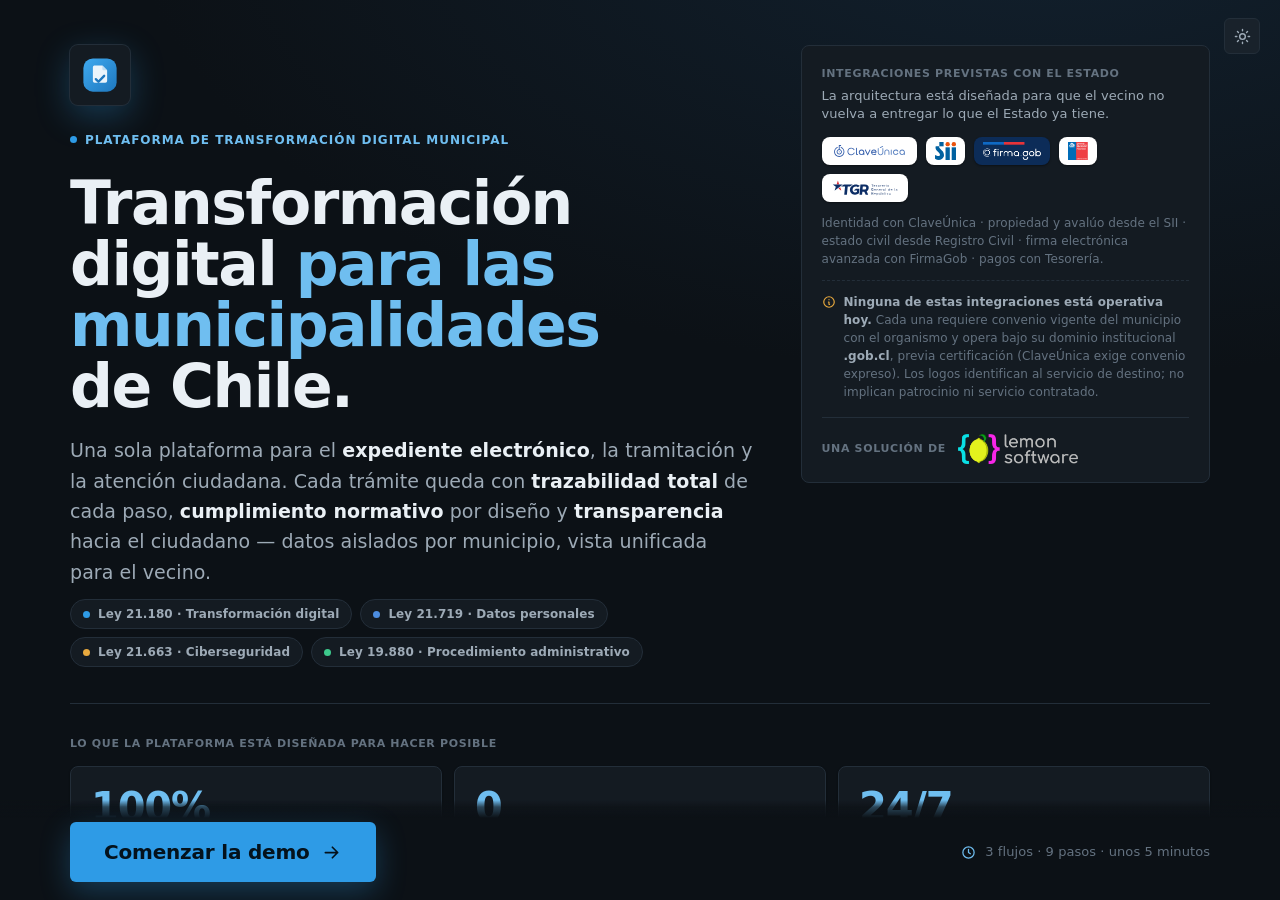
<file: index.html>
<!DOCTYPE html>
<html lang="es" data-theme="dark">
<head>
<meta charset="UTF-8">
<meta name="viewport" content="width=device-width, initial-scale=1, viewport-fit=cover">
<!-- El sitio es público (se comparte por link con municipios) pero NO se indexa: el
     robots.txt puede ignorarse si alguien enlaza la URL; este meta sí lo respeta Google. -->
<meta name="robots" content="noindex,nofollow">
<title>Expediente Municipal — Demo guiada</title>
<link rel="preload" href="tokens.css" as="style">
<link rel="stylesheet" href="tokens.css">
<style>
/* ============================================================
   Demo controlada — reproductor de 3 flujos acotado.
   Standalone: consume tokens.css (identidad "Sala de Control"),
   NO usa app.js (no queremos el shell). Los flujos SE EMBEBEN con
   ?embed=1&as=<rol> → app.js bloquea toda navegación de documento
   (no se puede saltar al resto del prototipo). Es una demo pequeña
   para mostrar a las municipalidades sin exponer todo el trabajo.
   ============================================================ */
*{box-sizing:border-box}
html,body{height:100%;margin:0}
body{background:radial-gradient(120% 90% at 82% -12%, #12212F 0%, var(--bg) 55%);color:var(--text-1);
  font-family:var(--font-ui);display:flex;flex-direction:column;overflow:hidden}
html[data-theme="light"] body{background:radial-gradient(120% 90% at 82% -12%, #E3EEF7 0%, var(--bg) 55%)}

/* ---- topbar ---- */
.top{flex-shrink:0;height:60px;display:flex;align-items:center;gap:14px;padding:0 20px;border-bottom:1px solid var(--border);background:var(--surface)}
.brand{display:flex;align-items:center;gap:10px;font-weight:700}
.brand img{height:26px;width:auto;display:block}
.brand .bt{display:flex;flex-direction:column;line-height:1.1}
.brand .bt b{font-size:var(--fs-14);letter-spacing:-.01em}
.brand .bt small{font-size:var(--fs-11);color:var(--text-3);font-weight:500}
.top .flag{width:22px;height:15px;border-radius:2px;overflow:hidden;box-shadow:0 0 0 1px var(--border-strong);display:inline-flex}
.top .spacer{flex:1}
.chip-demo{display:inline-flex;align-items:center;gap:7px;height:28px;padding:0 12px;border-radius:var(--r-pill);
  background:var(--brand-soft);color:var(--brand-ink);font-size:var(--fs-12);font-weight:700;border:1px solid var(--brand-line,var(--border-strong))}
.chip-demo .g{width:7px;height:7px;border-radius:50%;background:var(--brand)}
.homebtn{display:inline-flex;align-items:center;gap:8px;height:36px;padding:0 14px;border-radius:var(--r-2);
  border:1px solid var(--border);background:var(--surface-2);color:var(--text-1);font-family:inherit;font-size:var(--fs-13);font-weight:600;cursor:pointer;transition:.13s var(--ease)}
.homebtn:hover{border-color:var(--brand);color:var(--brand-ink)}
.homebtn svg{width:16px;height:16px;flex-shrink:0}
.tbtn{width:36px;height:36px;border-radius:var(--r-2);border:1px solid var(--border);background:var(--surface-2);color:var(--text-2);display:grid;place-items:center;cursor:pointer;transition:.13s var(--ease)}
.tbtn:hover{border-color:var(--brand);color:var(--brand-ink)}
.tbtn svg{width:17px;height:17px}
html[data-theme="dark"] .tbtn .i-sun{display:block}
html[data-theme="dark"] .tbtn .i-moon{display:none}
html[data-theme="light"] .tbtn .i-sun{display:none}
html[data-theme="light"] .tbtn .i-moon{display:block}

/* ---- roadmap de 3 flujos ---- */
.rail{flex-shrink:0;display:flex;align-items:stretch;gap:10px;padding:14px 20px 0;flex-wrap:wrap}
.rstep{flex:1;min-width:210px;display:flex;align-items:center;gap:12px;padding:12px 14px;border-radius:var(--r-3);
  border:1px solid var(--border);background:var(--surface);cursor:pointer;transition:.14s var(--ease);text-align:left}
.rstep:hover{border-color:var(--brand-line,var(--border-strong))}
.rstep.on{border-color:var(--brand);background:var(--brand-soft);box-shadow:var(--sh-sm)}
.rstep .n{display:grid;place-items:center;width:34px;height:34px;border-radius:50%;background:var(--surface-2);
  color:var(--text-3);font-weight:800;font-size:var(--fs-15);flex-shrink:0;transition:.14s var(--ease)}
.rstep.on .n{background:var(--brand);color:var(--text-on-brand)}
.rstep.done .n{background:var(--success-soft);color:var(--success)}
.rstep .rt{min-width:0}
.rstep .rt b{display:block;font-size:var(--fs-14);color:var(--text-1);letter-spacing:-.01em;line-height:1.2}
.rstep .rt span{display:block;font-size:var(--fs-11);color:var(--text-3);margin-top:2px}
.rstep .arw{color:var(--text-4,var(--text-3));flex-shrink:0}
.rail .sep{align-self:center;color:var(--text-4,var(--text-3));flex-shrink:0}
.rail .sep svg{width:16px;height:16px;display:block}

/* ---- reproductor (iframe interactivo acotado) ---- */
.stage{flex:1;min-height:0;display:flex;flex-direction:column;padding:14px 20px 18px}
.demo{flex:1;min-height:0;display:flex;flex-direction:column;border:1px solid var(--border-strong);
  border-radius:var(--r-4);overflow:hidden;box-shadow:var(--sh-lg);background:var(--bg-2)}
.demo-chrome{height:44px;display:flex;align-items:center;gap:10px;padding:0 12px;background:var(--surface-2);border-bottom:1px solid var(--border);flex-shrink:0}
.demo-chrome .dots{display:flex;gap:6px;flex-shrink:0}
.demo-chrome .dots i{width:10px;height:10px;border-radius:50%;background:var(--border-strong)}
.demo-chrome .url{flex:1;min-width:0;height:26px;border-radius:var(--r-1);background:var(--surface);border:1px solid var(--border);display:flex;align-items:center;gap:2px;padding:0 10px;font-size:var(--fs-11);color:var(--text-3);font-family:var(--font-mono);overflow:hidden;white-space:nowrap}
.demo-chrome .url .host{color:var(--text-2)}
.demo-live{flex-shrink:0;display:inline-flex;align-items:center;gap:6px;height:24px;padding:0 11px;border-radius:var(--r-pill);background:var(--success-soft);color:var(--success);font-size:var(--fs-11);font-weight:700;text-transform:uppercase;letter-spacing:.04em}
/* el descargo de integraciones vive en la portada, que se oculta al entrar al
   reproductor → aquí queda permanente, a la vista durante toda la demostración */
.demo-sim{flex-shrink:0;display:inline-flex;align-items:center;height:24px;padding:0 11px;border-radius:var(--r-pill);
  background:var(--warning-soft,var(--surface));color:var(--warning);font-size:var(--fs-11);font-weight:700;border:1px solid var(--border);cursor:help}
/* en móvil el aviso pesa más que la URL decorativa del chrome */
@media(max-width:720px){.demo-chrome .dots,.demo-chrome .url{display:none}.demo-sim{margin-left:auto}}
.demo-live .pulse{width:7px;height:7px;border-radius:50%;background:var(--success);box-shadow:0 0 0 0 var(--success);animation:demopulse 2s infinite}
@keyframes demopulse{0%{box-shadow:0 0 0 0 color-mix(in srgb,var(--success) 55%,transparent)}70%{box-shadow:0 0 0 6px transparent}100%{box-shadow:0 0 0 0 transparent}}
.demo-view{position:relative;flex:1;min-height:0;background:var(--bg)}
.demo-view iframe{width:100%;height:100%;border:0;display:block;background:var(--bg)}
.demo-view .ph{position:absolute;inset:0;display:grid;place-items:center;color:var(--text-3);font-size:var(--fs-13);pointer-events:none;transition:opacity .3s var(--ease)}
.demo-view.loaded .ph{opacity:0}
.demo-bar{display:flex;align-items:center;gap:12px;padding:11px 12px;background:var(--surface-2);border-top:1px solid var(--border);flex-shrink:0}
.demo-nav{flex-shrink:0;display:inline-flex;align-items:center;gap:6px;height:38px;padding:0 14px;border-radius:var(--r-2);border:1px solid var(--border);background:var(--surface);color:var(--text-1);font-family:inherit;font-size:var(--fs-13);font-weight:700;cursor:pointer;transition:.13s var(--ease)}
.demo-nav svg{width:16px;height:16px}
.demo-nav:hover:not(:disabled){border-color:var(--brand);color:var(--brand-ink)}
.demo-nav:disabled{opacity:.4;cursor:default}
.demo-nav.primary{background:var(--brand);border-color:var(--brand);color:var(--text-on-brand)}
.demo-nav.primary:hover{background:var(--brand-hover)}
.demo-steps{display:flex;gap:6px;flex-shrink:0}
.demo-steps i{width:8px;height:8px;border-radius:50%;background:var(--border-strong);transition:.2s var(--ease)}
.demo-steps i.on{background:var(--brand);width:22px;border-radius:var(--r-pill)}
.demo-steps i.done{background:var(--brand);opacity:.5}
.demo-note{flex:1;min-width:0;display:flex;flex-direction:column;line-height:1.28}
.demo-note .stp{font-size:9px;text-transform:uppercase;letter-spacing:.05em;color:var(--brand-ink);font-weight:700}
.demo-note #demoNote{font-size:var(--fs-13);color:var(--text-1);overflow:hidden;text-overflow:ellipsis;white-space:nowrap}

/* ---- intro (portada de la demo) ---- */
.intro{position:fixed;inset:0;z-index:50;display:flex;flex-direction:column;justify-content:safe center;align-items:center;overflow-y:auto;padding:clamp(32px,5vh,64px) clamp(20px,4vw,40px);
  /* Deja sitio a la barra de acción anclada: el final del contenido nunca queda debajo.
     Suma env(safe-area-inset-bottom) porque el dock TAMBIÉN la suma en su padding — sin
     esto, en un iPhone con barra de gestos (~34px) la holgura se consume entera y la
     última línea del bloque de alcance queda tapada sin forma de destaparla. */
  padding-bottom:calc(clamp(124px,15vh,140px) + env(safe-area-inset-bottom,0px));
  background:radial-gradient(120% 90% at 82% -12%, #12212F 0%, var(--bg) 60%)}
html[data-theme="light"] .intro{background:radial-gradient(120% 90% at 82% -12%, #E3EEF7 0%, var(--bg) 60%)}
.intro.hide{display:none}
/* el topbar queda inerte bajo la portada → el tema necesita su propio control aquí */
.introtheme{position:absolute;top:18px;right:20px;z-index:2}
.icard{max-width:1140px;width:100%;margin:auto 0}
/* fila superior: discurso a la izquierda, integraciones + co-marca a la derecha */
.icard .hero{display:grid;grid-template-columns:minmax(0,1.25fr) minmax(0,.75fr);gap:clamp(28px,4vw,48px);align-items:start}
@media(max-width:960px){.icard .hero{grid-template-columns:1fr;gap:26px}}
.icard .iso{display:grid;place-items:center;width:60px;height:60px;border-radius:var(--r-3);margin-bottom:24px;
  background:var(--surface);box-shadow:0 0 0 1px var(--border),0 10px 34px var(--brand-glow)}
.icard .iso img{width:38px;height:38px;display:block}
.icard .eyebrow{display:inline-flex;align-items:center;gap:8px;font-size:var(--fs-12);font-weight:700;text-transform:uppercase;letter-spacing:.08em;color:var(--brand-ink)}
.icard .eyebrow .g{width:7px;height:7px;border-radius:50%;background:var(--brand);display:inline-block;flex-shrink:0}
/* escala editorial: el h1 es el salto de tamaño que hace de esto una portada, no un panel */
.icard h1{font-family:var(--font-ui);font-size:clamp(34px,5.6vw,60px);line-height:1.02;letter-spacing:-.025em;margin:18px 0 18px;text-wrap:balance}
.icard h1 .accent{color:var(--brand-ink)}
.icard .lead{font-size:clamp(16px,1.5vw,19px);color:var(--text-2);line-height:1.6;max-width:60ch}
.icard .lead b{color:var(--text-1);font-weight:600}
.icard .pillars{display:flex;flex-wrap:wrap;gap:9px;margin:20px 0 0}
.icard .pil{display:inline-flex;align-items:center;gap:8px;height:34px;padding:0 14px 0 12px;border-radius:var(--r-pill);
  border:1px solid var(--brand-line,var(--border-strong));background:var(--brand-soft);color:var(--brand-ink);font-size:var(--fs-13);font-weight:700}
.icard .pil svg{width:15px;height:15px;flex-shrink:0}
/* KPIs (patrón .statcard del deck) */
.icard .kpis{display:flex;flex-wrap:wrap;gap:12px;margin-top:14px}
.icard .kpi{flex:1;min-width:180px;padding:20px;border-radius:var(--r-3);border:1px solid var(--border);background:var(--surface)}
.icard .kpi .n{font-size:clamp(30px,3.6vw,40px);font-weight:700;letter-spacing:-.03em;color:var(--brand-ink);line-height:1;font-variant-numeric:tabular-nums}
.icard .kpi .t{font-size:var(--fs-13);color:var(--text-2);margin-top:9px;line-height:1.4;text-wrap:pretty}
/* Integraciones previstas con el Estado + co-marca (panel de la columna derecha) */
.icard .integ{padding:20px 20px 18px;border-radius:var(--r-3);border:1px solid var(--border);background:var(--surface)}
.icard .glbl{font-size:11px;text-transform:uppercase;letter-spacing:.06em;color:var(--text-3);font-weight:700;display:block;margin-bottom:4px}
.icard .gsub{display:block;font-size:var(--fs-13);color:var(--text-2);line-height:1.45;margin-bottom:13px}
.icard .glogos{display:flex;flex-wrap:wrap;align-items:center;gap:9px}
.icard .gnote{font-size:var(--fs-12);color:var(--text-3);margin-top:12px;line-height:1.5}
.icard .gdisc{display:flex;gap:8px;font-size:var(--fs-12);color:var(--text-3);line-height:1.5;margin-top:12px;padding-top:12px;border-top:1px dashed var(--border)}
.icard .gdisc svg{width:14px;height:14px;flex-shrink:0;margin-top:2px;color:var(--warning)}
.icard .gdisc b{color:var(--text-2);font-weight:700}
.icard .cobrand{display:flex;flex-wrap:wrap;align-items:center;gap:12px;margin-top:16px;padding-top:16px;border-top:1px solid var(--border)}
.icard .cobrand .cb-lbl{font-size:11px;text-transform:uppercase;letter-spacing:.06em;color:var(--text-3);font-weight:700}
.icard .cobrand img{height:30px;width:auto;display:block}
/* Alcance: esta demo es solo una porción */
.icard .scope{padding:20px 22px;border-radius:var(--r-3);border:1px solid var(--border);
  border-left:3px solid var(--brand);background:var(--surface)}
.icard .scope > b{display:block;font-size:var(--fs-15);color:var(--text-1);margin-bottom:8px;letter-spacing:-.01em}
.icard .scope p b{color:var(--text-1);font-weight:700}
.icard .scope p{font-size:var(--fs-13);color:var(--text-2);line-height:1.55}
/* el aviso de acotamiento vive aquí (antes duplicado bajo el CTA) */
.icard .scope .scnote{display:flex;gap:8px;align-items:flex-start;margin-top:14px;padding-top:14px;
  border-top:1px dashed var(--border);color:var(--text-3);font-size:var(--fs-12)}
.icard .scope .scnote svg{width:14px;height:14px;flex-shrink:0;margin-top:2px}
.icard .laws{display:flex;flex-wrap:wrap;gap:8px;margin-top:12px}
.icard .law{display:inline-flex;align-items:center;gap:8px;height:30px;padding:0 12px;border-radius:var(--r-pill);
  border:1px solid var(--border);background:var(--surface);color:var(--text-2);font-size:var(--fs-12);font-weight:600}
.icard .law .d{width:7px;height:7px;border-radius:50%;flex-shrink:0}
/* banda de KPIs a ancho completo, entre el hero y la fila inferior */
.icard .band{margin-top:clamp(28px,4vh,44px);padding-top:clamp(24px,3.5vh,36px);border-top:1px solid var(--border)}
/* fila inferior: qué verás en la demo (izq) · qué queda fuera (der) */
.icard .bottom{display:grid;grid-template-columns:minmax(0,1.25fr) minmax(0,.75fr);gap:clamp(28px,4vw,48px);align-items:start;
  margin-top:clamp(28px,4vh,44px);padding-top:clamp(24px,3.5vh,36px);border-top:1px solid var(--border)}
@media(max-width:960px){.icard .bottom{grid-template-columns:1fr;gap:24px}}
.icard .seclbl{font-size:11px;text-transform:uppercase;letter-spacing:.06em;color:var(--text-3);font-weight:700;margin:0 0 12px;display:block}
.icard .three{display:grid;grid-template-columns:repeat(3,1fr);gap:12px;margin:0 0 22px}
.icard .three .c{padding:16px;border-radius:var(--r-3);border:1px solid var(--border);background:var(--surface)}
.icard .three .c .n{display:grid;place-items:center;width:30px;height:30px;border-radius:50%;background:var(--brand-soft);color:var(--brand-ink);font-weight:800;font-size:var(--fs-14);margin-bottom:10px}
.icard .three .c b{display:block;font-size:var(--fs-14);letter-spacing:-.01em}
.icard .three .c span{display:block;font-size:var(--fs-12);color:var(--text-3);margin-top:4px;line-height:1.4}
.startbtn{display:inline-flex;align-items:center;justify-content:center;gap:11px;height:60px;padding:0 34px;border-radius:var(--r-2);border:0;
  background:var(--brand);color:var(--text-on-brand);font-family:inherit;font-size:var(--fs-20);font-weight:700;letter-spacing:-.01em;
  cursor:pointer;transition:.14s var(--ease);box-shadow:0 10px 30px var(--brand-glow)}
.startbtn:hover{background:var(--brand-hover);box-shadow:0 12px 34px var(--brand-glow)}
.startbtn:active{transform:scale(.97)}
.startbtn svg{width:21px;height:21px;flex-shrink:0}

/* ---- barra de acción anclada: el CTA de la portada NUNCA queda bajo el pliegue ----
   Vive dentro de .intro, así que se oculta con ella (.intro.hide{display:none}) sin
   lógica extra; position:fixed la mantiene a la vista mientras la portada scrollea. */
/* sin borde: una línea dura cortaría a media altura las tarjetas que pasan por detrás;
   el degradado disuelve el contenido y deja el CTA sobre fondo sólido y legible. */
.introdock{position:fixed;left:0;right:0;bottom:0;z-index:3;padding:22px clamp(20px,4vw,40px) calc(18px + env(safe-area-inset-bottom,0px));
  /* fondo sólido primero: si el motor no entiende color-mix() (Chrome/Edge <111, Safari
     <16.2) descarta la declaración ENTERA, no solo esa parada — y el CTA quedaría flotando
     sobre el texto. El navegador moderno se queda con la segunda; el antiguo, con el sólido. */
  background:var(--bg);
  /* La banda de fundido es CORTA (sólido hasta 82%): un degradado largo deja el texto de
     las tarjetas de KPI "medio legible" al pasar por detrás — peor que ocultarlo. Aquí
     funde fondo, no información. */
  background:linear-gradient(to top,var(--bg) 82%,color-mix(in srgb,var(--bg) 70%,transparent) 93%,transparent)}
.introdock .in{max-width:1140px;margin:0 auto;display:flex;align-items:center;justify-content:space-between;gap:18px;flex-wrap:wrap}
.introdock .meta{display:flex;align-items:center;gap:9px;font-size:var(--fs-13);color:var(--text-3);min-width:0}
.introdock .meta svg{width:15px;height:15px;flex-shrink:0;color:var(--brand-ink)}
@media(max-width:720px){
  .introdock .in{gap:10px}
  .introdock .startbtn{flex:1 1 100%;height:56px;font-size:var(--fs-16);padding:0 22px}
  .introdock .meta{flex:1 1 100%;justify-content:center;font-size:var(--fs-12)}
}

/* ---- tour: interruptor de resaltado en la barra del reproductor ---- */
.hintbtn{flex-shrink:0;display:inline-flex;align-items:center;gap:7px;height:34px;padding:0 12px;border-radius:var(--r-pill);
  border:1px solid var(--border);background:var(--surface);color:var(--text-2);font-family:inherit;font-size:var(--fs-12);font-weight:700;cursor:pointer;transition:.13s var(--ease)}
.hintbtn svg{width:15px;height:15px;flex-shrink:0}
.hintbtn:hover{border-color:var(--brand-line,var(--border-strong));color:var(--text-1)}
.hintbtn[aria-pressed="true"]{background:var(--brand-soft);border-color:var(--brand);color:var(--brand-ink)}

/* ---- foco visible (navegación por teclado en la presentación) ----
   Refuerza el :focus-visible global de tokens.css sobre los controles propios de
   esta pantalla. NOTA para quien audite: en un navegador automatizado sin foco de
   ventana (document.hasFocus()===false) NINGÚN selector :focus/:focus-visible
   matchea, así que las herramientas reportan "sin indicador de foco" en falso. */
.rstep:focus-visible,.demo-nav:focus-visible,.startbtn:focus-visible,.homebtn:focus-visible,.tbtn:focus-visible,.hintbtn:focus-visible{
  outline:2px solid var(--brand);outline-offset:2px}

@media(max-width:720px){
  .hintbtn span{position:absolute;width:1px;height:1px;overflow:hidden;clip:rect(0 0 0 0)}
  .hintbtn{padding:0;width:34px;justify-content:center}
  .icard .three{grid-template-columns:1fr}
  .rail .sep{display:none}
  .rstep{min-width:100%}
  .demo-note{display:none}
}
@media(max-width:560px){
  .top{gap:8px;padding:0 12px}
  .brand .bt small{display:none}
  .homebtn span{position:absolute;width:1px;height:1px;overflow:hidden;clip:rect(0 0 0 0)}
  .homebtn{padding:0;width:36px;justify-content:center}
  .chip-demo span:not(.g){position:absolute;width:1px;height:1px;overflow:hidden;clip:rect(0 0 0 0)}
  .chip-demo{padding:0;width:28px;justify-content:center}
}
</style>
</head>
<body>

<!-- Portada / intro -->
<div class="intro" id="intro">
  <button class="tbtn introtheme" id="themeBtn2" title="Cambiar tema" aria-label="Cambiar tema">
    <svg class="i-sun" viewBox="0 0 24 24" fill="none" stroke="currentColor" stroke-width="2" stroke-linecap="round" stroke-linejoin="round"><circle cx="12" cy="12" r="4"/><path d="M12 2v2M12 20v2M4.9 4.9l1.4 1.4M17.7 17.7l1.4 1.4M2 12h2M20 12h2M4.9 19.1l1.4-1.4M17.7 6.3l1.4-1.4"/></svg>
    <svg class="i-moon" viewBox="0 0 24 24" fill="none" stroke="currentColor" stroke-width="2" stroke-linecap="round" stroke-linejoin="round"><path d="M21 12.8A9 9 0 1 1 11.2 3a7 7 0 0 0 9.8 9.8z"/></svg>
  </button>
  <div class="icard">
    <div class="hero">
      <div>
        <span class="iso"><img src="assets/brand/isotipo.svg" alt="Expediente Municipal"></span>
        <div class="eyebrow"><span class="g"></span> Plataforma de transformación digital municipal</div>
        <!-- 345, no 346: Chile tiene 346 COMUNAS pero 345 MUNICIPALIDADES — la de Cabo de
             Hornos administra dos comunas (Cabo de Hornos y Antártica). Y "para las", no
             "de las": describe el mandato de la Ley 21.180 sobre todo el país, no la
             cartera de clientes de Lemon. -->
        <h1>Transformación digital <span class="accent">para las municipalidades</span> de Chile.</h1>
        <p class="lead">Una sola plataforma para el <b>expediente electrónico</b>, la tramitación y la atención ciudadana. Cada trámite queda con <b>trazabilidad total</b> de cada paso, <b>cumplimiento normativo</b> por diseño y <b>transparencia</b> hacia el ciudadano — datos aislados por municipio, vista unificada para el vecino.</p>

        <div class="laws" aria-label="Marco legal">
          <span class="law"><span class="d" style="background:var(--brand)"></span>Ley 21.180 · Transformación digital</span>
          <span class="law"><span class="d" style="background:var(--info)"></span>Ley 21.719 · Datos personales</span>
          <span class="law"><span class="d" style="background:var(--warning)"></span>Ley 21.663 · Ciberseguridad</span>
          <span class="law"><span class="d" style="background:var(--success)"></span>Ley 19.880 · Procedimiento administrativo</span>
        </div>
      </div>

      <div class="integ">
        <span class="glbl">Integraciones previstas con el Estado</span>
        <span class="gsub">La arquitectura está diseñada para que el vecino no vuelva a entregar lo que el Estado ya tiene.</span>
        <div class="glogos">
          <span class="gplate sm"><img src="assets/gob/oficial-claveunica.svg" alt="ClaveÚnica"></span>
          <span class="gplate sm"><img src="assets/gob/oficial-sii.svg" alt="Servicio de Impuestos Internos"></span>
          <span class="gplate sm dk"><img src="assets/gob/oficial-firmagob.png" alt="FirmaGob"></span>
          <span class="gplate sm"><img src="assets/gob/oficial-registrocivil.png" alt="Registro Civil"></span>
          <span class="gplate sm"><img src="assets/gob/oficial-tesoreria.svg" alt="Tesorería General de la República"></span>
        </div>
        <p class="gnote">Identidad con ClaveÚnica · propiedad y avalúo desde el SII · estado civil desde Registro Civil · firma electrónica avanzada con FirmaGob · pagos con Tesorería.</p>
        <p class="gdisc">
          <svg viewBox="0 0 24 24" fill="none" stroke="currentColor" stroke-width="2" stroke-linecap="round" stroke-linejoin="round"><circle cx="12" cy="12" r="9"/><path d="M12 8h.01M11 12h1v4h1"/></svg>
          <span><b>Ninguna de estas integraciones está operativa hoy.</b> Cada una requiere convenio vigente del municipio con el organismo y opera bajo su dominio institucional <b>.gob.cl</b>, previa certificación (ClaveÚnica exige convenio expreso). Los logos identifican al servicio de destino; no implican patrocinio ni servicio contratado.</span>
        </p>
        <div class="cobrand">
          <span class="cb-lbl">Una solución de</span>
          <img src="assets/brand/lemon-software.png" alt="Lemon Software">
        </div>
      </div>
    </div>

    <div class="band">
      <span class="seclbl">Lo que la plataforma está diseñada para hacer posible</span>
      <div class="kpis">
        <div class="kpi"><div class="n">100%</div><div class="t">Trámite digital de punta a punta, sin papel</div></div>
        <div class="kpi"><div class="n">0</div><div class="t">Documentos que el vecino reingresa — once-only con el Estado</div></div>
        <div class="kpi"><div class="n">24/7</div><div class="t">Portal ciudadano disponible, sin ir al municipio</div></div>
      </div>
    </div>

    <div class="bottom">
      <div>
        <span class="seclbl">En esta demo verás el permiso de edificación, de principio a fin</span>
        <div class="three">
          <div class="c"><div class="n">1</div><b>El municipio lo construye</b><span>Un configurador municipal arma el trámite sin programar.</span></div>
          <div class="c"><div class="n">2</div><b>El ciudadano lo presenta</b><span>Hace el trámite completo y lo sigue en su bandeja de entrada.</span></div>
          <div class="c"><div class="n">3</div><b>La DOM lo gestiona</b><span>Un funcionario lo recibe, revisa y resuelve con doble firma.</span></div>
        </div>
      </div>

      <div class="scope">
        <b>Esto es una muestra acotada: la plataforma completa es mucho más.</b>
        <p>Verás <b>un</b> trámite (permiso de edificación) en <b>tres</b> de los diez roles del sistema. Gran parte del resto de la operación municipal ya está diseñada y prototipada como pantallas — y se recorre en una <b>sesión guiada con nuestro equipo</b>.</p>
        <p class="scnote">
          <svg viewBox="0 0 24 24" fill="none" stroke="currentColor" stroke-width="2" stroke-linecap="round" stroke-linejoin="round"><path d="M12 22s8-4 8-10V5l-8-3-8 3v7c0 6 8 10 8 10z"/></svg>
          <span>El recorrido está acotado a este flujo.</span>
        </p>
      </div>
    </div>
  </div>

  <!-- barra de acción anclada: el CTA principal siempre a la vista, sin scroll -->
  <div class="introdock">
    <div class="in">
      <button class="startbtn" id="startBtn">Comenzar la demo
        <svg viewBox="0 0 24 24" fill="none" stroke="currentColor" stroke-width="2" stroke-linecap="round" stroke-linejoin="round"><path d="M5 12h14M13 6l6 6-6 6"/></svg>
      </button>
      <span class="meta">
        <svg viewBox="0 0 24 24" fill="none" stroke="currentColor" stroke-width="2" stroke-linecap="round" stroke-linejoin="round"><circle cx="12" cy="12" r="9"/><path d="M12 7v5l3 2"/></svg>
        3 flujos · 9 pasos · unos 5 minutos
      </span>
    </div>
  </div>
</div>

<!-- Topbar -->
<div class="top">
  <div class="brand">
    <img src="assets/brand/lemon-software.png" alt="Lemon Software">
    <span class="flag"><svg viewBox="0 0 22 15" width="22" height="15" xmlns="http://www.w3.org/2000/svg"><rect width="22" height="15" fill="#fff"/><rect width="22" height="7.5" y="7.5" fill="#D52B1E"/><rect width="8.25" height="7.5" fill="#0039A6"/><path fill="#fff" d="M4.125 1.6l.86 2.02 2.19.17-1.67 1.42.53 2.13-1.91-1.16-1.9 1.16.52-2.13-1.66-1.42 2.19-.17z"/></svg></span>
    <div class="bt"><b>Expediente Municipal</b><small>Demo · Permiso de edificación</small></div>
  </div>
  <div class="spacer"></div>
  <button class="homebtn" id="backHome" title="Volver a la portada (Esc)">
    <svg viewBox="0 0 24 24" fill="none" stroke="currentColor" stroke-width="2" stroke-linecap="round" stroke-linejoin="round"><path d="M3 11l9-8 9 8"/><path d="M5 9.5V20a1 1 0 0 0 1 1h12a1 1 0 0 0 1-1V9.5"/></svg>
    <span>Volver a la portada</span>
  </button>
  <span class="chip-demo"><span class="g"></span><span>Demo controlada</span></span>
  <button class="tbtn" id="themeBtn" title="Cambiar tema" aria-label="Cambiar tema">
    <svg class="i-sun" viewBox="0 0 24 24" fill="none" stroke="currentColor" stroke-width="2" stroke-linecap="round" stroke-linejoin="round"><circle cx="12" cy="12" r="4"/><path d="M12 2v2M12 20v2M4.9 4.9l1.4 1.4M17.7 17.7l1.4 1.4M2 12h2M20 12h2M4.9 19.1l1.4-1.4M17.7 6.3l1.4-1.4"/></svg>
    <svg class="i-moon" viewBox="0 0 24 24" fill="none" stroke="currentColor" stroke-width="2" stroke-linecap="round" stroke-linejoin="round"><path d="M21 12.8A9 9 0 1 1 11.2 3a7 7 0 0 0 9.8 9.8z"/></svg>
  </button>
</div>

<!-- Roadmap de 3 flujos -->
<div class="rail" id="rail">
  <button class="rstep on" data-flow="config">
    <span class="n">1</span>
    <span class="rt"><b>El municipio configura</b><span>Configurador municipal</span></span>
    <span class="arw"><svg viewBox="0 0 24 24" width="16" height="16" fill="none" stroke="currentColor" stroke-width="2" stroke-linecap="round" stroke-linejoin="round"><path d="M9 18l6-6-6-6"/></svg></span>
  </button>
  <span class="sep"><svg viewBox="0 0 24 24" fill="none" stroke="currentColor" stroke-width="2" stroke-linecap="round" stroke-linejoin="round"><path d="M5 12h14"/></svg></span>
  <button class="rstep" data-flow="ciudadano">
    <span class="n">2</span>
    <span class="rt"><b>El ciudadano lo presenta</b><span>Trámite + bandeja de entrada</span></span>
    <span class="arw"><svg viewBox="0 0 24 24" width="16" height="16" fill="none" stroke="currentColor" stroke-width="2" stroke-linecap="round" stroke-linejoin="round"><path d="M9 18l6-6-6-6"/></svg></span>
  </button>
  <span class="sep"><svg viewBox="0 0 24 24" fill="none" stroke="currentColor" stroke-width="2" stroke-linecap="round" stroke-linejoin="round"><path d="M5 12h14"/></svg></span>
  <button class="rstep" data-flow="funcionario">
    <span class="n">3</span>
    <span class="rt"><b>La DOM lo gestiona</b><span>Funcionario · four-eyes</span></span>
    <span class="arw" style="visibility:hidden"><svg viewBox="0 0 24 24" width="16" height="16"></svg></span>
  </button>
</div>

<!-- Reproductor -->
<div class="stage">
  <div class="demo">
    <div class="demo-chrome">
      <div class="dots"><i></i><i></i><i></i></div>
      <div class="url"><span class="host">expediente.muni.cl</span><span id="demoUrl">/config/tipos-de-tramite</span></div>
      <span class="demo-live"><span class="pulse"></span>Interactivo</span>
      <span class="demo-sim" title="ClaveÚnica, SII, FirmaGob, Registro Civil y Tesorería aparecen simulados: ninguna integración está operativa.">Integraciones simuladas</span>
    </div>
    <div class="demo-view">
      <div class="ph" id="demoPh">Cargando el flujo…</div>
      <!-- NO se usa sandbox: el tour necesita allow-same-origin para dirigir el
           resaltado, y con allow-scripts el propio navegador advierte que ese
           sandbox puede eludirse — sería una garantía falsa. El acotamiento se
           hace en app.js (click + auxclick + contextmenu sobre enlaces). Es un
           acotamiento de PRESENTACIÓN, no una frontera de seguridad. -->
      <iframe id="demoFrame" title="Flujo del producto en vivo" loading="lazy"></iframe>
    </div>
    <div class="demo-bar">
      <button class="demo-nav" id="demoPrev" aria-label="Paso anterior">
        <svg viewBox="0 0 24 24" fill="none" stroke="currentColor" stroke-width="2.2" stroke-linecap="round" stroke-linejoin="round"><path d="M15 18l-6-6 6-6"/></svg>
        Atrás
      </button>
      <div class="demo-steps" id="demoSteps"></div>
      <div class="demo-note"><span class="stp" id="demoStepLbl">Paso 1 de 2</span><span id="demoNote"></span></div>
      <button class="hintbtn" id="hintBtn" aria-pressed="true" title="Mostrar u ocultar el resaltado del paso">
        <svg viewBox="0 0 24 24" fill="none" stroke="currentColor" stroke-width="2" stroke-linecap="round" stroke-linejoin="round"><path d="M9 11V6a2 2 0 114 0v5m0 0V4a2 2 0 114 0v7m0 0V7a2 2 0 114 0v9a6 6 0 01-6 6h-2a6 6 0 01-5.5-3.6L5 15a2 2 0 013.3-2.3L10 14"/></svg>
        <span>Guía</span>
      </button>
      <button class="demo-nav next primary" id="demoNext">Siguiente
        <svg viewBox="0 0 24 24" fill="none" stroke="currentColor" stroke-width="2.2" stroke-linecap="round" stroke-linejoin="round"><path d="M9 18l6-6-6-6"/></svg>
      </button>
    </div>
  </div>
</div>

<script>
(function(){
  /* tema compartido con el resto del prototipo (fvTheme) */
  var root = document.documentElement;
  try{ var t = localStorage.getItem('fvTheme'); if(t) root.setAttribute('data-theme', t); }catch(e){}
  function toggleTheme(){
    var n = root.getAttribute('data-theme')==='dark' ? 'light' : 'dark';
    root.setAttribute('data-theme', n);
    try{ localStorage.setItem('fvTheme', n); }catch(e){}
  }
  document.getElementById('themeBtn').addEventListener('click', toggleTheme);
  document.getElementById('themeBtn2').addEventListener('click', toggleTheme);

  /* reproductor de 3 flujos guiados — cada paso embebe la pantalla REAL con
     ?embed=1&as=<rol>; app.js bloquea toda navegación de documento dentro del
     iframe → el espectador no puede salir de este flujo. */
  /* tip = selector DENTRO del iframe que se resalta con el anillo pulsante
     (motor .fv-jhl de app.js, expuesto como fvHighlight); tag = rótulo del anillo. */
  var FLOWS = {
    config: [
      {src:'tipos.html?embed=1&as=config',      url:'/config/tipos-de-tramite', note:'El municipio ve su catálogo de trámites y crea el Permiso de edificación — sin programar.',
       tip:'.btn-primary[href="constructor.html"]', tag:'Crea el trámite aquí'},
      {src:'constructor.html?embed=1&as=config', url:'/config/constructor',      note:'Arma requisitos, formulario y flujo de aprobación. El núcleo legal viene fijo y bloqueado.',
       tip:'.cn-sec[data-s="form"]', tag:'Configura el formulario'}
    ],
    ciudadano: [
      {src:'catalogo.html?embed=1&as=ciudadano',    url:'/tramites-en-linea',    note:'El vecino busca el Permiso de edificación en el catálogo en línea.',
       tip:'.tcard', tag:'Elige el trámite'},
      {src:'ficha.html?embed=1&as=ciudadano',       url:'/tramite/requisitos',   note:'Revisa requisitos, costo y plazo antes de empezar.',
       tip:'.aside .btn-primary', tag:'Inicia el trámite'},
      {src:'nuevo.html?embed=1&as=ciudadano',       url:'/tramite/nuevo',        note:'Completa el formulario con ClaveÚnica — puedes probarlo aquí mismo.',
       tip:['#fvcNext','#nextBtn'], tag:'Completa y avanza'},
      {src:'comprobante.html?embed=1&as=ciudadano', url:'/tramite/comprobante',  note:'Recibe su comprobante con IUIe y sello de tiempo (SHOA).',
       tip:'#doc', tag:'Mira el IUIe y el sello'},
      {src:'ciudadano.html?embed=1&as=ciudadano',   url:'/mis-tramites',         note:'Y lo sigue en su bandeja de entrada: estado, avisos y respuestas al municipio.',
       tip:'.tram', tag:'Sigue tu trámite'}
    ],
    funcionario: [
      {src:'bandeja.html?embed=1&as=funcionario',    url:'/dom/bandeja',    note:'El trámite del ciudadano entra a la bandeja de la Dirección de Obras.',
       // la fila del expediente que presentó la ciudadana, no la primera de la lista
       tip:['.trow[href*="004826"]','.trow'], tag:'Abre el expediente'},
      {src:'expediente.html?id=004826&embed=1&as=funcionario', url:'/dom/expediente', note:'Revisa documentos y trazabilidad, y resuelve con doble firma (four-eyes).',
       tip:'.btn-primary', tag:'Resuelve con doble firma'}
    ]
  };
  var order = ['config','ciudadano','funcionario'];
  var curFlow = 'config', curStep = 0, started = false, finished = false;

  var frame  = document.getElementById('demoFrame');
  var view   = frame.closest('.demo-view');
  var urlEl  = document.getElementById('demoUrl');
  var noteEl = document.getElementById('demoNote');
  var stepLbl= document.getElementById('demoStepLbl');
  var prevB  = document.getElementById('demoPrev');
  var nextB  = document.getElementById('demoNext');
  var stepsEl= document.getElementById('demoSteps');
  var rail   = document.getElementById('rail');
  var hintBtn= document.getElementById('hintBtn');
  function steps(){ return FLOWS[curFlow]; }

  /* ---- tour guiado: el anillo "haz clic aquí" DENTRO de la pantalla embebida ----
     app.js expone fvHighlight/fvClearHighlight; el iframe es del mismo origen, así
     que el reproductor dirige el resaltado del paso actual sin tocar cada pantalla. */
  var hintOn = true, hintTmr = null, armed = null;
  /* Varios objetivos del tour son <a href> a otra pantalla, y el aislamiento de
     embed cancela toda navegación de documento: el clic señalado moriría en
     silencio (en una demo eso se lee como producto roto). Aquí el clic sobre el
     elemento resaltado avanza el paso del reproductor, que es a donde ese enlace
     llevaría de todos modos. */
  function disarm(){
    if(armed){ try{ armed.w.removeEventListener('click', armed.fn, true); }catch(e){} armed = null; }
  }
  function armTarget(w, sel){
    disarm();
    var el; try{ el = w.document.querySelector(sel); }catch(e){ return; }
    if(!el) return;
    /* SOLO si el objetivo es un enlace real: ese es el único clic que el
       aislamiento de embed cancela y que hay que "puentear" avanzando el paso.
       Un <button> del propio contenido (cambiar de sección en el constructor,
       avanzar el formulario del ciudadano) SÍ hace su trabajo dentro de la
       pantalla — puentearlo saltaba de flujo mientras el espectador exploraba. */
    var a = el.closest ? (el.closest('a[href]') || el.querySelector('a[href]')) : null;
    if(!a) return;
    var href = a.getAttribute('href') || '';
    if(!href || href.charAt(0) === '#' || /^javascript:/i.test(href)) return;
    // en window y en captura: el interceptor de embed vive en document y hace
    // stopPropagation, así que este listener tiene que correr antes que él
    var fn = function(ev){
      // el clic tiene que ir al enlace resaltado, no a cualquier parte de la sección
      var t = ev.target && ev.target.closest ? ev.target.closest('a[href]') : null;
      if(t === a && el.contains(ev.target)) setTimeout(function(){ nextB.click(); }, 90);
    };
    w.addEventListener('click', fn, true);
    armed = {w:w, fn:fn};
  }

  function applyHint(){
    clearTimeout(hintTmr); disarm();
    var s = steps();
    if(!s || !s[curStep]) return;
    var tip = s[curStep].tip, tag = s[curStep].tag;
    // app.js se ejecuta al final del body y monta el shell: damos un respiro al layout
    hintTmr = setTimeout(function(){
      try{
        var w = frame.contentWindow;
        if(!w || typeof w.fvHighlight !== 'function') return;
        if(!hintOn || !tip){ w.fvClearHighlight(); return; }
        // varios selectores = fallback: se toma el primero que exista Y sea visible
        var list = [].concat(tip);
        for(var i=0;i<list.length;i++){
          if(w.fvHighlight(list[i], tag)){ armTarget(w, list[i]); return; }
        }
      }catch(e){ /* iframe aún no listo o cross-origin: el tour es un extra, nunca rompe la demo */ }
    }, 320);
  }
  hintBtn.addEventListener('click', function(){
    hintOn = !hintOn;
    hintBtn.setAttribute('aria-pressed', hintOn ? 'true' : 'false');
    applyHint();
  });

  /* El contenido embebido es interactivo: en cuanto el presentador hace clic
     dentro, el foco vive en el iframe y las teclas dejan de llegar al padre —
     se quedaba sin control de teclado justo mientras demuestra. Se reenvían
     las teclas del recorrido desde el documento embebido. */
  function bindFrameKeys(){
    try{
      var d = frame.contentDocument; if(!d) return;
      d.addEventListener('keydown', onKey, true);
    }catch(e){}
  }
  function onKey(e){
    if(!started || !intro.classList.contains('hide')) return;
    var t = e.target, tag = t && t.tagName;
    // nunca secuestrar la escritura en un campo de la pantalla embebida
    if(tag==='INPUT' || tag==='TEXTAREA' || tag==='SELECT' || (t && t.isContentEditable)) return;
    if(e.key==='ArrowRight'){ e.preventDefault(); nextB.click(); }
    else if(e.key==='ArrowLeft'){ e.preventDefault(); prevB.click(); }
    else if(e.key==='Escape'){ e.preventDefault(); showIntro(true); }
  }

  frame.addEventListener('load', function(){
    if(frame.getAttribute('src')) view.classList.add('loaded');
    applyHint();
    bindFrameKeys();
  });

  function loadStep(){
    var s = steps()[curStep];
    view.classList.remove('loaded');
    frame.src = s.src;
    urlEl.textContent = s.url;
    noteEl.textContent = s.note;
    stepLbl.textContent = 'Paso ' + (curStep+1) + ' de ' + steps().length;
    prevB.disabled = (curStep===0 && order.indexOf(curFlow)===0);
    var last = (curStep===steps().length-1);
    var lastFlow = (order.indexOf(curFlow)===order.length-1);
    var lbl = last ? (lastFlow ? 'Terminar' : 'Siguiente flujo') : 'Siguiente';
    nextB.childNodes[0].nodeValue = lbl + ' ';
    stepsEl.innerHTML = steps().map(function(_,idx){ return '<i class="'+(idx===curStep?'on':(idx<curStep?'done':''))+'"></i>'; }).join('');
    // roadmap: marca actual / completados
    var fi = order.indexOf(curFlow);
    Array.prototype.forEach.call(rail.querySelectorAll('.rstep'), function(b){
      var bf = b.getAttribute('data-flow'), bi = order.indexOf(bf);
      b.classList.toggle('on', bf===curFlow);
      b.classList.toggle('done', bi<fi);
    });
  }
  function setFlow(f){ curFlow = f; curStep = 0; started = true; loadStep(); }

  rail.addEventListener('click', function(e){ var t = e.target.closest('.rstep'); if(!t) return; setFlow(t.getAttribute('data-flow')); });
  prevB.addEventListener('click', function(){
    if(curStep>0){ curStep--; loadStep(); }
    else { var idx = order.indexOf(curFlow); if(idx>0){ curFlow = order[idx-1]; curStep = FLOWS[curFlow].length-1; loadStep(); } }
  });
  nextB.addEventListener('click', function(){
    if(curStep < steps().length-1){ curStep++; loadStep(); }
    else { var idx = order.indexOf(curFlow);
      if(idx < order.length-1){ setFlow(order[idx+1]); }
      // fin del recorrido: vuelve a la portada Y reinicia en el flujo 1 → el CTA
      // debe decirlo ("Volver a ver"), no prometer que continúa donde iba.
      else { finished = true; setFlow('config'); showIntro(true); }
    }
  });

  /* intro → arranca (o retoma) el reproductor */
  var intro = document.getElementById('intro');
  var startBtn = document.getElementById('startBtn');
  var startLbl = startBtn.childNodes[0];
  var homeBtn = document.getElementById('backHome');
  var behind  = [document.querySelector('.top'), rail, document.querySelector('.stage')];
  function showIntro(on){
    intro.classList.toggle('hide', !on);
    // el botón de retorno solo tiene sentido con la portada oculta
    homeBtn.style.display = on ? 'none' : '';
    // el CTA dice la verdad: reinicia · retoma donde iba · repite el recorrido
    startLbl.nodeValue = finished ? 'Volver a ver la demo ' : (started ? 'Continuar la demo ' : 'Comenzar la demo ');
    // con la portada encima, nada detrás debe ser alcanzable por Tab
    behind.forEach(function(el){ if(el){ if(on) el.setAttribute('inert',''); else el.removeAttribute('inert'); } });
    // el resaltado pendiente NO debe montarse tras volver a la portada
    // `inert` NO cruza al documento anidado: si se volvió con Esc teniendo el foco
    // DENTRO del iframe, el foco seguiría viviendo en una pantalla ya invisible y el
    // siguiente Tab recorrería sus controles a ciegas → se trae al CTA de la portada.
    if(on){ clearTimeout(hintTmr); disarm(); intro.scrollTop = 0; try{ frame.contentWindow.fvClearHighlight(); }catch(e){} if(started) startBtn.focus({preventScroll:true}); }
    else applyHint();
  }
  startBtn.addEventListener('click', function(){
    finished = false;
    showIntro(false);
    if(!started){ started = true; loadStep(); }
  });
  // "Volver a la portada": disponible en CUALQUIER paso de los 3 flujos.
  // Conserva curFlow/curStep (el iframe no se recarga) → al continuar, retoma donde iba.
  homeBtn.addEventListener('click', function(){ showIntro(true); });
  showIntro(true);

  /* teclado: ← → navegan pasos · Esc vuelve a la portada (mismo handler que el iframe) */
  document.addEventListener('keydown', onKey, true);
})();
</script>
</body>
</html>
</file>
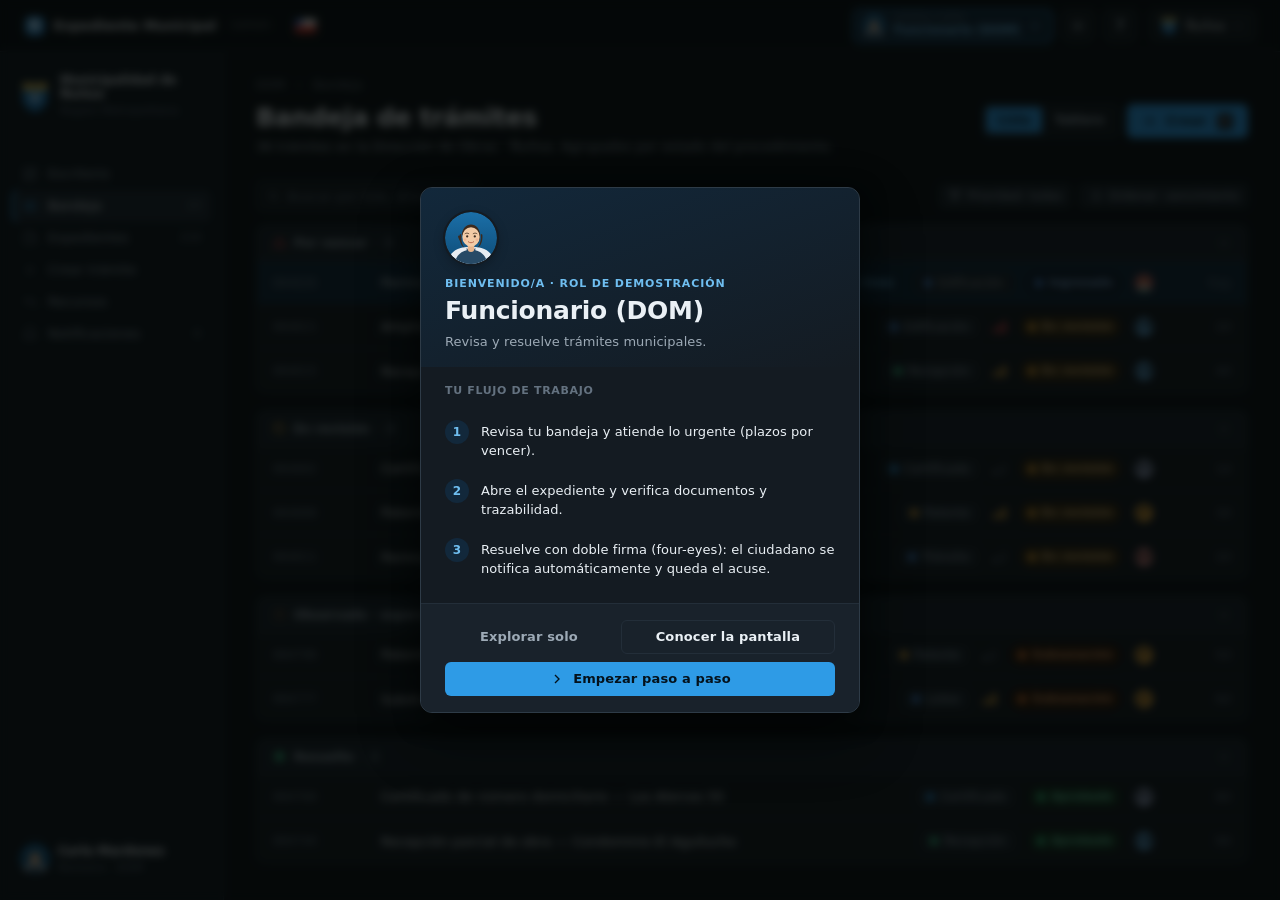
<file: bandeja.html>
<!DOCTYPE html>
<html lang="es">
<head>
<meta charset="UTF-8">
<meta name="viewport" content="width=device-width, initial-scale=1">
<title>Bandeja de trámites</title>
<link rel="stylesheet" href="tokens.css">
</head>
<body>
<header class="topnav">
  <a class="brand" href="index.html">
    <svg class="seal" viewBox="0 0 24 24" fill="none" stroke="currentColor" stroke-width="1.6"><path d="M12 2l8 3v6c0 5-3.5 8.5-8 10-4.5-1.5-8-5-8-10V5l8-3z"/><path d="M9 12l2 2 4-4"/></svg>
    <b>Expediente Municipal</b><small>· Lemon</small>
  </a>
  <nav class="topnav-links">
    <a href="index.html">Acceso</a>
    <a href="funcionario.html">Funcionario</a>
    <a href="bandeja.html" class="active">Bandeja</a>
    <a href="nuevo.html">Crear</a>
    <a href="expediente.html">Expediente</a>
    <a href="recursos.html">Recursos</a>
    <a href="notificaciones.html">Notificaciones</a>
    <a href="caja.html">Caja</a>
    <a href="fiscalizacion.html">Fiscalización</a>
    <a href="concejo.html">Concejo</a>
    <a href="supervisor.html">Supervisión</a>
    <a href="admin.html">Administración</a>
    <a href="eipd.html">EIPD</a>
    <a href="ciudadano.html">Portal ciudadano</a>
    <a href="movil.html">App terreno</a>
  </nav>
  <div class="topnav-right">
    <button class="muni"><span class="dot">Ñ</span>Ñuñoa<svg viewBox="0 0 24 24" fill="none" stroke="currentColor" stroke-width="2"><path d="M6 9l6 6 6-6"/></svg></button>
  </div>
</header>

<div class="shell">
  <aside class="side">
    <div class="grp">
      <a class="nav-item" href="funcionario.html"><svg viewBox="0 0 24 24" fill="none" stroke="currentColor" stroke-width="1.8"><rect x="3" y="3" width="7" height="9" rx="1"/><rect x="14" y="3" width="7" height="5" rx="1"/><rect x="14" y="12" width="7" height="9" rx="1"/><rect x="3" y="16" width="7" height="5" rx="1"/></svg>Escritorio</a>
      <a class="nav-item active" href="bandeja.html"><svg viewBox="0 0 24 24" fill="none" stroke="currentColor" stroke-width="1.8"><path d="M3 7h18M3 12h18M3 17h18"/></svg>Bandeja<span class="count">36</span></a>
      <a class="nav-item" href="expedientes.html"><svg viewBox="0 0 24 24" fill="none" stroke="currentColor" stroke-width="1.8"><path d="M4 4h10l6 6v10H4z"/><path d="M14 4v6h6"/></svg>Expedientes</a>
      <a class="nav-item" href="nuevo.html"><svg viewBox="0 0 24 24" fill="none" stroke="currentColor" stroke-width="1.8"><path d="M12 5v14M5 12h14"/></svg>Crear trámite</a>
      <a class="nav-item" href="expediente.html"><svg viewBox="0 0 24 24" fill="none" stroke="currentColor" stroke-width="1.8"><path d="M6 2h9l5 5v15H6z"/><path d="M15 2v5h5"/></svg>Expediente</a>
      <a class="nav-item" href="recursos.html"><svg viewBox="0 0 24 24" fill="none" stroke="currentColor" stroke-width="1.8"><path d="M9 14l-4-4 4-4M5 10h11a4 4 0 010 8h-1"/></svg>Recursos</a>
      <a class="nav-item" href="notificaciones.html"><svg viewBox="0 0 24 24" fill="none" stroke="currentColor" stroke-width="1.8"><path d="M18 8a6 6 0 00-12 0c0 7-3 9-3 9h18s-3-2-3-9"/></svg>Notificaciones<span class="count">6</span></a>
    </div>
    <div class="spacer"></div>
    <div class="acct">
      <span class="avatar av-a">CM</span>
      <div style="flex:1;min-width:0"><div style="font-size:var(--fs-12);font-weight:600">Carla Mardones</div><div class="tiny dim">Revisora · DOM</div></div>
    </div>
  </aside>

  <main class="main">
    <div class="breadcrumb"><a href="funcionario.html">DOM</a><svg viewBox="0 0 24 24" fill="none" stroke="currentColor" stroke-width="2"><path d="M9 6l6 6-6 6"/></svg><span>Bandeja</span></div>
    <div class="page-head">
      <div class="titles"><h1>Bandeja de trámites</h1><p>36 trámites en la Dirección de Obras · Ñuñoa. Agrupados por estado del procedimiento.</p></div>
      <div class="actions">
        <div class="seg"><button class="on">Lista</button><button onclick="location.href='funcionario.html'">Tablero</button></div>
        <a class="btn btn-primary" href="nuevo.html"><svg viewBox="0 0 24 24" fill="none" stroke="currentColor" stroke-width="2"><path d="M12 5v14M5 12h14"/></svg>Crear <span class="kbd">C</span></a>
      </div>
    </div>

    <div class="toolbar">
      <div class="search"><svg viewBox="0 0 24 24" fill="none" stroke="currentColor" stroke-width="2"><circle cx="11" cy="11" r="7"/><path d="M21 21l-4-4"/></svg><input id="q" placeholder="Buscar por IUIe, dirección o solicitante…"></div>
      <div class="grow"></div>
      <button class="chip" onclick="cycleFilter(this)" data-k="prio"><svg viewBox="0 0 24 24" fill="none" stroke="currentColor" stroke-width="2" style="width:14px;height:14px"><path d="M3 4h18l-7 8v6l-4 2v-8z"/></svg>Prioridad: todas</button>
      <button class="chip"><svg viewBox="0 0 24 24" fill="none" stroke="currentColor" stroke-width="2" style="width:14px;height:14px"><path d="M8 6h13M8 12h13M8 18h13M3 6h.01M3 12h.01M3 18h.01"/></svg>Ordenar: vencimiento</button>
    </div>

    <div id="results">
      <!-- group: por vencer -->
      <div class="list" style="margin-bottom:var(--s-4)" data-group>
        <div class="group-head" onclick="toggleGroup(this)"><svg class="glyph" viewBox="0 0 24 24" fill="none" stroke="var(--st-rechazado)" stroke-width="2" style="width:13px;height:13px"><path d="M12 9v4M12 17h.01M10.3 3.9L2 18a2 2 0 001.7 3h16.6a2 2 0 001.7-3L13.7 3.9a2 2 0 00-3.4 0z"/></svg>Por vencer <span class="cnt">· 2</span><svg class="chev" viewBox="0 0 24 24" fill="none" stroke="currentColor" stroke-width="2" style="width:14px;height:14px"><path d="M6 9l6 6 6-6"/></svg></div>
        <div class="g-body">
          <a class="trow" href="expediente.html" data-s="Ampliación vivienda unifamiliar Irarrázaval Constructora Vega 004821" data-p="3"><span class="id">004821</span><span class="ttl">Ampliación vivienda unifamiliar — Av. Irarrázaval 3420</span><span class="meta"><span class="chip" style="height:20px"><span class="dot" style="background:var(--info)"></span>Edificación</span><span class="prio urgent"><i></i><i></i><i></i></span><span class="badge revision"><span class="g"></span>En revisión</span><span class="avatar sm av-a">CM</span><span class="date">2d</span></span></a>
          <a class="trow" href="expediente.html" data-s="Recepción final obra Edificio Los Leones 004815 Inmobiliaria" data-p="2"><span class="id">004815</span><span class="ttl">Recepción final de obra — Edificio Los Leones 1240</span><span class="meta"><span class="chip" style="height:20px"><span class="dot" style="background:var(--success)"></span>Recepción</span><span class="prio high"><i></i><i></i><i></i></span><span class="badge revision"><span class="g"></span>En revisión</span><span class="avatar sm av-a">CM</span><span class="date">4d</span></span></a>
        </div>
      </div>
      <!-- group: en revisión -->
      <div class="list" style="margin-bottom:var(--s-4)" data-group>
        <div class="group-head" onclick="toggleGroup(this)"><svg class="glyph" viewBox="0 0 24 24" fill="none" stroke="var(--st-revision)" stroke-width="2" style="width:13px;height:13px"><circle cx="12" cy="12" r="9"/><path d="M3 12a9 9 0 019-9" stroke-width="3"/></svg>En revisión <span class="cnt">· 3</span><svg class="chev" viewBox="0 0 24 24" fill="none" stroke="currentColor" stroke-width="2" style="width:14px;height:14px"><path d="M6 9l6 6 6-6"/></svg></div>
        <div class="g-body">
          <a class="trow" href="expediente.html" data-s="Certificado informaciones previas Manuel Montt 004802" data-p="1"><span class="id">004802</span><span class="ttl">Certificado de informaciones previas — Manuel Montt 890</span><span class="meta"><span class="chip" style="height:20px"><span class="dot" style="background:var(--brand)"></span>Certificado</span><span class="prio low"><i></i><i></i><i></i></span><span class="badge revision"><span class="g"></span>En revisión</span><span class="avatar sm av-c">RS</span><span class="date">1d</span></span></a>
          <a class="trow" href="expediente.html" data-s="Patente alcoholes Restaurante El Parrón 004808" data-p="2"><span class="id">004808</span><span class="ttl">Patente de alcoholes — Restaurante «El Parrón»</span><span class="meta"><span class="chip" style="height:20px"><span class="dot" style="background:var(--warning)"></span>Patente</span><span class="prio high"><i></i><i></i><i></i></span><span class="badge revision"><span class="g"></span>En revisión</span><span class="avatar sm av-b">JT</span><span class="date">3d</span></span></a>
          <a class="trow" href="expediente.html" data-s="Permiso circulación transferencia 004811" data-p="1"><span class="id">004811</span><span class="ttl">Permiso de circulación — transferencia de vehículo</span><span class="meta"><span class="chip" style="height:20px"><span class="dot" style="background:var(--info)"></span>Tránsito</span><span class="prio low"><i></i><i></i><i></i></span><span class="badge revision"><span class="g"></span>En revisión</span><span class="avatar sm av-d">MP</span><span class="date">2d</span></span></a>
        </div>
      </div>
      <!-- group: observado -->
      <div class="list" style="margin-bottom:var(--s-4)" data-group>
        <div class="group-head" onclick="toggleGroup(this)"><svg class="glyph" viewBox="0 0 24 24" fill="none" stroke="var(--st-observado)" stroke-width="2" style="width:13px;height:13px"><circle cx="12" cy="12" r="9" stroke-dasharray="3 3"/><path d="M12 8v4M12 16h.01"/></svg>Observado · esperando ciudadano <span class="cnt">· 2</span><svg class="chev" viewBox="0 0 24 24" fill="none" stroke="currentColor" stroke-width="2" style="width:14px;height:14px"><path d="M6 9l6 6 6-6"/></svg></div>
        <div class="g-body">
          <a class="trow" href="expediente.html" data-s="Patente comercial Cafetería Grano y Hoja 004790" data-p="1"><span class="id">004790</span><span class="ttl">Patente comercial — Cafetería «Grano y Hoja»</span><span class="meta"><span class="chip" style="height:20px"><span class="dot" style="background:var(--warning)"></span>Patente</span><span class="prio low"><i></i><i></i><i></i></span><span class="badge observado"><span class="g"></span>Subsanación</span><span class="avatar sm av-b">JT</span><span class="date">5d</span></span></a>
          <a class="trow" href="expediente.html" data-s="Subdivisión predial Lote 14 Villa Frei 004777" data-p="2"><span class="id">004777</span><span class="ttl">Subdivisión predial — Lote 14, Villa Frei</span><span class="meta"><span class="chip" style="height:20px"><span class="dot" style="background:var(--info)"></span>Loteo</span><span class="prio high"><i></i><i></i><i></i></span><span class="badge observado"><span class="g"></span>Subsanación</span><span class="avatar sm av-b">JT</span><span class="date">6d</span></span></a>
        </div>
      </div>
      <!-- group: resuelto -->
      <div class="list" data-group>
        <div class="group-head" onclick="toggleGroup(this)"><svg class="glyph" viewBox="0 0 24 24" fill="none" stroke="var(--st-resuelto)" stroke-width="2" style="width:13px;height:13px"><circle cx="12" cy="12" r="9" fill="var(--st-resuelto)" stroke="none"/><path d="M8 12l3 3 5-6" stroke="#04130E"/></svg>Resuelto <span class="cnt">· 2</span><svg class="chev" viewBox="0 0 24 24" fill="none" stroke="currentColor" stroke-width="2" style="width:14px;height:14px"><path d="M6 9l6 6 6-6"/></svg></div>
        <div class="g-body">
          <a class="trow" href="expediente.html" data-s="Certificado número domiciliario 004760" data-p="1"><span class="id">004760</span><span class="ttl">Certificado de número domiciliario — Los Alerces 55</span><span class="meta"><span class="chip" style="height:20px"><span class="dot" style="background:var(--brand)"></span>Certificado</span><span class="badge resuelto"><span class="g"></span>Aprobado</span><span class="avatar sm av-c">RS</span><span class="date">8d</span></span></a>
          <a class="trow" href="expediente.html" data-s="Recepción parcial obra 004744" data-p="1"><span class="id">004744</span><span class="ttl">Recepción parcial de obra — Condominio El Aguilucho</span><span class="meta"><span class="chip" style="height:20px"><span class="dot" style="background:var(--success)"></span>Recepción</span><span class="badge resuelto"><span class="g"></span>Aprobado</span><span class="avatar sm av-a">CM</span><span class="date">9d</span></span></a>
        </div>
      </div>
    </div>

    <div id="empty" class="hide" style="text-align:center;padding:var(--s-9) var(--s-4);color:var(--text-3)">
      <svg viewBox="0 0 24 24" fill="none" stroke="currentColor" stroke-width="1.4" style="width:44px;height:44px;margin:0 auto var(--s-4)"><circle cx="11" cy="11" r="7"/><path d="M21 21l-4-4"/></svg>
      <div style="color:var(--text-1);font-weight:600;font-size:var(--fs-16)">Sin resultados para «<span id="qEcho"></span>»</div>
      <p style="margin:6px 0 var(--s-4)">No hay trámites que coincidan con tu búsqueda.</p>
      <button class="btn btn-secondary" onclick="clearSearch()">Limpiar búsqueda</button>
    </div>
  </main>
</div>

<div class="toast" id="toast"><svg viewBox="0 0 24 24" fill="none" stroke="currentColor" stroke-width="2"><path d="M20 6L9 17l-5-5"/></svg><span id="toastMsg">Listo</span></div>

<script>
function toggleGroup(h){h.classList.toggle('collapsed');const b=h.nextElementSibling;b.querySelectorAll('.trow').forEach(r=>r.classList.toggle('collapsed'))}
const q=document.getElementById('q');
q.addEventListener('input',()=>{
  const term=q.value.trim().toLowerCase();let total=0;
  document.querySelectorAll('[data-group]').forEach(g=>{
    let vis=0;
    g.querySelectorAll('.trow').forEach(r=>{const m=!term||r.dataset.s.toLowerCase().includes(term);r.style.display=m?'':'none';if(m)vis++});
    g.style.display=vis?'':'none';total+=vis;
  });
  document.getElementById('empty').classList.toggle('hide',total>0);
  document.getElementById('results').classList.toggle('hide',total===0);
  document.getElementById('qEcho').textContent=q.value;
});
function clearSearch(){q.value='';q.dispatchEvent(new Event('input'));q.focus()}
const cyc=['todas','alta','urgente'];
function cycleFilter(btn){
  btn._i=((btn._i??0)+1)%3;const v=cyc[btn._i];
  btn.querySelector? btn.childNodes[btn.childNodes.length-1].textContent='Prioridad: '+v:0;
  const map={todas:null,alta:'2',urgente:'3'};let total=0;
  document.querySelectorAll('[data-group]').forEach(g=>{let vis=0;g.querySelectorAll('.trow').forEach(r=>{const m=!map[v]||r.dataset.p===map[v];r.style.display=m?'':'none';if(m)vis++});g.style.display=vis?'':'none';total+=vis});
}
</script>
<script src="flujo.js"></script>
<script src="app.js"></script>
</body>
</html>
</file>
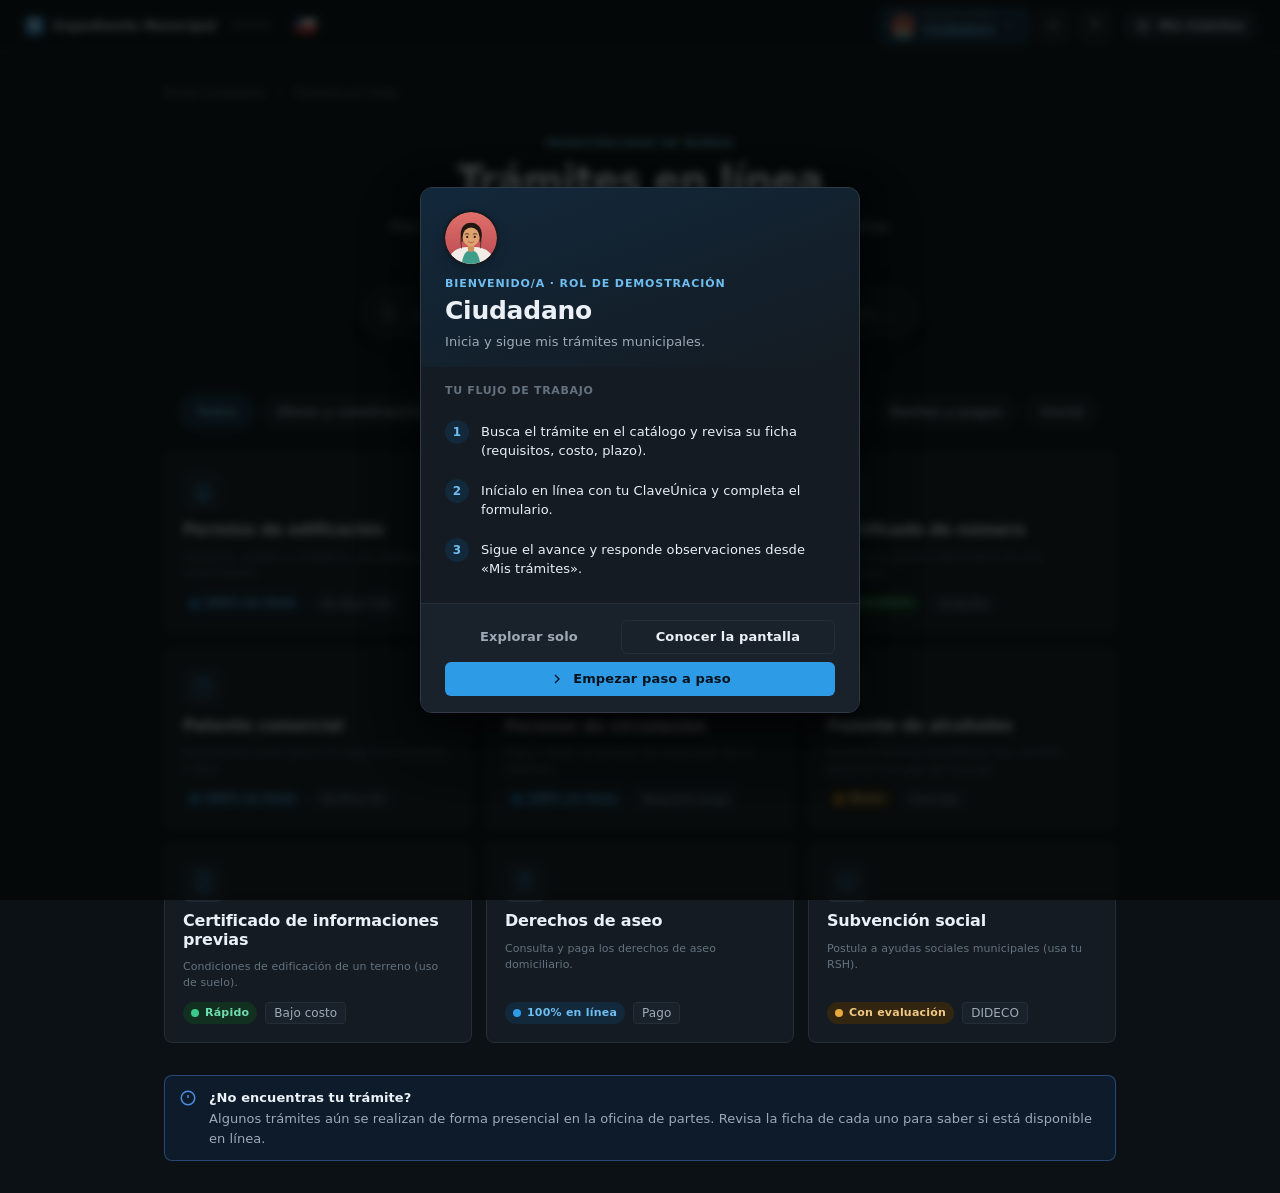
<file: catalogo.html>
<!DOCTYPE html>
<html lang="es">
<head>
<meta charset="UTF-8">
<meta name="viewport" content="width=device-width, initial-scale=1">
<title>Trámites en línea · Municipalidad de Ñuñoa</title>
<link rel="stylesheet" href="tokens.css">
<style>
  .cat-main{max-width:1000px;margin:0 auto;padding:var(--s-6) var(--s-5)}
  .cat-hero{text-align:center;padding:var(--s-5) 0 var(--s-6)}
  .cat-hero .eyebrow{justify-content:center}
  .cat-hero h1{font-size:39px;letter-spacing:-.02em}
  .cat-hero p{color:var(--text-2);font-size:var(--fs-16);margin-top:var(--s-3);max-width:52ch;margin-left:auto;margin-right:auto;text-wrap:pretty}
  .bigsearch{display:flex;align-items:center;gap:12px;height:52px;padding:0 18px;background:var(--surface);border:1px solid var(--border-strong);border-radius:var(--r-pill);max-width:560px;margin:var(--s-5) auto 0;box-shadow:var(--sh-md)}
  .bigsearch svg{width:20px;height:20px;color:var(--text-3)}
  .bigsearch input{flex:1;background:transparent;border:0;outline:none;color:var(--text-1);font-size:var(--fs-16);font-family:inherit}
  .bigsearch input::placeholder{color:var(--text-3)}
  .cats{display:flex;gap:8px;flex-wrap:wrap;justify-content:center;margin:var(--s-5) 0}
  .catchip{padding:8px 14px;border:1px solid var(--border);border-radius:var(--r-pill);background:var(--surface);color:var(--text-2);font-size:var(--fs-13);font-weight:600;cursor:pointer;transition:.15s var(--ease)}
  .catchip:hover{border-color:var(--border-strong);color:var(--text-1)}
  .catchip.on{background:var(--brand-soft);border-color:var(--brand);color:var(--brand-ink)}
  .tgrid{display:grid;grid-template-columns:repeat(3,1fr);gap:14px}
  .tcard{display:flex;flex-direction:column;gap:10px;padding:18px;border:1px solid var(--border);border-radius:var(--r-3);background:var(--surface);cursor:pointer;transition:border-color .15s var(--ease),transform .1s var(--ease)}
  .tcard:hover{border-color:var(--brand);transform:translateY(-2px)}
  .tcard .ic{width:40px;height:40px;border-radius:var(--r-2);background:var(--surface-raised);display:grid;place-items:center;color:var(--brand)}
  .tcard .ic svg{width:22px;height:22px}
  .tcard h3{font-size:var(--fs-16);color:var(--text-1)}
  .tcard .meta{display:flex;gap:8px;flex-wrap:wrap;margin-top:auto}
  @media(max-width:860px){.tgrid{grid-template-columns:1fr 1fr}.cat-hero h1{font-size:31px}}
  @media(max-width:560px){.tgrid{grid-template-columns:1fr}}
</style>
</head>
<body>
<header class="topnav">
  <a class="brand" href="index.html">
    <svg class="seal" viewBox="0 0 24 24" fill="none" stroke="currentColor" stroke-width="1.6"><path d="M12 2l8 3v6c0 5-3.5 8.5-8 10-4.5-1.5-8-5-8-10V5l8-3z"/><path d="M9 12l2 2 4-4"/></svg>
    <b>Expediente Municipal</b><small>· Lemon</small>
  </a>
  <nav class="topnav-links">
    <a href="index.html">Acceso</a><a href="ciudadano.html">Mis trámites</a><a href="catalogo.html" class="active">Trámites disponibles</a>
  </nav>
  <div class="topnav-right">
    <a class="btn btn-secondary btn-sm" href="ciudadano.html"><svg viewBox="0 0 24 24" fill="none" stroke="currentColor" stroke-width="2" style="width:16px;height:16px"><path d="M3 12h18M3 6h18M3 18h18"/></svg>Mis trámites</a>
  </div>
</header>

<div class="cat-main">
  <div class="breadcrumb"><a href="ciudadano.html">Portal ciudadano</a><svg viewBox="0 0 24 24" fill="none" stroke="currentColor" stroke-width="2"><path d="M9 6l6 6-6 6"/></svg><span>Trámites en línea</span></div>
  <div class="cat-hero">
    <div class="eyebrow">Municipalidad de Ñuñoa</div>
    <h1>Trámites en línea</h1>
    <p>Haz tus trámites municipales sin ir a la oficina. Solo necesitas tu <b style="color:var(--text-1)">ClaveÚnica</b>.</p>
    <div class="bigsearch"><svg viewBox="0 0 24 24" fill="none" stroke="currentColor" stroke-width="2"><circle cx="11" cy="11" r="7"/><path d="M21 21l-4-4"/></svg><input id="q" placeholder="¿Qué trámite necesitas? Ej: construir, patente, circulación…"></div>
  </div>

  <div class="cats" id="cats">
    <button class="catchip on" data-c="all">Todos</button>
    <button class="catchip" data-c="obras">Obras y construcción</button>
    <button class="catchip" data-c="negocios">Negocios y patentes</button>
    <button class="catchip" data-c="vehiculos">Vehículos</button>
    <button class="catchip" data-c="certificados">Certificados</button>
    <button class="catchip" data-c="rentas">Rentas y pagos</button>
    <button class="catchip" data-c="social">Social</button>
  </div>

  <div class="tgrid" id="grid">
    <a class="tcard" href="ficha.html" data-c="obras" data-k="permiso edificacion construir ampliar obra">
      <span class="ic"><svg viewBox="0 0 24 24" fill="none" stroke="currentColor" stroke-width="1.7"><path d="M3 21h18M6 21V9l6-4 6 4v12M10 21v-6h4v6"/></svg></span>
      <h3>Permiso de edificación</h3><p class="tiny dim">Construir, ampliar o modificar una edificación (LGUC/OGUC).</p>
      <div class="meta"><span class="badge brand"><span class="g"></span>100% en línea</span><span class="chip" style="height:22px">30 días háb.</span></div>
    </a>
    <a class="tcard" href="ficha.html" data-c="obras" data-k="recepcion obra final">
      <span class="ic"><svg viewBox="0 0 24 24" fill="none" stroke="currentColor" stroke-width="1.7"><path d="M9 11l3 3L22 4M21 12v7a2 2 0 01-2 2H5a2 2 0 01-2-2V5a2 2 0 012-2h11"/></svg></span>
      <h3>Recepción de obras</h3><p class="tiny dim">Certifica que la obra terminó conforme al permiso.</p>
      <div class="meta"><span class="badge brand"><span class="g"></span>100% en línea</span><span class="chip" style="height:22px">30 días háb.</span></div>
    </a>
    <a class="tcard" href="ficha.html" data-c="certificados" data-k="certificado numero domiciliario direccion">
      <span class="ic"><svg viewBox="0 0 24 24" fill="none" stroke="currentColor" stroke-width="1.7"><rect x="4" y="3" width="16" height="18" rx="2"/><path d="M8 8h8M8 12h8M8 16h5"/></svg></span>
      <h3>Certificado de número</h3><p class="tiny dim">Acredita el número domiciliario de una propiedad.</p>
      <div class="meta"><span class="badge resuelto"><span class="g"></span>Inmediato</span><span class="chip" style="height:22px">Gratuito</span></div>
    </a>
    <a class="tcard" href="ficha.html" data-c="negocios" data-k="patente comercial negocio local abrir">
      <span class="ic"><svg viewBox="0 0 24 24" fill="none" stroke="currentColor" stroke-width="1.7"><rect x="4" y="7" width="16" height="13" rx="2"/><path d="M9 7V5a3 3 0 016 0v2"/></svg></span>
      <h3>Patente comercial</h3><p class="tiny dim">Autorización para operar un negocio o local (DL 3.063).</p>
      <div class="meta"><span class="badge brand"><span class="g"></span>100% en línea</span><span class="chip" style="height:22px">Verifica SII</span></div>
    </a>
    <a class="tcard" href="ficha.html" data-c="vehiculos" data-k="permiso circulacion vehiculo auto patente">
      <span class="ic"><svg viewBox="0 0 24 24" fill="none" stroke="currentColor" stroke-width="1.7"><path d="M5 17h14l-1.5-6H6.5zM7 17v2M17 17v2M5 11l1-4h12l1 4"/></svg></span>
      <h3>Permiso de circulación</h3><p class="tiny dim">Paga y obtén el permiso de circulación de tu vehículo.</p>
      <div class="meta"><span class="badge brand"><span class="g"></span>100% en línea</span><span class="chip" style="height:22px">Requiere pago</span></div>
    </a>
    <a class="tcard" href="ficha.html" data-c="negocios" data-k="patente alcoholes botilleria restaurante">
      <span class="ic"><svg viewBox="0 0 24 24" fill="none" stroke="currentColor" stroke-width="1.7"><path d="M8 2h8l-1 6a4 4 0 01-3 4 4 4 0 01-3-4zM12 12v8M8 22h8"/></svg></span>
      <h3>Patente de alcoholes</h3><p class="tiny dim">Venta de bebidas alcohólicas (Ley 19.925). Requiere acuerdo del Concejo.</p>
      <div class="meta"><span class="badge revision"><span class="g"></span>Mixto</span><span class="chip" style="height:22px">Concejo</span></div>
    </a>
    <a class="tcard" href="ficha.html" data-c="obras" data-k="informaciones previas certificado terreno">
      <span class="ic"><svg viewBox="0 0 24 24" fill="none" stroke="currentColor" stroke-width="1.7"><path d="M6 2h9l5 5v15H6z"/><path d="M15 2v5h5M9 13h6M9 17h4"/></svg></span>
      <h3>Certificado de informaciones previas</h3><p class="tiny dim">Condiciones de edificación de un terreno (uso de suelo).</p>
      <div class="meta"><span class="badge resuelto"><span class="g"></span>Rápido</span><span class="chip" style="height:22px">Bajo costo</span></div>
    </a>
    <a class="tcard" href="ficha.html" data-c="rentas" data-k="derechos aseo pago basura">
      <span class="ic"><svg viewBox="0 0 24 24" fill="none" stroke="currentColor" stroke-width="1.7"><path d="M3 6h18M8 6V4h8v2M6 6l1 14h10l1-14"/></svg></span>
      <h3>Derechos de aseo</h3><p class="tiny dim">Consulta y paga los derechos de aseo domiciliario.</p>
      <div class="meta"><span class="badge brand"><span class="g"></span>100% en línea</span><span class="chip" style="height:22px">Pago</span></div>
    </a>
    <a class="tcard" href="ficha.html" data-c="social" data-k="subvencion social ayuda beneficio rsh">
      <span class="ic"><svg viewBox="0 0 24 24" fill="none" stroke="currentColor" stroke-width="1.7"><path d="M20.8 8.6a5 5 0 00-8.8-1 5 5 0 00-8.8 4.4C4.7 16 12 21 12 21s7.3-5 8.8-8.4a5 5 0 000-4z"/></svg></span>
      <h3>Subvención social</h3><p class="tiny dim">Postula a ayudas sociales municipales (usa tu RSH).</p>
      <div class="meta"><span class="badge revision"><span class="g"></span>Con evaluación</span><span class="chip" style="height:22px">DIDECO</span></div>
    </a>
  </div>
  <div id="empty" class="hide" style="text-align:center;padding:var(--s-8);color:var(--text-3)"><div style="color:var(--text-1);font-weight:600">Sin trámites para tu búsqueda</div><button class="btn btn-secondary btn-sm mt-4" onclick="clearAll()">Ver todos</button></div>

  <div class="banner info" style="margin-top:var(--s-6)"><svg viewBox="0 0 24 24" fill="none" stroke="currentColor" stroke-width="2"><path d="M12 8v4M12 16h.01"/><circle cx="12" cy="12" r="9"/></svg><div class="b-body"><b>¿No encuentras tu trámite?</b><p>Algunos trámites aún se realizan de forma presencial en la oficina de partes. Revisa la ficha de cada uno para saber si está disponible en línea.</p></div></div>
</div>

<div class="toast" id="toast"><svg viewBox="0 0 24 24" fill="none" stroke="currentColor" stroke-width="2"><path d="M20 6L9 17l-5-5"/></svg><span id="toastMsg">Listo</span></div>

<script>
function toast(m){const t=document.getElementById('toast');document.getElementById('toastMsg').textContent=m;t.classList.add('show');clearTimeout(t._t);t._t=setTimeout(()=>t.classList.remove('show'),2600)}
const cards=[...document.querySelectorAll('#grid .tcard')];let cat='all';
function apply(){const q=document.getElementById('q').value.toLowerCase();let v=0;cards.forEach(c=>{const show=(cat==='all'||c.dataset.c===cat)&&(!q||(c.dataset.k+' '+c.textContent).toLowerCase().includes(q));c.style.display=show?'':'none';if(show)v++});document.getElementById('empty').classList.toggle('hide',v>0);document.getElementById('grid').classList.toggle('hide',v===0)}
document.getElementById('q').addEventListener('input',apply);
document.querySelectorAll('#cats button').forEach(b=>b.onclick=()=>{document.querySelectorAll('#cats button').forEach(x=>x.classList.remove('on'));b.classList.add('on');cat=b.dataset.c;apply()});
function clearAll(){document.getElementById('q').value='';cat='all';document.querySelectorAll('#cats button').forEach(x=>x.classList.toggle('on',x.dataset.c==='all'));apply()}
// preseleccionar categoría por hash (#obras, #vehiculos…) al llegar desde el portal
function preselectFromHash(){var h=(location.hash||'').slice(1);if(!h)return;var b=document.querySelector('#cats button[data-c="'+h+'"]');if(b)b.click();}
window.addEventListener('load',preselectFromHash);
window.addEventListener('hashchange',preselectFromHash);
</script>
<script src="app.js"></script>
</body>
</html>
</file>
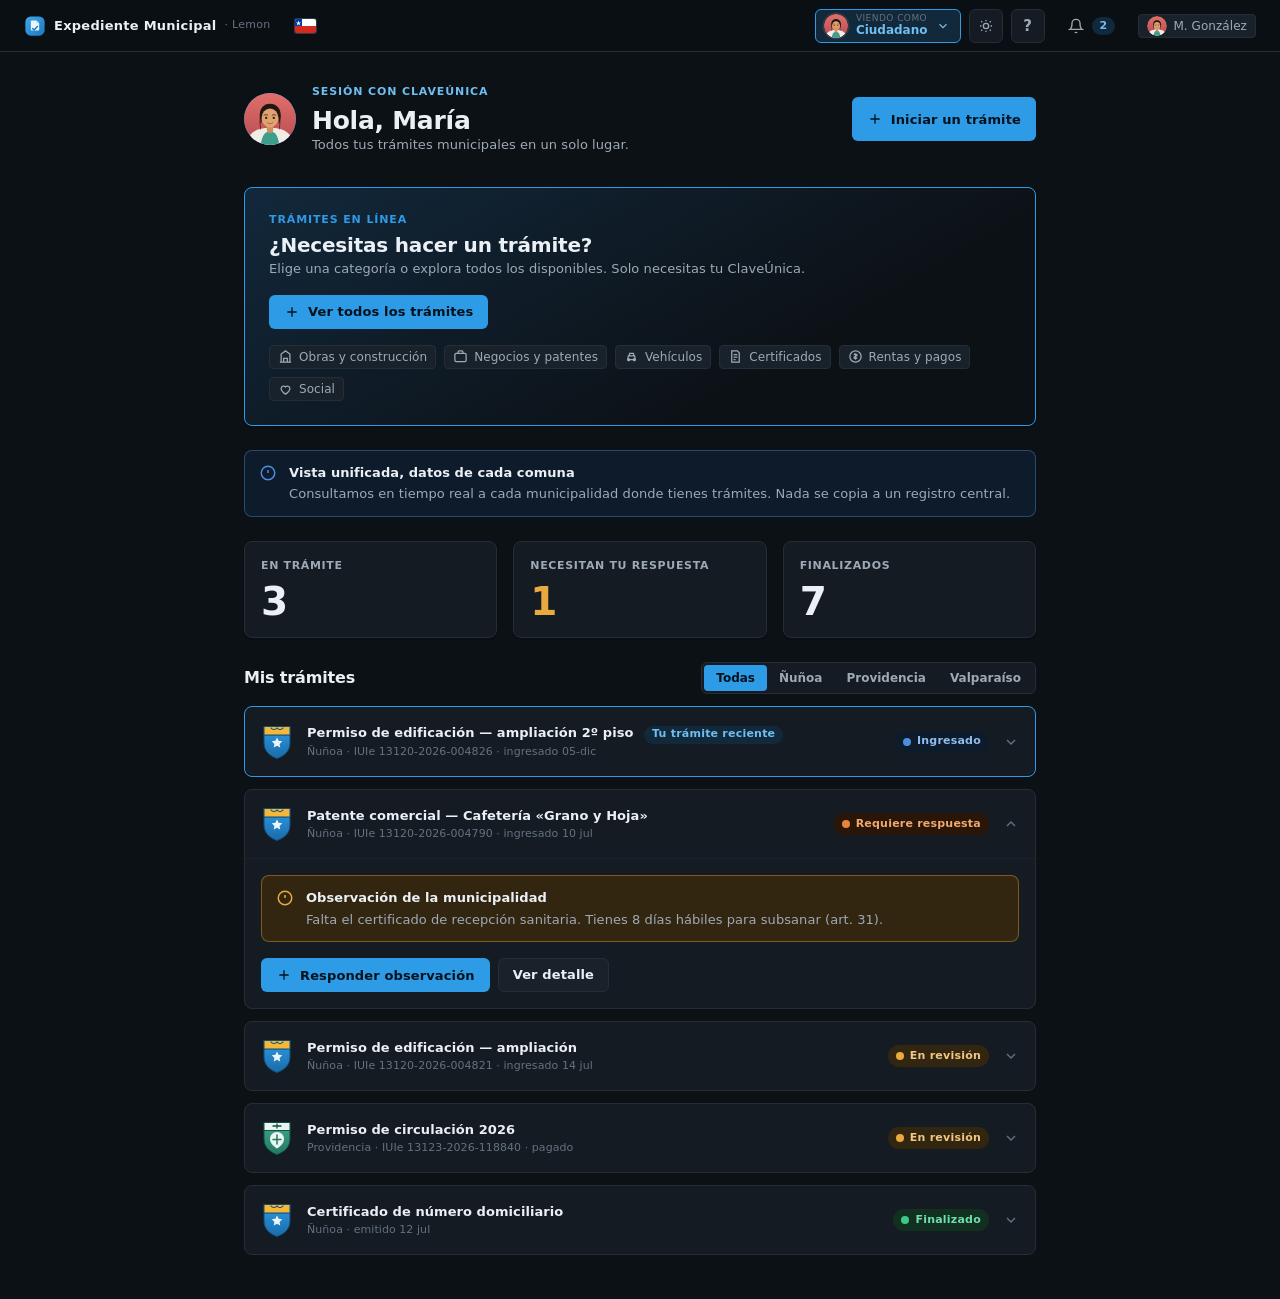
<file: ciudadano.html>
<!DOCTYPE html>
<html lang="es">
<head>
<meta charset="UTF-8">
<meta name="viewport" content="width=device-width, initial-scale=1">
<title>Mis trámites · Portal ciudadano</title>
<link rel="stylesheet" href="tokens.css">
<style>
  .cz-main{max-width:840px;margin:0 auto;padding:var(--s-6) var(--s-5)}
  .cz-hero{display:flex;align-items:center;gap:var(--s-4);margin-bottom:var(--s-6)}
  .cz-hero .av{width:52px;height:52px;border-radius:50%;background:var(--brand);color:var(--text-on-brand);display:grid;place-items:center;font-weight:700;font-size:var(--fs-20)}
  .tram{border:1px solid var(--border);border-radius:var(--r-3);background:var(--surface);margin-bottom:12px;overflow:hidden}
  .tram-head{display:flex;align-items:center;gap:14px;padding:16px;cursor:pointer;user-select:none}
  .tram-head:hover{background:var(--surface-2)}
  .tram-head .muni-dot{width:34px;height:34px;border-radius:var(--r-2);display:grid;place-items:center;font-weight:700;font-size:var(--fs-13);color:#0A0C0B;flex-shrink:0}
  .tram-head img.muni-dot{width:32px;height:36px;border-radius:0;background:none}
  .tram-body{display:none;padding:0 16px 16px;border-top:1px solid var(--border-faint)}
  .tram.open .tram-body{display:block}
  .tram.open .chev{transform:rotate(180deg)}
  .chev{transition:transform .2s var(--ease);color:var(--text-3);margin-left:auto}
</style>
</head>
<body>
<header class="topnav">
  <a class="brand" href="index.html">
    <svg class="seal" viewBox="0 0 24 24" fill="none" stroke="currentColor" stroke-width="1.6"><path d="M12 2l8 3v6c0 5-3.5 8.5-8 10-4.5-1.5-8-5-8-10V5l8-3z"/><path d="M9 12l2 2 4-4"/></svg>
    <b>Expediente Municipal</b><small>· Lemon</small>
  </a>
  <nav class="topnav-links">
    <a href="index.html">Acceso</a>
    <a href="funcionario.html">Funcionario</a>
    <a href="bandeja.html">Bandeja</a>
    <a href="nuevo.html">Crear</a>
    <a href="expediente.html">Expediente</a>
    <a href="recursos.html">Recursos</a>
    <a href="notificaciones.html">Notificaciones</a>
    <a href="caja.html">Caja</a>
    <a href="fiscalizacion.html">Fiscalización</a>
    <a href="concejo.html">Concejo</a>
    <a href="supervisor.html">Supervisión</a>
    <a href="admin.html">Administración</a>
    <a href="eipd.html">EIPD</a>
    <a href="ciudadano.html" class="active">Portal ciudadano</a>
    <a href="movil.html">App terreno</a>
  </nav>
  <div class="topnav-right">
    <button class="btn btn-ghost btn-sm" onclick="toast('2 notificaciones marcadas como leídas')"><svg viewBox="0 0 24 24" fill="none" stroke="currentColor" stroke-width="2" style="width:16px;height:16px"><path d="M18 8a6 6 0 00-12 0c0 7-3 9-3 9h18s-3-2-3-9M13.7 21a2 2 0 01-3.4 0"/></svg><span class="badge brand" style="height:18px">2</span></button>
    <span class="chip"><img class="pf" style="width:20px;height:20px" src="assets/people/maria.svg" alt="">M. González</span>
  </div>
</header>

<div class="cz-main">
  <div class="cz-hero">
    <img class="av pf" src="assets/people/maria.svg" alt="">
    <div style="flex:1"><div class="eyebrow">Sesión con ClaveÚnica</div><h1 style="font-size:var(--fs-25)">Hola, María</h1><p class="muted">Todos tus trámites municipales en un solo lugar.</p></div>
    <a class="btn btn-primary" href="catalogo.html" style="height:44px;flex-shrink:0"><svg viewBox="0 0 24 24" fill="none" stroke="currentColor" stroke-width="2"><path d="M12 5v14M5 12h14"/></svg>Iniciar un trámite</a>
  </div>

  <div class="card" style="margin-bottom:var(--s-5);border:1px solid var(--brand);background:linear-gradient(150deg,var(--brand-soft),transparent 70%);padding:var(--s-5)">
    <div class="row between" style="gap:var(--s-4);flex-wrap:wrap;align-items:flex-start">
      <div>
        <div class="eyebrow" style="color:var(--brand)">Trámites en línea</div>
        <h3 style="font-size:var(--fs-20);margin-top:2px">¿Necesitas hacer un trámite?</h3>
        <p class="muted" style="margin-top:2px">Elige una categoría o explora todos los disponibles. Solo necesitas tu ClaveÚnica.</p>
      </div>
      <a class="btn btn-primary" href="catalogo.html" style="flex-shrink:0"><svg viewBox="0 0 24 24" fill="none" stroke="currentColor" stroke-width="2"><path d="M12 5v14M5 12h14"/></svg>Ver todos los trámites</a>
    </div>
    <div class="row" style="gap:8px;flex-wrap:wrap;margin-top:var(--s-4)">
      <a class="chip" href="catalogo.html#obras" style="text-decoration:none;cursor:pointer"><svg viewBox="0 0 24 24" fill="none" stroke="currentColor" stroke-width="2" style="width:15px;height:15px"><path d="M3 21h18M5 21V8l7-5 7 5v13M9 21v-6h6v6"/></svg>Obras y construcción</a>
      <a class="chip" href="catalogo.html#negocios" style="text-decoration:none;cursor:pointer"><svg viewBox="0 0 24 24" fill="none" stroke="currentColor" stroke-width="2" style="width:15px;height:15px"><rect x="3" y="7" width="18" height="13" rx="2"/><path d="M8 7V5a2 2 0 012-2h4a2 2 0 012 2v2"/></svg>Negocios y patentes</a>
      <a class="chip" href="catalogo.html#vehiculos" style="text-decoration:none;cursor:pointer"><svg viewBox="0 0 24 24" fill="none" stroke="currentColor" stroke-width="2" style="width:15px;height:15px"><path d="M5 17h14M6 17l1-6h10l1 6M8 11l1-4h6l1 4"/><circle cx="7.5" cy="17" r="1.5"/><circle cx="16.5" cy="17" r="1.5"/></svg>Vehículos</a>
      <a class="chip" href="catalogo.html#certificados" style="text-decoration:none;cursor:pointer"><svg viewBox="0 0 24 24" fill="none" stroke="currentColor" stroke-width="2" style="width:15px;height:15px"><path d="M6 3h9l3 3v15H6z"/><path d="M9 9h6M9 13h6M9 17h3"/></svg>Certificados</a>
      <a class="chip" href="catalogo.html#rentas" style="text-decoration:none;cursor:pointer"><svg viewBox="0 0 24 24" fill="none" stroke="currentColor" stroke-width="2" style="width:15px;height:15px"><circle cx="12" cy="12" r="9"/><path d="M12 7v10M9.5 9.5a2.5 2 0 012.5-1.5c1.4 0 2.5.7 2.5 1.8 0 2.4-5 1.3-5 3.6 0 1.1 1.1 1.8 2.5 1.8a2.5 2 0 002.5-1.5"/></svg>Rentas y pagos</a>
      <a class="chip" href="catalogo.html#social" style="text-decoration:none;cursor:pointer"><svg viewBox="0 0 24 24" fill="none" stroke="currentColor" stroke-width="2" style="width:15px;height:15px"><path d="M12 21s-7-4.5-7-9a4 4 0 017-2.5A4 4 0 0119 12c0 4.5-7 9-7 9z"/></svg>Social</a>
    </div>
  </div>

  <div class="banner info" style="margin-bottom:var(--s-5)"><svg viewBox="0 0 24 24" fill="none" stroke="currentColor" stroke-width="2"><path d="M12 8v4M12 16h.01"/><circle cx="12" cy="12" r="9"/></svg><div class="b-body"><b>Vista unificada, datos de cada comuna</b><p>Consultamos en tiempo real a cada municipalidad donde tienes trámites. Nada se copia a un registro central.</p></div></div>

  <div class="g-3 grid" style="margin-bottom:var(--s-5)">
    <div class="kpi"><div class="lbl">En trámite</div><div class="val tnum">3</div></div>
    <div class="kpi"><div class="lbl">Necesitan tu respuesta</div><div class="val tnum" style="color:var(--warning)">1</div></div>
    <div class="kpi"><div class="lbl">Finalizados</div><div class="val tnum">7</div></div>
  </div>

  <div class="toolbar">
    <h3 style="font-size:var(--fs-16)">Mis trámites</h3>
    <div class="grow"></div>
    <div class="seg" id="comunaFilter"><button class="on" data-c="all">Todas</button><button data-c="nunoa">Ñuñoa</button><button data-c="prov">Providencia</button><button data-c="valpo">Valparaíso</button></div>
  </div>

  <div id="tramList">
    <!-- needs response -->
    <div class="tram open" data-c="nunoa">
      <div class="tram-head" onclick="this.parentElement.classList.toggle('open')">
        <img class="muni-dot" src="assets/comunas/nunoa.svg" alt="Ñuñoa">
        <div style="flex:1;min-width:0"><div style="font-weight:600">Patente comercial — Cafetería «Grano y Hoja»</div><div class="tiny dim">Ñuñoa · IUIe 13120-2026-004790 · ingresado 10 jul</div></div>
        <span class="badge observado"><span class="g"></span>Requiere respuesta</span>
        <svg class="chev" viewBox="0 0 24 24" fill="none" stroke="currentColor" stroke-width="2" style="width:16px;height:16px"><path d="M6 9l6 6 6-6"/></svg>
      </div>
      <div class="tram-body">
        <div class="banner warn mt-4"><svg viewBox="0 0 24 24" fill="none" stroke="currentColor" stroke-width="2"><path d="M12 8v4M12 16h.01"/><circle cx="12" cy="12" r="9"/></svg><div class="b-body"><b>Observación de la municipalidad</b><p>Falta el certificado de recepción sanitaria. Tienes 8 días hábiles para subsanar (art. 31).</p></div></div>
        <div class="row mt-4" style="gap:8px"><button class="btn btn-primary" onclick="openSubsanar()"><svg viewBox="0 0 24 24" fill="none" stroke="currentColor" stroke-width="2"><path d="M12 5v14M5 12h14"/></svg>Responder observación</button><a class="btn btn-secondary" href="mi-tramite.html">Ver detalle</a></div>
      </div>
    </div>
    <!-- en tramite -->
    <div class="tram" data-c="nunoa">
      <div class="tram-head" onclick="this.parentElement.classList.toggle('open')">
        <img class="muni-dot" src="assets/comunas/nunoa.svg" alt="Ñuñoa">
        <div style="flex:1;min-width:0"><div style="font-weight:600">Permiso de edificación — ampliación</div><div class="tiny dim">Ñuñoa · IUIe 13120-2026-004821 · ingresado 14 jul</div></div>
        <span class="badge revision"><span class="g"></span>En revisión</span>
        <svg class="chev" viewBox="0 0 24 24" fill="none" stroke="currentColor" stroke-width="2" style="width:16px;height:16px"><path d="M6 9l6 6 6-6"/></svg>
      </div>
      <div class="tram-body">
        <div class="steps mt-4"><div class="step done"><span class="node"><svg viewBox="0 0 24 24" fill="none" stroke="currentColor" stroke-width="2.5" style="width:12px;height:12px"><path d="M20 6L9 17l-5-5"/></svg></span><span class="bar"></span></div><div class="step done"><span class="node"><svg viewBox="0 0 24 24" fill="none" stroke="currentColor" stroke-width="2.5" style="width:12px;height:12px"><path d="M20 6L9 17l-5-5"/></svg></span><span class="bar"></span></div><div class="step current"><span class="node">3</span><span class="bar"></span></div><div class="step"><span class="node">4</span></div></div>
        <div class="step-labels"><span class="on">Ingresado</span><span class="on">Admisible</span><span class="on">En revisión</span><span>Resuelto</span></div>
        <p class="muted mt-4">Tu solicitud está siendo revisada por la Dirección de Obras. Te avisaremos por correo, SMS y esta app.</p>
      </div>
    </div>
    <div class="tram" data-c="prov">
      <div class="tram-head" onclick="this.parentElement.classList.toggle('open')">
        <img class="muni-dot" src="assets/comunas/providencia.svg" alt="Providencia">
        <div style="flex:1;min-width:0"><div style="font-weight:600">Permiso de circulación 2026</div><div class="tiny dim">Providencia · IUIe 13123-2026-118840 · pagado</div></div>
        <span class="badge revision"><span class="g"></span>En revisión</span>
        <svg class="chev" viewBox="0 0 24 24" fill="none" stroke="currentColor" stroke-width="2" style="width:16px;height:16px"><path d="M6 9l6 6 6-6"/></svg>
      </div>
      <div class="tram-body"><p class="muted mt-4">Pago recibido. El padrón digital se emitirá en 24-48 h y llegará a tu correo.</p></div>
    </div>
    <div class="tram" data-c="nunoa">
      <div class="tram-head" onclick="this.parentElement.classList.toggle('open')">
        <img class="muni-dot" src="assets/comunas/nunoa.svg" alt="Ñuñoa">
        <div style="flex:1;min-width:0"><div style="font-weight:600">Certificado de número domiciliario</div><div class="tiny dim">Ñuñoa · emitido 12 jul</div></div>
        <span class="badge resuelto"><span class="g"></span>Finalizado</span>
        <svg class="chev" viewBox="0 0 24 24" fill="none" stroke="currentColor" stroke-width="2" style="width:16px;height:16px"><path d="M6 9l6 6 6-6"/></svg>
      </div>
      <div class="tram-body"><div class="row mt-4" style="gap:8px"><button class="btn btn-primary" onclick="toast('Descargando certificado firmado (PDF/A)')"><svg viewBox="0 0 24 24" fill="none" stroke="currentColor" stroke-width="2"><path d="M12 3v12M7 10l5 5 5-5M5 21h14"/></svg>Descargar certificado</button><button class="btn btn-secondary" onclick="toast('Verificando folio…')">Verificar autenticidad</button></div></div>
    </div>
  </div>

  <!-- empty state (shown when a comuna has no trámites) -->
  <div id="czEmpty" class="hide" style="text-align:center;padding:var(--s-8) var(--s-4);color:var(--text-3)">
    <svg viewBox="0 0 24 24" fill="none" stroke="currentColor" stroke-width="1.3" style="width:48px;height:48px;margin:0 auto var(--s-4)"><path d="M4 4h10l6 6v10H4z"/><path d="M14 4v6h6"/></svg>
    <div style="color:var(--text-1);font-weight:600;font-size:var(--fs-16)">No tienes trámites en <span id="czComuna"></span></div>
    <p style="margin:6px 0 var(--s-4)">Cuando inicies uno, aparecerá aquí automáticamente.</p>
    <a class="btn btn-secondary" href="catalogo.html">Iniciar un trámite</a>
  </div>
</div>

<!-- modal subsanación (responder observación) -->
<div class="modal-bg" id="subModal">
  <div class="modal wide">
    <div class="modal-head"><svg viewBox="0 0 24 24" fill="none" stroke="var(--warning)" stroke-width="2" style="width:20px;height:20px"><path d="M12 9v4M12 17h.01M10.3 3.9L2 18a2 2 0 001.7 3h16.6a2 2 0 001.7-3L13.7 3.9a2 2 0 00-3.4 0z"/></svg><h3>Responder observación</h3><button class="x" onclick="closeSub()"><svg viewBox="0 0 24 24" fill="none" stroke="currentColor" stroke-width="2" style="width:18px;height:18px"><path d="M18 6L6 18M6 6l12 12"/></svg></button></div>
    <div class="modal-body">
      <div class="banner warn" style="margin-bottom:var(--s-4)"><svg viewBox="0 0 24 24" fill="none" stroke="currentColor" stroke-width="2"><path d="M12 8v4M12 16h.01"/><circle cx="12" cy="12" r="9"/></svg><div class="b-body"><b>Patente comercial · 004790</b><p>Falta el certificado de recepción sanitaria. Tienes <b>8 días hábiles</b> para subsanar (art. 31).</p></div></div>
      <div class="field"><label>Adjunta el documento que falta</label>
        <div id="dropZone" onclick="fakeUpload()" style="border:1.5px dashed var(--border-strong);border-radius:var(--r-3);padding:22px;text-align:center;color:var(--text-3);cursor:pointer">
          <svg viewBox="0 0 24 24" fill="none" stroke="var(--brand)" stroke-width="1.6" style="width:26px;height:26px;margin:0 auto 6px"><path d="M12 15V3M7 8l5-5 5 5M5 21h14"/></svg>
          <div style="color:var(--text-1);font-weight:600">Certificado de recepción sanitaria</div><div class="tiny">Toca para adjuntar · PDF</div>
        </div>
      </div>
      <div class="field" style="margin-bottom:0"><label>Comentario <span class="opt">— opcional</span></label><input class="input" placeholder="Adjunto el certificado solicitado."></div>
    </div>
    <div class="modal-foot"><button class="btn btn-ghost" onclick="closeSub()">Cancelar</button><button class="btn btn-primary" id="subSend" disabled onclick="closeSub();toast('Documento enviado · el municipio reanuda el plazo')"><svg viewBox="0 0 24 24" fill="none" stroke="currentColor" stroke-width="2"><path d="M22 2L11 13M22 2l-7 20-4-9-9-4z"/></svg>Enviar respuesta</button></div>
  </div>
</div>

<div class="toast" id="toast"><svg viewBox="0 0 24 24" fill="none" stroke="currentColor" stroke-width="2"><path d="M20 6L9 17l-5-5"/></svg><span id="toastMsg">Listo</span></div>

<script>
function toast(m){const t=document.getElementById('toast');document.getElementById('toastMsg').textContent=m;t.classList.add('show');clearTimeout(t._t);t._t=setTimeout(()=>t.classList.remove('show'),2600)}
function openSubsanar(){document.getElementById('subModal').classList.add('open')}
function closeSub(){document.getElementById('subModal').classList.remove('open')}
document.getElementById('subModal').addEventListener('click',e=>{if(e.target.id==='subModal')closeSub()});
function fakeUpload(){const d=document.getElementById('dropZone');d.style.borderColor='var(--brand)';d.style.background='var(--brand-soft)';d.innerHTML='<svg viewBox="0 0 24 24" fill="none" stroke="var(--brand)" stroke-width="2" style="width:26px;height:26px;margin:0 auto 6px"><path d="M20 6L9 17l-5-5"/></svg><div style="color:var(--text-1);font-weight:600">certificado-sanitario.pdf</div><div class="tiny dim">1,2 MB · cargado</div>';document.getElementById('subSend').disabled=false;toast('Documento adjuntado')}
const names={nunoa:'Ñuñoa',prov:'Providencia',valpo:'Valparaíso'};
document.querySelectorAll('#comunaFilter button').forEach(b=>b.onclick=()=>{
  document.querySelectorAll('#comunaFilter button').forEach(x=>x.classList.remove('on'));b.classList.add('on');
  const c=b.dataset.c;let vis=0;
  document.querySelectorAll('#tramList .tram').forEach(t=>{const show=c==='all'||t.dataset.c===c;t.style.display=show?'':'none';if(show)vis++});
  document.getElementById('czEmpty').classList.toggle('hide',vis>0);
  document.getElementById('czComuna').textContent=names[c]||'';
});
</script>
<script src="flujo.js"></script>
<script src="app.js"></script>
</body>
</html>
</file>
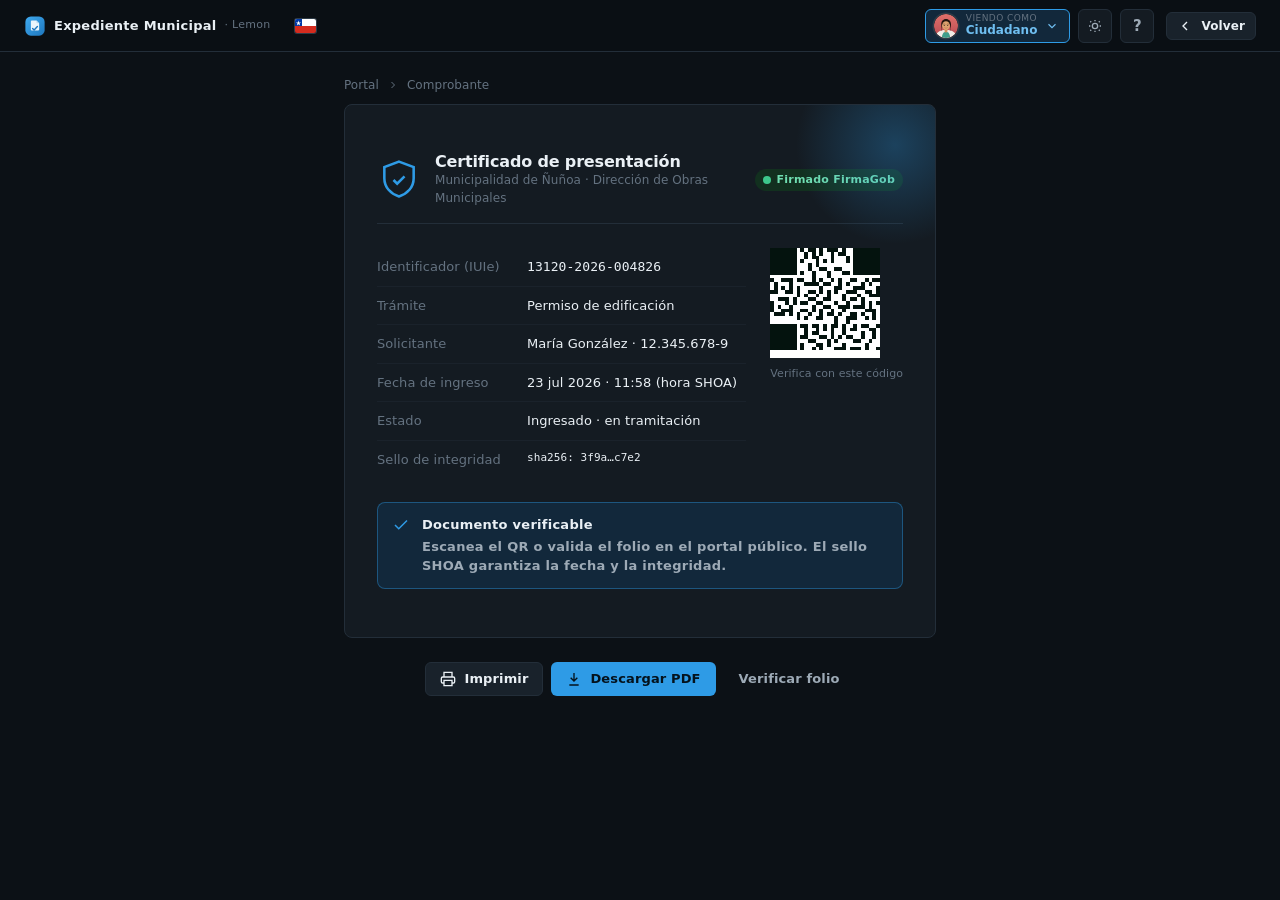
<file: comprobante.html>
<!DOCTYPE html>
<html lang="es">
<head>
<meta charset="UTF-8">
<meta name="viewport" content="width=device-width, initial-scale=1">
<title>Comprobante de presentación</title>
<link rel="stylesheet" href="tokens.css">
<style>
  .cp-main{max-width:640px;margin:0 auto;padding:var(--s-5) var(--s-5) var(--s-8)}
  .doc{background:var(--surface);border:1px solid var(--border);border-radius:var(--r-3);padding:var(--s-7) var(--s-6);position:relative;overflow:hidden}
  .doc::before{content:"";position:absolute;top:-60px;right:-60px;width:200px;height:200px;background:radial-gradient(circle,var(--brand-glow),transparent 70%);pointer-events:none}
  .doc-head{display:flex;align-items:center;gap:14px;padding-bottom:var(--s-4);border-bottom:1px solid var(--border);margin-bottom:var(--s-5)}
  .doc-head .seal{width:44px;height:44px;color:var(--brand)}
  .doc-head h2{font-size:var(--fs-16)}
  .doc-head .sub{font-size:var(--fs-12);color:var(--text-3)}
  .drow{display:flex;padding:9px 0;border-bottom:1px solid var(--border-faint);font-size:var(--fs-13)}
  .drow .k{width:150px;color:var(--text-3);flex-shrink:0}
  .drow .v{color:var(--text-1);font-weight:500}
  .qr{width:110px;height:110px;flex-shrink:0}
  @media print{.topnav,.cp-actions,.toast{display:none!important} body{background:#fff} .doc{border:1px solid #ccc}}
</style>
</head>
<body>
<header class="topnav">
  <a class="brand" href="index.html">
    <svg class="seal" viewBox="0 0 24 24" fill="none" stroke="currentColor" stroke-width="1.6"><path d="M12 2l8 3v6c0 5-3.5 8.5-8 10-4.5-1.5-8-5-8-10V5l8-3z"/><path d="M9 12l2 2 4-4"/></svg>
    <b>Expediente Municipal</b><small>· Lemon</small>
  </a>
  <nav class="topnav-links">
    <a href="index.html">Acceso</a><a href="ciudadano.html">Mis trámites</a><a href="catalogo.html">Trámites disponibles</a>
  </nav>
  <div class="topnav-right"><a class="btn btn-secondary btn-sm" href="ciudadano.html"><svg viewBox="0 0 24 24" fill="none" stroke="currentColor" stroke-width="2" style="width:16px;height:16px"><path d="M15 18l-6-6 6-6"/></svg>Volver</a></div>
</header>

<div class="cp-main">
  <div class="breadcrumb"><a href="ciudadano.html">Portal</a><svg viewBox="0 0 24 24" fill="none" stroke="currentColor" stroke-width="2"><path d="M9 6l6 6-6 6"/></svg><span>Comprobante</span></div>

  <div class="doc" id="doc">
    <div class="doc-head">
      <svg class="seal" viewBox="0 0 24 24" fill="none" stroke="currentColor" stroke-width="1.4"><path d="M12 2l8 3v6c0 5-3.5 8.5-8 10-4.5-1.5-8-5-8-10V5l8-3z"/><path d="M9 12l2 2 4-4"/></svg>
      <div style="flex:1"><h2>Certificado de presentación</h2><div class="sub">Municipalidad de Ñuñoa · Dirección de Obras Municipales</div></div>
      <span class="badge resuelto"><span class="g"></span>Firmado FirmaGob</span>
    </div>

    <div class="row" style="gap:var(--s-5);align-items:flex-start">
      <div style="flex:1">
        <div class="drow"><span class="k">Identificador (IUIe)</span><span class="v mono">13120-2026-004826</span></div>
        <div class="drow"><span class="k">Trámite</span><span class="v">Permiso de edificación</span></div>
        <div class="drow"><span class="k">Solicitante</span><span class="v">María González · 12.345.678-9</span></div>
        <div class="drow"><span class="k">Fecha de ingreso</span><span class="v">23 jul 2026 · 11:58 (hora SHOA)</span></div>
        <div class="drow"><span class="k">Estado</span><span class="v">Ingresado · en tramitación</span></div>
        <div class="drow" style="border-bottom:0"><span class="k">Sello de integridad</span><span class="v mono" style="font-size:var(--fs-11);word-break:break-all">sha256: 3f9a…c7e2</span></div>
      </div>
      <div style="text-align:center">
        <svg class="qr" viewBox="0 0 29 29" shape-rendering="crispEdges"><rect width="29" height="29" fill="#fff"/><path fill="#04130e" d="M0 0h7v7h-7zM8 0h1v1h-1zM10 0h2v1h-2zM13 0h1v2h-1zM15 0h3v1h-3zM19 0h1v1h-1zM22 0h7v7h-7zM1 1h5v5h-5zM9 1h1v2h-1zM11 1h1v1h-1zM16 1h1v3h-1zM18 1h2v1h-2zM23 1h5v5h-5zM2 2h3v3h-3zM11 2h2v1h-2zM20 2h1v2h-1zM24 2h3v3h-3zM8 3h1v1h-1zM12 3h1v2h-1zM14 3h1v1h-1zM10 4h1v2h-1zM13 5h2v1h-2zM17 5h2v1h-2zM8 6h1v1h-1zM11 6h1v3h-1zM15 6h1v2h-1zM19 6h2v1h-2zM0 8h1v1h-1zM3 8h3v1h-3zM7 8h2v1h-2zM13 8h1v1h-1zM16 8h1v1h-1zM18 8h1v3h-1zM21 8h2v1h-2zM25 8h1v1h-1zM27 8h2v1h-2zM1 9h1v2h-1zM5 9h1v2h-1zM9 9h4v1h-4zM14 9h2v1h-2zM20 9h1v1h-1zM24 9h1v2h-1zM26 9h1v1h-1zM3 10h1v1h-1zM7 10h1v3h-1zM13 10h1v2h-1zM17 10h1v2h-1zM22 10h2v1h-2zM28 10h1v3h-1zM0 11h2v1h-2zM4 11h2v1h-2zM10 11h2v1h-2zM15 11h1v3h-1zM20 11h3v1h-3zM25 11h2v1h-2zM9 12h1v1h-1zM12 12h1v1h-1zM19 12h1v2h-1zM23 12h1v1h-1zM26 12h2v1h-2zM2 13h3v1h-3zM6 13h1v2h-1zM10 13h2v1h-2zM14 13h1v1h-1zM21 13h2v1h-2zM24 13h1v3h-1zM0 14h1v3h-1zM4 14h1v1h-1zM8 14h2v1h-2zM12 14h2v1h-2zM17 14h1v1h-1zM20 14h1v2h-1zM26 14h1v2h-1zM28 14h1v1h-1zM2 15h1v1h-1zM5 15h1v3h-1zM11 15h1v2h-1zM14 15h2v1h-2zM18 15h2v1h-2zM22 15h2v1h-2zM3 16h2v1h-2zM8 16h2v1h-2zM13 16h1v3h-1zM16 16h1v2h-1zM19 16h1v1h-1zM25 16h3v1h-3zM1 17h3v1h-3zM7 17h1v2h-1zM10 17h1v1h-1zM15 17h1v1h-1zM18 17h1v1h-1zM21 17h2v1h-2zM24 17h1v1h-1zM27 17h1v2h-1zM9 18h1v1h-1zM12 18h1v1h-1zM17 18h1v3h-1zM20 18h3v1h-3zM25 18h1v1h-1zM20 19h1v1h-1zM0 20h7v7h-7zM8 20h2v1h-2zM11 20h2v1h-2zM14 20h1v2h-1zM16 20h1v1h-1zM19 20h1v3h-1zM22 20h1v2h-1zM24 20h2v1h-2zM28 20h1v1h-1zM1 21h5v5h-5zM9 21h1v3h-1zM12 21h1v2h-1zM16 21h1v3h-1zM21 21h1v1h-1zM26 21h2v1h-2zM2 22h3v3h-3zM11 22h1v1h-1zM24 22h1v2h-1zM27 22h1v2h-1zM8 23h1v1h-1zM13 23h2v1h-2zM18 23h1v1h-1zM20 23h2v1h-2zM10 24h2v1h-2zM15 24h1v2h-1zM17 24h1v1h-1zM22 24h2v1h-2zM26 24h1v1h-1zM8 25h1v2h-1zM12 25h2v1h-2zM19 25h1v2h-1zM25 25h1v2h-1zM11 26h1v1h-1zM13 26h1v1h-1zM17 26h2v1h-2zM21 26h3v1h-3zM28 26h1v1h-1z"/></svg>
        <div class="tiny dim" style="margin-top:8px">Verifica con este código</div>
      </div>
    </div>

    <div class="banner brand" style="margin-top:var(--s-5)"><svg viewBox="0 0 24 24" fill="none" stroke="currentColor" stroke-width="2"><path d="M20 6L9 17l-5-5"/></svg><div class="b-body"><b>Documento verificable</b><p>Escanea el QR o valida el folio en el portal público. El sello SHOA garantiza la fecha y la integridad.</p></div></div>
  </div>

  <div class="cp-actions row" style="gap:8px;margin-top:var(--s-5);justify-content:center">
    <button class="btn btn-secondary" onclick="window.print()"><svg viewBox="0 0 24 24" fill="none" stroke="currentColor" stroke-width="2"><path d="M6 9V2h12v7M6 18H4a2 2 0 01-2-2v-5a2 2 0 012-2h16a2 2 0 012 2v5a2 2 0 01-2 2h-2M6 14h12v8H6z"/></svg>Imprimir</button>
    <button class="btn btn-primary" onclick="toast('Descargando comprobante.pdf')"><svg viewBox="0 0 24 24" fill="none" stroke="currentColor" stroke-width="2"><path d="M12 3v12M7 10l5 5 5-5M5 21h14"/></svg>Descargar PDF</button>
    <button class="btn btn-ghost" onclick="toast('Folio válido · verificado en el portal público')">Verificar folio</button>
  </div>
</div>

<div class="toast" id="toast"><svg viewBox="0 0 24 24" fill="none" stroke="currentColor" stroke-width="2"><path d="M20 6L9 17l-5-5"/></svg><span id="toastMsg">Listo</span></div>

<script>
function toast(m){const t=document.getElementById('toast');document.getElementById('toastMsg').textContent=m;t.classList.add('show');clearTimeout(t._t);t._t=setTimeout(()=>t.classList.remove('show'),2600)}
</script>
<script src="flujo.js"></script>
<script src="app.js"></script>
</body>
</html>
</file>
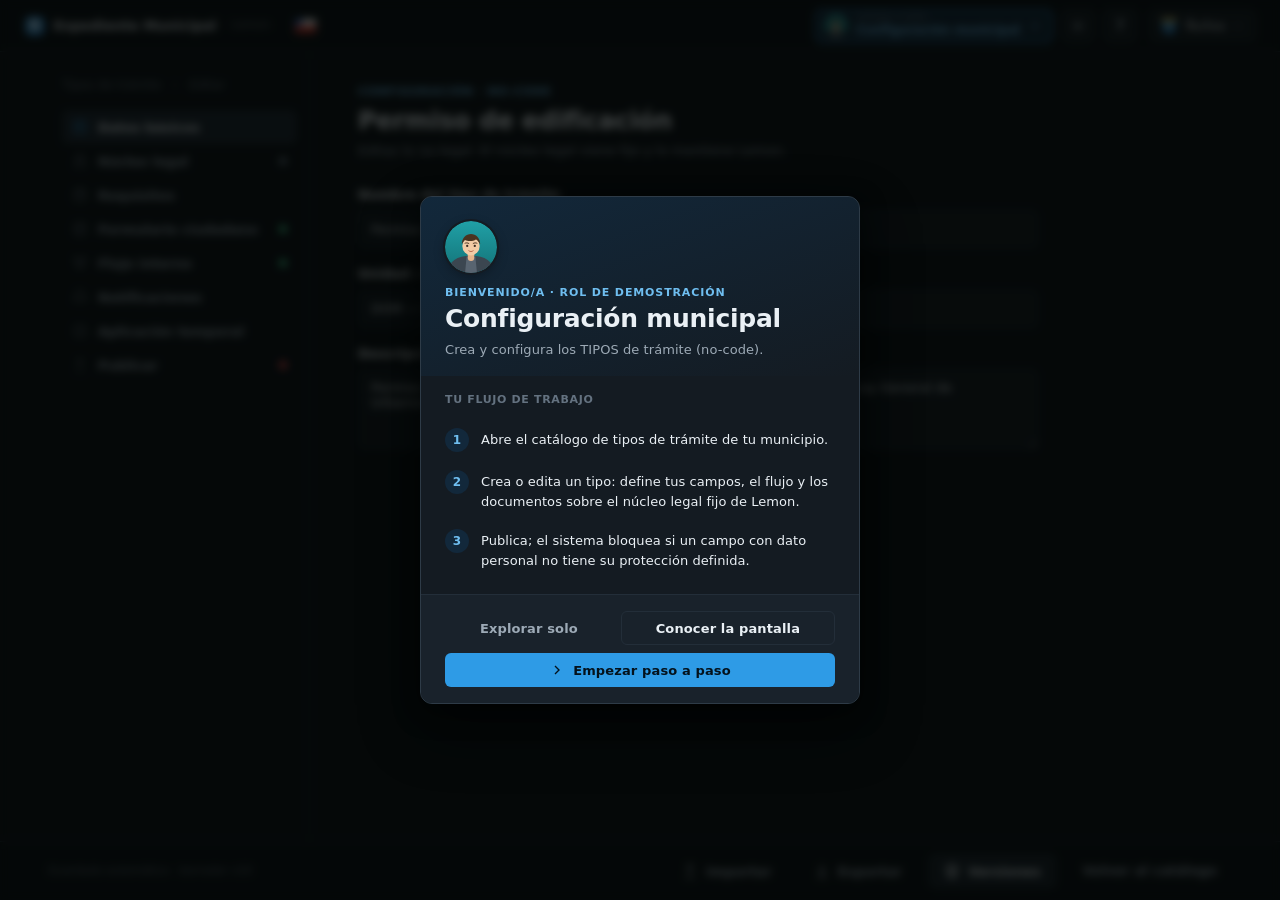
<file: constructor.html>
<!DOCTYPE html>
<html lang="es">
<head>
<meta charset="UTF-8">
<meta name="viewport" content="width=device-width, initial-scale=1">
<title>Constructor de tipo de trámite</title>
<link rel="stylesheet" href="tokens.css">
<style>
  .cn{display:grid;grid-template-columns:260px 1fr;max-width:1180px;margin:0 auto;min-height:calc(100vh - 52px)}
  .cn-rail{border-right:1px solid var(--border);padding:var(--s-5) var(--s-3)}
  .cn-sec{display:flex;align-items:center;gap:10px;width:100%;text-align:left;background:transparent;border:0;padding:9px 10px;border-radius:var(--r-2);color:var(--text-2);font-family:var(--font-ui);font-size:var(--fs-13);font-weight:600;cursor:pointer}
  .cn-sec svg{width:16px;height:16px;color:var(--text-3)}
  .cn-sec:hover{background:var(--surface-2);color:var(--text-1)}
  .cn-sec.on{background:var(--surface-raised);color:var(--text-1)}.cn-sec.on svg{color:var(--brand)}
  .cn-sec .dot{margin-left:auto;width:8px;height:8px;border-radius:50%}
  .cn-main{padding:var(--s-6) var(--s-7);padding-bottom:96px}
  .cn-panel{max-width:680px}
  .locked{border:1px solid var(--border);border-radius:var(--r-3);background:var(--surface);padding:var(--s-4);position:relative}
  .locked::after{content:"";position:absolute;inset:0;background:repeating-linear-gradient(135deg,transparent,transparent 10px,rgba(255,255,255,.012) 10px,rgba(255,255,255,.012) 20px);border-radius:var(--r-3);pointer-events:none}
  .lrow{display:flex;align-items:center;gap:10px;padding:9px 0;border-bottom:1px solid var(--border-faint);font-size:var(--fs-13)}
  .lrow:last-child{border-bottom:0}
  .lrow svg{width:16px;height:16px;color:var(--brand);flex-shrink:0}
  .frow{display:flex;align-items:center;gap:12px;padding:12px 14px;border:1px solid var(--border);border-radius:var(--r-2);background:var(--surface);margin-bottom:8px}
  .frow .fn{font-weight:600;font-size:var(--fs-13)}
  .frow .ft{font-size:var(--fs-11);color:var(--text-3)}
  .frow.pii{border-color:#40320F;background:var(--warning-soft)}
  .frow.ok{border-color:#123B31}
  .flow{display:flex;align-items:stretch;gap:0;overflow-x:auto;padding-bottom:8px;scrollbar-width:none}
  .flow::-webkit-scrollbar{display:none}
  .fnode{min-width:150px;background:var(--surface);border:1px solid var(--border);border-radius:var(--r-3);padding:12px;flex-shrink:0}
  .fnode .fh{font-size:var(--fs-11);text-transform:uppercase;letter-spacing:.05em;color:var(--text-3);font-weight:700}
  .fnode .ft2{font-weight:600;font-size:var(--fs-13);margin:4px 0 8px}
  .fconn{display:flex;align-items:center;color:var(--text-3);flex-shrink:0;padding:0 4px}
  .fadd{min-width:120px;border:1.5px dashed var(--border-strong);border-radius:var(--r-3);display:grid;place-items:center;color:var(--text-3);cursor:pointer;flex-shrink:0}
  .fadd:hover{border-color:var(--brand);color:var(--brand-ink)}
  .gaterow{display:flex;align-items:center;gap:12px;padding:12px 0;border-bottom:1px solid var(--border-faint)}
  .gaterow svg{width:20px;height:20px;flex-shrink:0}
  .cn-bar{position:fixed;left:0;right:0;bottom:0;background:var(--bg-2);border-top:1px solid var(--border);padding:12px var(--s-7);display:flex;align-items:center;gap:12px;z-index:20}
  @media(max-width:860px){
    .cn{grid-template-columns:1fr}
    /* rail como tabs horizontales scrolleables (NO ocultarlo: era la única navegación entre secciones) */
    .cn-rail{border-right:0;border-bottom:1px solid var(--border);padding:8px var(--s-3);display:flex;gap:6px;overflow-x:auto;position:sticky;top:52px;background:var(--bg-2);z-index:15;scrollbar-width:none}
    .cn-rail::-webkit-scrollbar{display:none}
    .cn-rail .breadcrumb{display:none}
    .cn-sec{width:auto;white-space:nowrap;flex-shrink:0;padding:8px 12px}
    .cn-sec .dot{margin-left:6px}
    .cn-main{padding:var(--s-4);padding-bottom:110px}
  }

  /* ---- Editor de flujo (máquina de estados) ---- */
  .flow-editor{position:relative}
  .fe-toolbar{display:flex;align-items:center;gap:12px;flex-wrap:wrap;margin-bottom:12px}
  .fe-add{display:flex;gap:8px}
  .fe-legend{display:flex;gap:12px}
  .fe-lg{display:inline-flex;align-items:center;gap:6px;font-size:var(--fs-11);color:var(--text-3);font-weight:600}
  .fe-lg i{width:8px;height:8px;border-radius:50%}
  .fe-grow{flex:1}
  #feSaved.dirty{color:var(--warning)}
  .fe-body{display:grid;grid-template-columns:1fr 288px;gap:14px;align-items:start}
  .fe-canvas{position:relative;height:440px;overflow:auto;border:1px solid var(--border);border-radius:var(--r-3);
    background:radial-gradient(circle at 1px 1px, var(--border-faint) 1px, transparent 0) 0 0/22px 22px, var(--bg-2);
    scrollbar-width:thin;scrollbar-color:var(--border-strong) transparent}
  .fe-canvas::-webkit-scrollbar{width:10px;height:10px}
  .fe-canvas::-webkit-scrollbar-thumb{background:var(--border-strong);border-radius:var(--r-pill);border:2px solid var(--bg-2)}
  .fe-canvas::-webkit-scrollbar-track{background:transparent}
  .fe-svg{position:absolute;top:0;left:0;pointer-events:none;overflow:visible}
  .fe-edge-hit{stroke:transparent;stroke-width:16;fill:none;pointer-events:stroke;cursor:pointer}
  .fe-edge{stroke:var(--border-strong);stroke-width:1.6;fill:none;pointer-events:none}
  .fe-edge.sel{stroke:var(--brand);stroke-width:2}
  .fe-linkline{stroke:var(--brand);stroke-width:2;stroke-dasharray:4 3;fill:none}
  .fe-edge-lbl{fill:var(--brand-ink);font-size:9px;font-family:var(--font-mono);text-anchor:middle}
  .fe-node{position:absolute;width:156px;background:var(--surface);border:1px solid var(--border);border-left:3px solid var(--nc,var(--brand));border-radius:var(--r-3);padding:10px 12px;cursor:grab;user-select:none;box-shadow:var(--sh-sm);touch-action:none}
  .fe-node:hover{border-color:var(--border-strong)}
  .fe-node.sel{border-color:var(--brand);box-shadow:0 0 0 2px var(--brand-soft)}
  .fe-node.legal{background:var(--surface-2)}
  .fe-node-h{display:flex;align-items:center;gap:6px;margin-bottom:4px}
  .fe-type{font-size:9px;text-transform:uppercase;letter-spacing:.06em;color:var(--text-3);font-weight:700}
  .fe-lock{margin-left:auto;color:var(--text-3)}.fe-lock svg{width:12px;height:12px}
  .fe-node-t{font-size:var(--fs-13);font-weight:600;color:var(--text-1);line-height:1.2;overflow-wrap:anywhere}
  .fe-node-r{font-size:var(--fs-11);color:var(--text-2);margin-top:3px}
  .fe-warn-txt{color:var(--warning)}
  .fe-out{position:absolute;right:-7px;top:50%;transform:translateY(-50%);width:14px;height:14px;border-radius:50%;background:var(--surface-raised);border:2px solid var(--brand);cursor:crosshair}
  .fe-out:hover{background:var(--brand)}
  .fe-inspector{background:var(--surface);border:1px solid var(--border);border-radius:var(--r-3);padding:14px;min-height:200px}
  .fe-insp-empty{color:var(--text-3);text-align:center;padding:20px 6px}
  .fe-insp-empty svg{width:30px;height:30px;margin:0 auto 10px;color:var(--text-3)}
  .fe-insp-empty p{font-size:var(--fs-12);line-height:1.5}
  .fe-insp-head{display:flex;align-items:center;justify-content:space-between;margin-bottom:12px}
  .fe-insp-eye{font-size:var(--fs-11);text-transform:uppercase;letter-spacing:.06em;color:var(--brand-ink);font-weight:700}
  .fe-field{margin-bottom:12px}
  .fe-field label{display:block;font-size:var(--fs-12);font-weight:600;margin-bottom:5px}
  .fe-field.err .input{border-color:var(--danger)}
  .fe-msg{display:block;font-size:var(--fs-11);color:var(--danger);margin-top:4px}
  .fe-ro{font-size:var(--fs-13);color:var(--text-2);padding:6px 0}
  .input-sm{height:30px;font-size:var(--fs-12)}
  .fe-seg{display:flex;gap:4px}
  .fe-seg button{flex:1;display:inline-flex;align-items:center;justify-content:center;gap:5px;height:30px;border:1px solid var(--border);background:var(--surface-2);color:var(--text-2);border-radius:var(--r-2);font-size:var(--fs-11);font-weight:600}
  .fe-seg button i{width:7px;height:7px;border-radius:50%}
  .fe-seg button.on{border-color:var(--brand);color:var(--text-1);background:var(--brand-soft)}
  .fe-sub{font-size:var(--fs-11);text-transform:uppercase;letter-spacing:.05em;color:var(--text-3);font-weight:700;margin:14px 0 8px}
  .fe-req{display:grid;grid-template-columns:1fr 92px 22px;gap:6px;margin-bottom:6px;align-items:center}
  .fe-req.err .input{border-color:var(--danger)}
  .fe-x{background:transparent;border:0;color:var(--text-3);font-size:14px;cursor:pointer;padding:2px;line-height:1}
  .fe-x:hover{color:var(--danger)}
  .fe-flowline{display:flex;align-items:center;gap:8px;margin-bottom:12px;flex-wrap:wrap}
  .fe-check{display:flex;gap:10px;padding:8px 0;cursor:pointer;align-items:flex-start}
  .fe-check input{margin-top:3px;accent-color:var(--brand)}
  .fe-check b{font-size:var(--fs-12);font-weight:600}
  .fe-check p{font-size:var(--fs-11);color:var(--text-3);margin-top:1px}
  .fe-problems{margin-top:12px;border:1px solid var(--border);border-radius:var(--r-3);background:var(--surface);padding:10px 12px}
  .fe-prob-ok{display:flex;align-items:center;gap:8px;font-size:var(--fs-12);color:var(--success);font-weight:600}
  .fe-prob-ok svg{width:16px;height:16px}
  .fe-prob-head{display:flex;gap:8px;margin-bottom:8px}
  .fe-prob-count{font-size:var(--fs-11);font-weight:700;padding:2px 8px;border-radius:var(--r-pill)}
  .fe-prob-count.err{background:var(--danger-soft);color:#F0999C}
  .fe-prob-count.warn{background:var(--warning-soft);color:#F0C783}
  .fe-prob-list{display:flex;flex-direction:column;gap:4px}
  .fe-prob{display:flex;align-items:flex-start;gap:8px;text-align:left;background:transparent;border:0;padding:6px;border-radius:var(--r-2);color:var(--text-2);font-size:var(--fs-12);width:100%;font-family:inherit}
  .fe-prob svg{width:15px;height:15px;flex-shrink:0;margin-top:1px}
  .fe-prob.nav{cursor:pointer}
  .fe-prob.nav:hover{background:var(--surface-2);color:var(--text-1)}
  .fe-menu{position:absolute;z-index:30;width:290px;background:var(--overlay);border:1px solid var(--border-strong);border-radius:var(--r-3);box-shadow:var(--sh-lg);padding:6px}
  .fe-menu-hd{font-size:var(--fs-11);text-transform:uppercase;letter-spacing:.05em;color:var(--text-3);font-weight:700;padding:6px 8px}
  .fe-menu button{display:block;width:100%;text-align:left;background:transparent;border:0;padding:8px;border-radius:var(--r-2);cursor:pointer}
  .fe-menu button:hover{background:var(--surface-2)}
  .fe-menu button b{display:block;font-size:var(--fs-12);color:var(--text-1);font-weight:600}
  .fe-menu button span{display:block;font-size:var(--fs-11);color:var(--text-3);margin-top:1px}
  @media(max-width:860px){.fe-body{grid-template-columns:1fr}}

  /* ---- Formulario ciudadano (form builder) ---- */
  .fb-empty{padding:16px;text-align:center;color:var(--text-3);font-size:var(--fs-12);border:1px dashed var(--border-strong);border-radius:var(--r-3)}
  .fb-req{display:flex;align-items:center;gap:10px;padding:9px 12px;border:1px solid var(--border);border-radius:var(--r-2);background:var(--surface);margin-bottom:8px}
  .fb-req.exc{border-color:#40320F;background:var(--warning-soft)}
  .fb-req-ic{width:16px;height:16px;flex-shrink:0;color:var(--text-3)}
  .fb-req.exc .fb-req-ic{color:var(--warning)}
  .fb-inl{flex:1;min-width:0;background:transparent;border:0;border-bottom:1px solid transparent;color:var(--text-1);font-size:var(--fs-13);font-family:inherit;padding:4px 2px;outline:none}
  .fb-inl:hover{border-bottom-color:var(--border)}
  .fb-inl:focus{border-bottom-color:var(--brand)}
  .fb-toggle{display:inline-flex;align-items:center;gap:6px;font-size:var(--fs-11);color:var(--text-2);font-weight:600;white-space:nowrap;cursor:pointer}
  .fb-toggle input{accent-color:var(--warning)}
  .fb-steps{display:flex;flex-direction:column;gap:12px}
  .fb-step{border:1px solid var(--border);border-radius:var(--r-3);background:var(--surface);overflow:hidden}
  .fb-step.dragging{opacity:.45}
  .fb-step.drop-over{border-color:var(--brand);box-shadow:0 0 0 1px var(--brand)}
  .fb-step-h{display:flex;align-items:center;gap:10px;padding:9px 12px;border-bottom:1px solid var(--border-faint);background:var(--surface-2)}
  .fb-drag{color:var(--text-3);cursor:grab;font-size:13px;letter-spacing:-3px;user-select:none;flex-shrink:0;padding-right:2px}
  .fb-drag:active{cursor:grabbing}
  .fb-step-ic{width:18px;height:18px;flex-shrink:0}.fb-step-ic svg{width:18px;height:18px}
  .fb-step-name{font-weight:600}
  .fb-cond{padding:10px 12px 0}
  .fb-cond-btn{display:inline-flex;align-items:center;gap:6px;background:transparent;border:1px dashed var(--border-strong);border-radius:var(--r-pill);padding:4px 10px;color:var(--text-3);font-size:var(--fs-11);font-family:inherit;cursor:pointer}
  .fb-cond-btn svg{width:13px;height:13px}
  .fb-cond-btn:hover{color:var(--brand-ink);border-color:var(--brand)}
  .fb-step-body{padding:12px}
  .fb-fields{display:flex;flex-direction:column;gap:8px}
  .fb-field{display:flex;align-items:flex-start;gap:8px;padding:8px 10px;border:1px solid var(--border);border-radius:var(--r-2);background:var(--bg-2)}
  .fb-field.pii{border-color:#40320F;background:var(--warning-soft)}
  .fb-field.dragging{opacity:.45}
  .fb-field-main{flex:1;min-width:0;display:flex;flex-direction:column;gap:6px}
  .fb-field-row{display:flex;flex-wrap:wrap;gap:6px;align-items:center}
  .fb-mini{height:26px;background:var(--surface);border:1px solid var(--border);border-radius:var(--r-1);color:var(--text-1);font-size:var(--fs-11);font-family:inherit;padding:0 6px;outline:none}
  .fb-mini:focus{border-color:var(--brand)}
  .fb-opts{flex:1;min-width:130px}
  .fb-mini-chk{display:inline-flex;align-items:center;gap:5px;font-size:var(--fs-11);color:var(--text-2);font-weight:600;cursor:pointer;white-space:nowrap}
  .fb-mini-chk input{accent-color:var(--brand)}
  .fb-mini-chk.pii{color:var(--warning)}.fb-mini-chk.pii input{accent-color:var(--warning)}
  .fb-doc-ic{flex-shrink:0;padding-top:2px}
  .fb-add-field{display:inline-flex;align-items:center;gap:6px;margin-top:8px;background:transparent;border:0;color:var(--brand-ink);font-size:var(--fs-12);font-weight:600;font-family:inherit;cursor:pointer;padding:4px}
  .fb-add-field svg{width:14px;height:14px}
  .fb-inline-2{display:flex;gap:10px}
  .fb-lbl{display:flex;flex-direction:column;gap:5px;font-size:var(--fs-12);font-weight:600;color:var(--text-1);flex:1}
  .fb-inl2{height:34px;background:var(--surface);border:1px solid var(--border);border-radius:var(--r-2);color:var(--text-1);font-size:var(--fs-13);font-family:inherit;padding:0 10px;outline:none;font-weight:400;width:100%}
  textarea.fb-inl2{height:auto;padding:8px 10px}
  .fb-inl2:focus{border-color:var(--brand)}
  .fb-note{font-size:var(--fs-11);color:var(--text-3);margin-top:8px;padding:8px 10px;background:var(--surface-2);border-radius:var(--r-2)}

  /* vista previa ciudadana */
  .fb-preview{max-width:520px;width:100%}
  .pv-progress{height:4px;background:var(--surface-raised);border-radius:var(--r-pill);overflow:hidden;margin-bottom:16px}
  .pv-progress-bar{height:100%;background:var(--brand);transition:width .3s var(--ease)}
  .pv-step-head{margin-bottom:6px}
  .pv-eyebrow{font-size:var(--fs-11);text-transform:uppercase;letter-spacing:.06em;color:var(--brand-ink);font-weight:700}
  .pv-step-head h4{font-size:var(--fs-20);margin-top:3px}
  .pv-muted{color:var(--text-2);font-size:var(--fs-13);margin:6px 0 14px}
  .pv-reqs{display:flex;flex-direction:column;gap:8px}
  .pv-req{display:flex;align-items:flex-start;gap:10px;padding:10px 12px;border:1px solid var(--border);border-radius:var(--r-2);font-size:var(--fs-13);cursor:pointer}
  .pv-req input{margin-top:2px;accent-color:var(--brand)}
  .pv-exc{color:var(--warning);font-size:var(--fs-11);text-transform:uppercase;letter-spacing:.04em}
  .pv-block{display:flex;align-items:center;gap:10px;margin-top:12px;padding:12px;border-radius:var(--r-2);background:var(--danger-soft);border:1px solid #40191C;color:#F0999C;font-size:var(--fs-13)}
  .pv-block svg{width:18px;height:18px;flex-shrink:0}
  .pv-nav{display:flex;align-items:center;gap:8px;margin-top:20px}
  .pv-form{display:flex;flex-direction:column;gap:14px}
  .pv-field{display:flex;flex-direction:column;gap:6px}
  .pv-flabel{font-size:var(--fs-13);font-weight:600;color:var(--text-1)}
  .pv-req-star{color:var(--danger)}
  .pv-pii{font-size:var(--fs-11);color:var(--warning);font-weight:600;text-transform:uppercase;letter-spacing:.04em}
  .pv-help{font-size:var(--fs-12);color:var(--text-3)}
  .pv-chk{display:inline-flex;align-items:center;gap:8px;font-size:var(--fs-13)}.pv-chk input{accent-color:var(--brand)}
  .pv-upload{display:flex;align-items:center;gap:8px;padding:14px;border:1.5px dashed var(--border-strong);border-radius:var(--r-2);color:var(--text-3);font-size:var(--fs-12);cursor:pointer}
  .pv-upload svg{width:18px;height:18px}
  .pv-upload:hover{border-color:var(--brand);color:var(--brand-ink)}
  .pv-upload.done{border-style:solid;border-color:#123B31;color:var(--success)}
  .pv-docs{display:flex;flex-direction:column;gap:10px}
  .pv-doc{display:flex;align-items:center;gap:12px;padding:12px;border:1px solid var(--border);border-radius:var(--r-2)}
  .pv-doc-ic svg{width:22px;height:22px;color:var(--text-3)}
  .pv-updbtn.done{color:var(--success)}
  .pv-pay{padding:16px;border:1px solid var(--border);border-radius:var(--r-3);background:var(--surface-2)}
  .pv-pay-amt{display:flex;flex-direction:column;gap:4px}.pv-pay-amt b{font-size:var(--fs-20);color:var(--text-1)}
  .pv-sign{display:flex;align-items:center;gap:14px;padding:16px;border:1px solid var(--border);border-radius:var(--r-3)}
  .pv-sign svg{width:32px;height:32px;flex-shrink:0}
  .pv-info{padding:14px;background:var(--surface-2);border-radius:var(--r-2);font-size:var(--fs-13);color:var(--text-2);white-space:pre-wrap}
  .pv-done{text-align:center;padding:20px 10px}
  .pv-done svg{width:44px;height:44px;margin:0 auto 12px}
  .pv-done h4{font-size:var(--fs-20);margin-bottom:8px}
  /* origen / interoperabilidad (once-only) */
  .fb-origen{max-width:172px;color:var(--text-2)}
  .fb-origen.sys{border-color:var(--brand);color:var(--brand-ink);background:var(--brand-soft)}
  .pv-src{display:inline-flex;align-items:center;font-size:var(--fs-11);color:var(--brand-ink);background:var(--brand-soft);border-radius:var(--r-pill);padding:1px 8px;font-weight:600;white-space:nowrap}
  .pv-req.sys{background:var(--success-soft);border-color:#123B31}
  .pv-req.sys svg{width:18px;height:18px;flex-shrink:0;margin-top:1px}
  .pv-prefill{display:flex;align-items:center;justify-content:space-between;gap:10px;flex-wrap:wrap;padding:10px 12px;background:var(--surface-2);border:1px solid var(--border);border-radius:var(--r-2)}
  .pv-prefill-v{font-weight:600;color:var(--text-1);font-size:var(--fs-13)}
  .pv-doc.sys{background:var(--success-soft);border-color:#123B31}
  .pv-doc.sys .pv-doc-ic svg{color:var(--success)}
  /* versiones */
  .ver-row{display:flex;align-items:center;gap:14px;padding:11px 12px;border:1px solid var(--border);border-radius:var(--r-2);margin-bottom:8px}
  .ver-row.cur{border-color:var(--brand);background:var(--brand-soft)}
  .ver-v{font-family:var(--font-mono);font-size:var(--fs-16);font-weight:700;color:var(--text-1);width:44px;flex-shrink:0}
  .ver-est{margin-bottom:4px}
  .badge.publicada{background:var(--surface-raised);color:var(--text-2)}.badge.publicada .g{background:var(--text-3)}
</style>
</head>
<body>
<header class="topnav">
  <a class="brand" href="index.html">
    <svg class="seal" viewBox="0 0 24 24" fill="none" stroke="currentColor" stroke-width="1.6"><path d="M12 2l8 3v6c0 5-3.5 8.5-8 10-4.5-1.5-8-5-8-10V5l8-3z"/><path d="M9 12l2 2 4-4"/></svg>
    <b>Expediente Municipal</b><small>· Lemon</small>
  </a>
  <nav class="topnav-links">
    <a href="index.html">Acceso</a><a href="funcionario.html">Funcionario</a><a href="bandeja.html">Bandeja</a><a href="tipos.html">Tipos</a><a href="constructor.html" class="active">Constructor</a><a href="caja.html">Caja</a><a href="supervisor.html">Supervisión</a><a href="admin.html">Administración</a><a href="ciudadano.html">Portal ciudadano</a><a href="movil.html">App terreno</a>
  </nav>
  <div class="topnav-right">
    <button class="muni"><span class="dot">Ñ</span>Ñuñoa<svg viewBox="0 0 24 24" fill="none" stroke="currentColor" stroke-width="2"><path d="M6 9l6 6 6-6"/></svg></button>
  </div>
</header>

<div class="cn">
  <aside class="cn-rail">
    <div class="breadcrumb" style="margin-bottom:var(--s-4)"><a href="tipos.html">Tipos de trámite</a><svg viewBox="0 0 24 24" fill="none" stroke="currentColor" stroke-width="2"><path d="M9 6l6 6-6 6"/></svg><span>Editar</span></div>
    <button class="cn-sec on" data-s="datos"><svg viewBox="0 0 24 24" fill="none" stroke="currentColor" stroke-width="1.8"><rect x="4" y="4" width="16" height="16" rx="2"/><path d="M8 9h8M8 13h5"/></svg>Datos básicos</button>
    <button class="cn-sec" data-s="legal"><svg viewBox="0 0 24 24" fill="none" stroke="currentColor" stroke-width="1.8"><rect x="5" y="11" width="14" height="10" rx="2"/><path d="M8 11V7a4 4 0 018 0v4"/></svg>Núcleo legal <span class="dot" style="background:var(--text-3)"></span></button>
    <button class="cn-sec" data-s="requisitos"><svg viewBox="0 0 24 24" fill="none" stroke="currentColor" stroke-width="1.8"><rect x="8" y="3" width="8" height="4" rx="1"/><path d="M16 5h2a2 2 0 012 2v12a2 2 0 01-2 2H6a2 2 0 01-2-2V7a2 2 0 012-2h2"/><path d="M9 13l2 2 4-4"/></svg>Requisitos</button>
    <button class="cn-sec" data-s="form"><svg viewBox="0 0 24 24" fill="none" stroke="currentColor" stroke-width="1.8"><rect x="4" y="3" width="16" height="18" rx="2"/><path d="M8 8h8M8 12h8M8 16h5"/></svg>Formulario ciudadano <span class="dot" id="dotForm" style="background:var(--warning)"></span></button>
    <button class="cn-sec" data-s="flujo"><svg viewBox="0 0 24 24" fill="none" stroke="currentColor" stroke-width="1.8"><circle cx="6" cy="6" r="2"/><circle cx="18" cy="6" r="2"/><circle cx="12" cy="18" r="2"/><path d="M8 6h8M6 8v6a2 2 0 002 2h2M18 8v6a2 2 0 01-2 2h-2"/></svg>Flujo interno <span class="dot" id="dotFlujo" style="background:var(--success)"></span></button>
    <button class="cn-sec" data-s="notif"><svg viewBox="0 0 24 24" fill="none" stroke="currentColor" stroke-width="1.8"><path d="M18 8a6 6 0 00-12 0c0 7-3 9-3 9h18s-3-2-3-9"/></svg>Notificaciones</button>
    <button class="cn-sec" data-s="temporal"><svg viewBox="0 0 24 24" fill="none" stroke="currentColor" stroke-width="1.8"><circle cx="12" cy="12" r="9"/><path d="M12 7v5l3 2"/></svg>Aplicación temporal</button>
    <button class="cn-sec" data-s="publicar"><svg viewBox="0 0 24 24" fill="none" stroke="currentColor" stroke-width="1.8"><path d="M12 3v12M7 8l5-5 5 5M5 21h14"/></svg>Publicar <span class="dot" id="dotPub" style="background:var(--danger)"></span></button>
  </aside>

  <main class="cn-main">
    <!-- datos -->
    <section data-sec="datos">
      <div class="eyebrow">Configuración · no-code</div>
      <h1 style="font-size:var(--fs-25);margin-bottom:6px">Permiso de edificación</h1>
      <p class="muted" style="margin-bottom:var(--s-5)">Editas lo no-legal. El núcleo legal viene fijo y lo mantiene Lemon.</p>
      <div class="cn-panel">
        <div class="field"><label>Nombre del tipo de trámite</label><input class="input" value="Permiso de edificación"></div>
        <div class="g-2 grid"><div class="field"><label>Unidad / área</label><select class="input" style="appearance:none"><option>DOM — Obras Municipales</option><option>Rentas y Patentes</option><option>DIDECO</option></select></div>
        <div class="field"><label>Base legal</label><input class="input" value="LGUC / OGUC"></div></div>
        <div class="field" style="margin-bottom:0"><label>Descripción para el ciudadano</label><textarea class="input" style="height:80px;padding-top:10px">Permiso para construir, ampliar o modificar una edificación conforme a la Ley General de Urbanismo y Construcciones.</textarea></div>
      </div>
    </section>

    <!-- legal -->
    <section data-sec="legal" class="hide">
      <div class="eyebrow">Núcleo legal · fijo</div>
      <h1 style="font-size:var(--fs-25);margin-bottom:6px">Lo que la ley obliga</h1>
      <p class="muted" style="margin-bottom:var(--s-5)">Bloqueado y mantenido por Lemon. No lo puedes editar — así ningún trámite del municipio incumple.</p>
      <div class="cn-panel locked">
        <div class="row" style="gap:8px;margin-bottom:var(--s-3)"><svg viewBox="0 0 24 24" fill="none" stroke="var(--text-3)" stroke-width="1.8" style="width:16px;height:16px"><rect x="5" y="11" width="14" height="10" rx="2"/><path d="M8 11V7a4 4 0 018 0v4"/></svg><span class="tiny dim">Mantenido por Lemon · versión legal v9</span></div>
        <div class="lrow"><svg viewBox="0 0 24 24" fill="none" stroke="currentColor" stroke-width="2"><path d="M20 6L9 17l-5-5"/></svg>Identificador único (IUIe) asignado al ingresar</div>
        <div class="lrow"><svg viewBox="0 0 24 24" fill="none" stroke="currentColor" stroke-width="2"><path d="M20 6L9 17l-5-5"/></svg>Contenido mínimo del acto administrativo (art. 41 Ley 19.880)</div>
        <div class="lrow"><svg viewBox="0 0 24 24" fill="none" stroke="currentColor" stroke-width="2"><path d="M20 6L9 17l-5-5"/></svg>Certificado de presentación firmado (FirmaGob)</div>
        <div class="lrow"><svg viewBox="0 0 24 24" fill="none" stroke="currentColor" stroke-width="2"><path d="M20 6L9 17l-5-5"/></svg>Cómputo de plazos + silencio administrativo (feriados y suspensiones)</div>
        <div class="lrow"><svg viewBox="0 0 24 24" fill="none" stroke="currentColor" stroke-width="2"><path d="M20 6L9 17l-5-5"/></svg>Trazabilidad hash-chain + sello de tiempo SHOA</div>
      </div>
    </section>

    <!-- campos -->
    <section data-sec="requisitos" class="hide">
      <div class="eyebrow">Requisitos de postulación</div>
      <h1 style="font-size:var(--fs-25);margin-bottom:6px">¿Quién puede iniciar este trámite?</h1>
      <p class="muted" style="margin-bottom:var(--s-5);max-width:70ch">Define las condiciones para postular. Un requisito <b style="color:var(--text-1)">excluyente</b> bloquea el acceso al trámite si el ciudadano no lo cumple; los demás son informativos (se muestran, pero no impiden avanzar).</p>
      <div id="reqBuilder" class="cn-panel"></div>
    </section>

    <!-- flujo -->
    <section data-sec="flujo" class="hide">
      <div class="eyebrow">Flujo · máquina de estados</div>
      <h1 style="font-size:var(--fs-25);margin-bottom:6px">Estados y transiciones</h1>
      <p class="muted" style="margin-bottom:var(--s-4);max-width:70ch">Diseña los estados del trámite y cómo se pasa de uno a otro. Arrastra desde el punto de la derecha de un estado hacia otro para crear una transición. El sistema valida el flujo en vivo y bloquea la publicación si quedaría atascado. La <b style="color:var(--text-1)">doble validación (four-eyes)</b> es una guarda opcional por transición para separar quién revisa de quién resuelve — no es un paso para publicar el tipo de trámite.</p>
      <div id="flowEditor" class="flow-editor"></div>
      <p class="tiny dim mt-4">El certificado de estado y la notificación al ciudadano se disparan automáticamente en cada transición (núcleo legal).</p>
    </section>

    <!-- formulario ciudadano -->
    <section data-sec="form" class="hide">
      <div class="row between" style="align-items:flex-start;margin-bottom:var(--s-4);gap:var(--s-4)">
        <div style="min-width:0">
          <div class="eyebrow">Formulario ciudadano · por pasos</div>
          <h1 style="font-size:var(--fs-25);margin-bottom:6px">Lo que el ciudadano completa</h1>
          <p class="muted" style="max-width:66ch">Arma el trámite como un formulario por pasos. Cada paso puede ser un <b style="color:var(--text-1)">formulario</b>, una carga de <b style="color:var(--text-1)">documentos</b>, un <b style="color:var(--text-1)">pago</b>, una <b style="color:var(--text-1)">firma</b> o una <b style="color:var(--text-1)">página informativa</b>. Arrastra para reordenar. Un paso puede mostrarse solo si se cumple una condición.</p>
        </div>
        <button class="btn btn-primary" id="fbPreview" style="flex-shrink:0"><svg viewBox="0 0 24 24" fill="none" stroke="currentColor" stroke-width="2"><path d="M2 12s3.5-7 10-7 10 7 10 7-3.5 7-10 7-10-7-10-7z"/><circle cx="12" cy="12" r="3"/></svg>Vista previa</button>
      </div>
      <div id="formBuilder"></div>
    </section>

    <!-- notif -->
    <section data-sec="notif" class="hide">
      <div class="eyebrow">Notificaciones · automáticas</div>
      <h1 style="font-size:var(--fs-25);margin-bottom:6px">Avisos al ciudadano</h1>
      <p class="muted" style="margin-bottom:var(--s-5)">Se envían solos en cada evento. Elige los canales por defecto (el ciudadano igual puede ajustar los suyos).</p>
      <div class="cn-panel">
        <div class="frow ok"><div style="flex:1"><div class="fn">Ingreso confirmado</div><div class="ft">Email · SMS</div></div><span class="switch on" onclick="this.classList.toggle('on')"></span></div>
        <div class="frow ok"><div style="flex:1"><div class="fn">Observación / subsanación</div><div class="ft">Email · SMS · Push</div></div><span class="switch on" onclick="this.classList.toggle('on')"></span></div>
        <div class="frow ok"><div style="flex:1"><div class="fn">Resolución</div><div class="ft">Email · SMS · Push</div></div><span class="switch on" onclick="this.classList.toggle('on')"></span></div>
        <div class="frow ok"><div style="flex:1"><div class="fn">Silencio por vencer</div><div class="ft">Email · SMS</div></div><span class="switch on" onclick="this.classList.toggle('on')"></span></div>
        <div class="banner brand mt-4"><svg viewBox="0 0 24 24" fill="none" stroke="currentColor" stroke-width="2"><path d="M12 8v4M12 16h.01"/><circle cx="12" cy="12" r="9"/></svg><div class="b-body"><p style="color:var(--text-2)">Si ningún canal confirma acuse en 48 h, se despacha carta certificada. El funcionario no manda nada a mano.</p></div></div>
      </div>
    </section>

    <!-- temporal -->
    <section data-sec="temporal" class="hide">
      <div class="eyebrow">Aplicación temporal · decisión 0006</div>
      <h1 style="font-size:var(--fs-25);margin-bottom:6px">Ante un cambio de ley</h1>
      <p class="muted" style="margin-bottom:var(--s-5)">Cómo aplica un cambio normativo a los trámites en curso de este tipo. Lo fija el <b style="color:var(--text-1)">equipo legal municipal</b> al versionar, no la configuración libre.</p>
      <div class="cn-panel stack" style="gap:10px">
        <label class="frow" style="cursor:pointer"><input type="radio" name="mode" checked style="accent-color:var(--brand)"><div style="flex:1"><div class="fn">Prospectivo <span class="tiny dim">(por defecto)</span></div><div class="ft">Solo afecta a expedientes nuevos. Los en curso siguen con su versión.</div></div></label>
        <label class="frow pii" style="cursor:pointer"><input type="radio" name="mode" checked style="accent-color:var(--brand)"><div style="flex:1"><div class="fn">Caso a caso <span class="tiny" style="color:var(--warning)">(actual para este tipo)</span></div><div class="ft">El equipo legal decide expediente por expediente, con four-eyes.</div></div></label>
        <label class="frow" style="cursor:pointer"><input type="radio" name="mode" style="accent-color:var(--brand)"><div style="flex:1"><div class="fn">Retroactivo</div><div class="ft">Los en curso deben re-tramitar para quedar conforme (excepción).</div></div></label>
      </div>
    </section>

    <!-- publicar -->
    <section data-sec="publicar" class="hide">
      <div class="eyebrow">Publicación · gate</div>
      <h1 style="font-size:var(--fs-25);margin-bottom:6px">Publicar el tipo de trámite</h1>
      <p class="muted" style="margin-bottom:var(--s-5)">El sistema verifica que todo esté conforme antes de dejarlo disponible para los ciudadanos.</p>
      <div class="cn-panel">
        <div class="card">
          <div class="gaterow"><svg viewBox="0 0 24 24" fill="none" stroke="var(--success)" stroke-width="2.2"><path d="M20 6L9 17l-5-5"/></svg><div style="flex:1"><b>Núcleo legal presente</b><div class="tiny dim">IUIe, plazos, certificado, trazabilidad</div></div></div>
          <div class="gaterow" id="gateFlow"><svg id="gateFlowIc" viewBox="0 0 24 24" fill="none" stroke="var(--success)" stroke-width="2.2"><path d="M20 6L9 17l-5-5"/></svg><div style="flex:1"><b>Máquina de estados válida</b><div class="tiny dim" id="gateFlowTxt">Flujo sin bloqueantes</div></div><button class="btn btn-secondary btn-sm" id="gateFlowBtn" onclick="show('flujo')" style="display:none">Ir a Flujo</button></div>
          <div class="gaterow" id="gateForm"><svg id="gateFormIc" viewBox="0 0 24 24" fill="none" stroke="var(--danger)" stroke-width="2.2"><path d="M12 9v4M12 17h.01M10.3 3.9L2 18a2 2 0 001.7 3h16.6a2 2 0 001.7-3L13.7 3.9a2 2 0 00-3.4 0z"/></svg><div style="flex:1"><b>Formulario ciudadano definido</b><div class="tiny dim" id="gateFormTxt">Sin pasos aún</div></div><button class="btn btn-secondary btn-sm" id="gateFormBtn" onclick="show('form')" style="display:none">Ir al formulario</button></div>
          <div class="gaterow" id="gatePiiRow"><svg id="gatePiiIc" viewBox="0 0 24 24" fill="none" stroke="var(--success)" stroke-width="2.2"><path d="M20 6L9 17l-5-5"/></svg><div style="flex:1"><b>Datos personales protegidos</b><div class="tiny dim" id="gatePiiTxt">Sin campos con dato personal sin proteger</div></div><button class="btn btn-secondary btn-sm" id="gatePiiBtn" onclick="show('form')" style="display:none">Ir al formulario</button></div>
          <div class="gaterow" style="border-bottom:0"><svg viewBox="0 0 24 24" fill="none" stroke="var(--success)" stroke-width="2.2"><path d="M20 6L9 17l-5-5"/></svg><div style="flex:1"><b>Modo de aplicación temporal definido</b><div class="tiny dim">Caso a caso</div></div></div>
        </div>
        <div class="banner warn mt-4" id="gateBanner"><svg viewBox="0 0 24 24" fill="none" stroke="currentColor" stroke-width="2"><path d="M12 9v4M12 17h.01M10.3 3.9L2 18a2 2 0 001.7 3h16.6a2 2 0 001.7-3L13.7 3.9a2 2 0 00-3.4 0z"/></svg><div class="b-body"><b>Publicación bloqueada</b><p>No puedes publicar mientras haya un campo con dato personal sin proteger. El DPO puede autorizar una excepción auditada.</p></div></div>
        <div class="row mt-4" style="gap:8px"><button class="btn btn-primary" id="pubBtn" disabled onclick="publish()"><svg viewBox="0 0 24 24" fill="none" stroke="currentColor" stroke-width="2"><path d="M12 3v12M7 8l5-5 5 5M5 21h14"/></svg>Publicar</button><button class="btn btn-secondary" onclick="toast('Solicitud de excepción enviada al DPO')">Válvula del DPO</button></div>
      </div>
    </section>

    <div class="cn-bar">
      <span class="tiny dim" id="cnVersion">Guardado automático · borrador v10</span>
      <div style="flex:1"></div>
      <input type="file" id="tplFile" accept="application/json,.json" style="display:none">
      <button class="btn btn-ghost" id="btnImport"><svg viewBox="0 0 24 24" fill="none" stroke="currentColor" stroke-width="2"><path d="M12 15V3M7 8l5-5 5 5M5 21h14"/></svg>Importar</button>
      <button class="btn btn-ghost" id="btnExport"><svg viewBox="0 0 24 24" fill="none" stroke="currentColor" stroke-width="2"><path d="M12 3v12M7 10l5 5 5-5M5 21h14"/></svg>Exportar</button>
      <button class="btn btn-secondary" id="btnVersions"><svg viewBox="0 0 24 24" fill="none" stroke="currentColor" stroke-width="2"><path d="M12 2l9 5-9 5-9-5 9-5zM3 12l9 5 9-5M3 17l9 5 9-5"/></svg>Versiones</button>
      <a class="btn btn-ghost" href="tipos.html">Volver al catálogo</a>
    </div>
  </main>
</div>

<div class="toast" id="toast"><svg viewBox="0 0 24 24" fill="none" stroke="currentColor" stroke-width="2"><path d="M20 6L9 17l-5-5"/></svg><span id="toastMsg">Listo</span></div>

<script>
/* ---------- Navegación del wizard + toast ---------- */
function toast(m){var t=document.getElementById('toast');var mm=document.getElementById('toastMsg');if(mm)mm.textContent=m;t.classList.add('show');clearTimeout(t._t);t._t=setTimeout(function(){t.classList.remove('show')},2600)}
function show(s){
  document.querySelectorAll('.cn-sec').forEach(function(b){b.classList.toggle('on',b.dataset.s===s)});
  document.querySelectorAll('[data-sec]').forEach(function(p){p.classList.toggle('hide',p.dataset.sec!==s)});
  window.scrollTo({top:0,behavior:'smooth'});
  // el editor de flujo se mide mal si su sección estuvo oculta (display:none) → re-render al mostrarla
  if(s==='flujo' && window.fvFlowRerender) setTimeout(window.fvFlowRerender,30);
  if((s==='form'||s==='requisitos') && window.fvFormRerender) setTimeout(window.fvFormRerender,20);
}
document.querySelectorAll('.cn-sec').forEach(function(b){b.onclick=function(){show(b.dataset.s)}});

/* ---------- Gate de publicación: formulario con pasos + PII protegido + máquina de estados sin bloqueantes ---------- */
function setGateIcon(el,ok){
  if(!el)return;
  el.setAttribute('stroke',ok?'var(--success)':'var(--danger)');
  el.innerHTML=ok?'<path d="M20 6L9 17l-5-5"/>':'<path d="M12 9v4M12 17h.01M10.3 3.9L2 18a2 2 0 001.7 3h16.6a2 2 0 001.7-3L13.7 3.9a2 2 0 00-3.4 0z"/>';
}
window.fvUpdatePublishGate=function(){
  var flow=window.fvFlowState?window.fvFlowState():{blockers:0,warnings:0};
  var form=window.fvFormState?window.fvFormState():{steps:0,fields:0,piiUnprotected:0};
  var fb=flow.blockers;
  // fila flujo interno
  setGateIcon(document.getElementById('gateFlowIc'), fb===0);
  var ftxt=document.getElementById('gateFlowTxt');
  if(ftxt) ftxt.textContent = fb===0 ? ('Flujo sin bloqueantes'+(flow.warnings?(' · '+flow.warnings+' advertencia'+(flow.warnings>1?'s':'')):'')) : (fb+' bloqueante'+(fb>1?'s':'')+' en el flujo');
  var fbtn=document.getElementById('gateFlowBtn'); if(fbtn) fbtn.style.display = fb===0?'none':'';
  var dotFlujo=document.getElementById('dotFlujo'); if(dotFlujo) dotFlujo.style.background = fb===0?'var(--success)':'var(--danger)';
  // fila formulario ciudadano
  var formOk = form.steps>0;
  setGateIcon(document.getElementById('gateFormIc'), formOk);
  var frtxt=document.getElementById('gateFormTxt');
  if(frtxt) frtxt.textContent = formOk ? (form.steps+' paso'+(form.steps>1?'s':'')+' · '+form.fields+' campo'+(form.fields===1?'':'s')) : 'Sin pasos aún';
  var frbtn=document.getElementById('gateFormBtn'); if(frbtn) frbtn.style.display = formOk?'none':'';
  var dotForm=document.getElementById('dotForm'); if(dotForm) dotForm.style.background = formOk?'var(--success)':'var(--warning)';
  // fila datos personales
  var piiOk = form.piiUnprotected===0;
  setGateIcon(document.getElementById('gatePiiIc'), piiOk);
  var ptxt=document.getElementById('gatePiiTxt');
  if(ptxt) ptxt.textContent = piiOk ? 'Sin datos personales sin proteger' : (form.piiUnprotected+' campo'+(form.piiUnprotected>1?'s':'')+' con dato personal sin proteger');
  var pbtn=document.getElementById('gatePiiBtn'); if(pbtn) pbtn.style.display = piiOk?'none':'';
  // botón + banner
  var ok = fb===0 && formOk && piiOk;
  var dotPub=document.getElementById('dotPub'); if(dotPub) dotPub.style.background = ok?'var(--success)':'var(--danger)';
  var pb=document.getElementById('pubBtn'); if(pb) pb.disabled = !ok;
  var banner=document.getElementById('gateBanner');
  if(banner){
    if(ok){
      banner.className='banner brand mt-4';
      banner.innerHTML='<svg viewBox="0 0 24 24" fill="none" stroke="currentColor" stroke-width="2"><path d="M20 6L9 17l-5-5"/></svg><div class="b-body"><b>Todo conforme</b><p>Ya puedes publicar este tipo de trámite.</p></div>';
    } else {
      banner.className='banner warn mt-4';
      var r=[];
      if(fb>0) r.push(fb+' problema'+(fb>1?'s':'')+' en la máquina de estados');
      if(!formOk) r.push('el formulario ciudadano no tiene pasos');
      if(!piiOk) r.push('un campo con dato personal sin proteger');
      banner.innerHTML='<svg viewBox="0 0 24 24" fill="none" stroke="currentColor" stroke-width="2"><path d="M12 9v4M12 17h.01M10.3 3.9L2 18a2 2 0 001.7 3h16.6a2 2 0 001.7-3L13.7 3.9a2 2 0 00-3.4 0z"/></svg><div class="b-body"><b>Publicación bloqueada</b><p>Falta: '+r.join(' · ')+'.</p></div>';
    }
  }
};
function publish(){ sessionStorage.setItem('fvPublished','Permiso de edificación'); location.href='tipos.html'; }

/* ============================================================
   Editor visual de máquina de estados del procedimiento (inline)
   Diseñador de Procedimientos · capa municipal no-legal.
   Persistencia: localStorage (schemaVersion). Reapertura idéntica (incl. posiciones).
   ============================================================ */
(function () {
  "use strict";
  var root = document.getElementById("flowEditor");
  if (!root) return;

  var SCHEMA = 3;
  var LSKEY = "fvProcFlow.edificacion.v1";
  var NODE_W = 156;

  var ROLES_CAT = ["Mesa de partes", "Revisor DOM", "Jefe DOM", "DIDECO", "Rentas y Patentes", "Inspector DOM"];
  var FIELD_TYPES = ["Texto", "Número", "Fecha", "Sí / No", "Archivo", "Selección"];
  var DOC_TYPES = ["PDF/A", "PDF", "Imagen", "Planos"];

  var LEGAL_BLOCKS = [
    { id: "subsanacion", name: "Subsanación (art. 31)", role: "Revisor DOM", note: "Requiere corregir; suspende el plazo." },
    { id: "recurso", name: "Recurso de reposición (art. 59)", role: "Jefe DOM", note: "Reclamo con plazo propio." },
    { id: "terceros", name: "Oposición de terceros", role: "Revisor DOM", note: "Parte interesada distinta del solicitante." },
    { id: "desistimiento", name: "Desistimiento / abandono (arts. 42-43)", role: "Mesa de partes", note: "Cierre sin resolución de fondo." }
  ];

  var TYPE_META = {
    inicial: { label: "Inicial", color: "var(--info)" },
    intermedio: { label: "Intermedio", color: "var(--brand)" },
    terminal: { label: "Terminal", color: "var(--success)" }
  };

  function seed() {
    return {
      schemaVersion: SCHEMA,
      states: [
        { id: "s_ing", name: "Ingreso", type: "inicial", x: 120, y: 20, role: "Mesa de partes", fields: [], docs: [] },
        { id: "s_adm", name: "Admisibilidad", type: "intermedio", x: 120, y: 125, role: "Revisor DOM", fields: [], docs: [] },
        { id: "s_rev", name: "Revisión técnica", type: "intermedio", x: 120, y: 230, role: "Revisor DOM",
          fields: [{ name: "Observaciones técnicas", type: "Texto" }], docs: [] },
        { id: "s_res", name: "Resolución", type: "terminal", x: 120, y: 335, role: "Jefe DOM", fields: [], docs: [] }
      ],
      transitions: [
        { id: "t1", from: "s_ing", to: "s_adm", role: "Revisor DOM", guards: [] },
        { id: "t2", from: "s_adm", to: "s_rev", role: "Revisor DOM", guards: [] },
        { id: "t3", from: "s_rev", to: "s_res", role: "Jefe DOM", guards: ["four-eyes"] }
      ]
    };
  }

  function load() {
    try {
      var raw = localStorage.getItem(LSKEY);
      if (!raw) return null;
      var m = JSON.parse(raw);
      if (!m || m.schemaVersion !== SCHEMA || !Array.isArray(m.states) || !Array.isArray(m.transitions)) return null;
      m.states.forEach(function (s) { s.fields = s.fields || []; s.docs = s.docs || []; });
      return m;
    } catch (e) { return null; }
  }
  var saveT;
  function save() {
    clearTimeout(saveT);
    saveT = setTimeout(function () { localStorage.setItem(LSKEY, JSON.stringify(model)); setSaved(); }, 300);
  }
  function setSaved() { var el = document.getElementById("feSaved"); if (el) { el.textContent = "Guardado automático"; el.classList.remove("dirty"); } }
  function setDirty() { var el = document.getElementById("feSaved"); if (el) { el.textContent = "Guardando…"; el.classList.add("dirty"); } }

  function uid(p) { return p + Math.random().toString(36).slice(2, 8); }

  var model = load() || seed();
  var sel = null, drag = null, link = null;
  var elCanvas, elSvg, elInspector, elProblems;

  function byState(id) { return model.states.find(function (s) { return s.id === id; }); }
  function isLegal(s) { return !!s.legalBlockId; }

  function build() {
    root.innerHTML =
      '<div class="fe-toolbar">' +
        '<div class="fe-add">' +
          '<button class="btn btn-secondary btn-sm" id="feAddState"><svg viewBox="0 0 24 24" fill="none" stroke="currentColor" stroke-width="2"><path d="M12 5v14M5 12h14"/></svg>Agregar estado</button>' +
          '<button class="btn btn-ghost btn-sm" id="feAddLegal"><svg viewBox="0 0 24 24" fill="none" stroke="currentColor" stroke-width="1.8"><rect x="5" y="11" width="14" height="10" rx="2"/><path d="M8 11V7a4 4 0 018 0v4"/></svg>Insertar bloque legal</button>' +
        '</div>' +
        '<div class="fe-legend">' +
          '<span class="fe-lg"><i style="background:var(--info)"></i>Inicial</span>' +
          '<span class="fe-lg"><i style="background:var(--brand)"></i>Intermedio</span>' +
          '<span class="fe-lg"><i style="background:var(--success)"></i>Terminal</span>' +
        '</div>' +
        '<div class="fe-grow"></div>' +
        '<span class="tiny dim" id="feSaved">Guardado automático</span>' +
      '</div>' +
      '<div class="fe-body">' +
        '<div class="fe-canvas" id="feCanvas">' +
          '<svg class="fe-svg" id="feSvg"><defs>' +
            '<marker id="feArrow" viewBox="0 0 10 10" refX="9" refY="5" markerWidth="7" markerHeight="7" orient="auto-start-reverse"><path d="M0 0L10 5L0 10z" fill="var(--border-strong)"/></marker>' +
            '<marker id="feArrowSel" viewBox="0 0 10 10" refX="9" refY="5" markerWidth="7" markerHeight="7" orient="auto-start-reverse"><path d="M0 0L10 5L0 10z" fill="var(--brand)"/></marker>' +
          '</defs></svg>' +
        '</div>' +
        '<aside class="fe-inspector" id="feInspector"></aside>' +
      '</div>' +
      '<div class="fe-problems" id="feProblems"></div>';

    elCanvas = document.getElementById("feCanvas");
    elSvg = document.getElementById("feSvg");
    elInspector = document.getElementById("feInspector");
    elProblems = document.getElementById("feProblems");

    document.getElementById("feAddState").addEventListener("click", addState);
    document.getElementById("feAddLegal").addEventListener("click", openLegalMenu);
    elCanvas.addEventListener("pointerdown", function (e) { if (e.target === elCanvas || e.target === elSvg) select(null); });
  }

  function addState() {
    var pos = freeSpot();
    var s = { id: uid("s_"), name: "Nuevo estado", type: "intermedio", x: pos.x, y: pos.y, role: "", fields: [], docs: [] };
    model.states.push(s); select({ kind: "state", id: s.id }); render(); save();
    toast("Estado agregado · defínelo en el panel");
  }
  function insertLegalBlock(blockId) {
    var b = LEGAL_BLOCKS.find(function (x) { return x.id === blockId; });
    if (!b) return;
    var pos = freeSpot();
    var s = { id: uid("s_"), name: b.name, type: "intermedio", x: pos.x, y: pos.y, role: b.role, fields: [], docs: [], legalBlockId: b.id };
    model.states.push(s); select({ kind: "state", id: s.id }); render(); save();
    toast("Bloque legal insertado · no editable");
  }
  function removeState(id) {
    model.states = model.states.filter(function (s) { return s.id !== id; });
    model.transitions = model.transitions.filter(function (t) { return t.from !== id && t.to !== id; });
    select(null); render(); save();
  }
  function addTransition(from, to) {
    if (from === to) return;
    if (model.transitions.some(function (t) { return t.from === from && t.to === to; })) { toast("Esa transición ya existe"); return; }
    var t = { id: uid("t_"), from: from, to: to, role: "", guards: [] };
    model.transitions.push(t); select({ kind: "transition", id: t.id }); render(); save();
  }
  function removeTransition(id) { model.transitions = model.transitions.filter(function (t) { return t.id !== id; }); select(null); render(); save(); }
  function freeSpot() {
    for (var row = 0; row < 6; row++) for (var col = 0; col < 4; col++) {
      var x = 24 + col * 210, y = 40 + row * 132;
      var taken = model.states.some(function (s) { return Math.abs(s.x - x) < 120 && Math.abs(s.y - y) < 90; });
      if (!taken) return { x: x, y: y };
    }
    return { x: 24 + Math.random() * 300, y: 40 + Math.random() * 200 };
  }

  function select(s) { sel = s; render(); }
  function render() { renderNodes(); renderEdges(); renderInspector(); validate(); }

  function renderNodes() {
    Array.prototype.slice.call(elCanvas.querySelectorAll(".fe-node")).forEach(function (n) { n.remove(); });
    var maxX = 0, maxY = 0;
    model.states.forEach(function (s) {
      var meta = TYPE_META[s.type] || TYPE_META.intermedio;
      var node = document.createElement("div");
      node.className = "fe-node" + (sel && sel.kind === "state" && sel.id === s.id ? " sel" : "") + (isLegal(s) ? " legal" : "");
      node.style.left = s.x + "px"; node.style.top = s.y + "px";
      node.dataset.id = s.id; node.style.setProperty("--nc", meta.color);
      var badges = isLegal(s) ? '<span class="fe-lock" title="Bloque legal · no editable"><svg viewBox="0 0 24 24" fill="none" stroke="currentColor" stroke-width="2"><rect x="5" y="11" width="14" height="10" rx="2"/><path d="M8 11V7a4 4 0 018 0v4"/></svg></span>' : "";
      node.innerHTML =
        '<div class="fe-node-h"><span class="fe-type">' + meta.label + "</span>" + badges + "</div>" +
        '<div class="fe-node-t">' + escapeHtml(s.name || "Sin nombre") + "</div>" +
        '<div class="fe-node-r">' + (s.role ? escapeHtml(s.role) : '<span class="fe-warn-txt">Sin responsable</span>') + "</div>" +
        '<div class="fe-out" title="Arrastra para crear una transición"></div>';
      elCanvas.appendChild(node);
      maxX = Math.max(maxX, s.x + NODE_W); maxY = Math.max(maxY, s.y + node.offsetHeight);

      node.addEventListener("pointerdown", function (e) {
        if (e.target.classList.contains("fe-out")) return;
        e.stopPropagation(); select({ kind: "state", id: s.id });
        var rect = elCanvas.getBoundingClientRect();
        drag = { id: s.id, offX: e.clientX - rect.left + elCanvas.scrollLeft - s.x, offY: e.clientY - rect.top + elCanvas.scrollTop - s.y };
        node.setPointerCapture(e.pointerId);
      });
      node.addEventListener("pointermove", function (e) {
        if (!drag || drag.id !== s.id) return;
        var rect = elCanvas.getBoundingClientRect();
        s.x = Math.max(0, Math.round(e.clientX - rect.left + elCanvas.scrollLeft - drag.offX));
        s.y = Math.max(0, Math.round(e.clientY - rect.top + elCanvas.scrollTop - drag.offY));
        node.style.left = s.x + "px"; node.style.top = s.y + "px"; renderEdges(); setDirty();
      });
      node.addEventListener("pointerup", function () { if (drag && drag.id === s.id) { drag = null; save(); } });

      node.querySelector(".fe-out").addEventListener("pointerdown", function (e) {
        e.stopPropagation(); link = { from: s.id, x2: 0, y2: 0 };
        elCanvas.setPointerCapture(e.pointerId); moveLink(e);
      });
    });
    elCanvas.style.setProperty("--world-w", Math.max(elCanvas.clientWidth, maxX + 40) + "px");
    elCanvas.style.setProperty("--world-h", Math.max(360, maxY + 40) + "px");
  }

  function moveLink(e) {
    if (!link) return;
    var rect = elCanvas.getBoundingClientRect();
    link.x2 = e.clientX - rect.left + elCanvas.scrollLeft;
    link.y2 = e.clientY - rect.top + elCanvas.scrollTop;
    renderEdges();
  }
  document.addEventListener("pointermove", function (e) { if (link) moveLink(e); });
  document.addEventListener("pointerup", function (e) {
    if (!link) return;
    var target = document.elementFromPoint(e.clientX, e.clientY);
    var node = target && target.closest ? target.closest(".fe-node") : null;
    if (node && node.dataset.id && node.dataset.id !== link.from) addTransition(link.from, node.dataset.id);
    link = null; renderEdges();
  });

  function nodeGeom(id) {
    var el = elCanvas.querySelector('.fe-node[data-id="' + id + '"]'); var s = byState(id);
    if (!el || !s) return null;
    return { x: s.x, y: s.y, w: el.offsetWidth, h: el.offsetHeight };
  }

  function renderEdges() {
    var w = elCanvas.scrollWidth, h = elCanvas.scrollHeight;
    elSvg.setAttribute("width", w); elSvg.setAttribute("height", h);
    elSvg.style.width = w + "px"; elSvg.style.height = h + "px";
    Array.prototype.slice.call(elSvg.querySelectorAll(".fe-edge, .fe-edge-hit, .fe-linkline, .fe-edge-lbl")).forEach(function (p) { p.remove(); });
    model.transitions.forEach(function (t) {
      var a = nodeGeom(t.from), b = nodeGeom(t.to); if (!a || !b) return;
      var p = edgePath(a, b), isSel = sel && sel.kind === "transition" && sel.id === t.id;
      var hit = document.createElementNS("http://www.w3.org/2000/svg", "path");
      hit.setAttribute("d", p); hit.setAttribute("class", "fe-edge-hit");
      hit.addEventListener("pointerdown", function (e) { e.stopPropagation(); select({ kind: "transition", id: t.id }); });
      elSvg.appendChild(hit);
      var path = document.createElementNS("http://www.w3.org/2000/svg", "path");
      path.setAttribute("d", p); path.setAttribute("class", "fe-edge" + (isSel ? " sel" : ""));
      path.setAttribute("marker-end", isSel ? "url(#feArrowSel)" : "url(#feArrow)");
      elSvg.appendChild(path);
      if (t.guards && t.guards.indexOf("four-eyes") >= 0) {
        var mid = midPoint(a, b);
        var lbl = document.createElementNS("http://www.w3.org/2000/svg", "text");
        lbl.setAttribute("x", mid.x); lbl.setAttribute("y", mid.y - 4); lbl.setAttribute("class", "fe-edge-lbl"); lbl.textContent = "four-eyes";
        elSvg.appendChild(lbl);
      }
    });
    if (link) {
      var g = nodeGeom(link.from);
      if (g) {
        var line = document.createElementNS("http://www.w3.org/2000/svg", "path");
        var x1 = g.x + g.w, y1 = g.y + g.h / 2;
        line.setAttribute("d", "M" + x1 + " " + y1 + " L" + link.x2 + " " + link.y2);
        line.setAttribute("class", "fe-linkline"); line.setAttribute("marker-end", "url(#feArrowSel)");
        elSvg.appendChild(line);
      }
    }
  }
  function edgePath(a, b) {
    // destino claramente a la derecha → salir por la derecha, bezier horizontal
    if (b.x > a.x + a.w - 24) {
      var x1 = a.x + a.w, y1 = a.y + a.h / 2, x2 = b.x, y2 = b.y + b.h / 2;
      var dx = Math.max(30, Math.abs(x2 - x1) / 2);
      return "M" + x1 + " " + y1 + " C" + (x1 + dx) + " " + y1 + " " + (x2 - dx) + " " + y2 + " " + x2 + " " + y2;
    }
    // destino a la izquierda o debajo (misma columna) → salir por abajo, entrar por arriba
    var sx = a.x + a.w / 2, sy = a.y + a.h, ex = b.x + b.w / 2, ey = b.y;
    var my = (sy + ey) / 2;
    return "M" + sx + " " + sy + " C" + sx + " " + my + " " + ex + " " + my + " " + ex + " " + ey;
  }
  function midPoint(a, b) { return { x: (a.x + a.w + b.x) / 2, y: (a.y + a.h / 2 + b.y + b.h / 2) / 2 }; }

  function renderInspector() {
    if (!sel) {
      elInspector.innerHTML =
        '<div class="fe-insp-empty"><svg viewBox="0 0 24 24" fill="none" stroke="currentColor" stroke-width="1.6"><path d="M9 3h6M12 3v6M5 21h14a2 2 0 002-2v-7H3v7a2 2 0 002 2z"/></svg>' +
        "<p>Selecciona un <b>estado</b> o una <b>transición</b> para editar sus propiedades. Arrastra desde el punto derecho de un estado para conectarlo con otro.</p></div>";
      return;
    }
    if (sel.kind === "state") renderStateInspector(byState(sel.id));
    else renderTransitionInspector(model.transitions.find(function (t) { return t.id === sel.id; }));
  }

  function renderStateInspector(s) {
    if (!s) { select(null); return; }
    var legal = isLegal(s);
    var html = '<div class="fe-insp-head"><span class="fe-insp-eye">Estado</span>' + (legal ? '<span class="badge brand"><span class="g"></span>Bloque legal</span>' : "") + "</div>";
    if (legal) {
      html += '<div class="banner brand" style="margin-bottom:var(--s-3)"><svg viewBox="0 0 24 24" fill="none" stroke="currentColor" stroke-width="1.8"><rect x="5" y="11" width="14" height="10" rx="2"/><path d="M8 11V7a4 4 0 018 0v4"/></svg><div class="b-body"><b>' + escapeHtml(s.name) + "</b><p>Mantenido por Lemon (Ley 19.880). No se edita desde aquí — así ningún trámite incumple.</p></div></div>";
      html += '<div class="fe-field"><label>Responsable</label><div class="fe-ro">' + escapeHtml(s.role) + "</div></div>";
      html += '<button class="btn btn-danger btn-sm block" data-act="delState"><svg viewBox="0 0 24 24" fill="none" stroke="currentColor" stroke-width="2"><path d="M4 7h16M9 7V5h6v2M6 7l1 13h10l1-13"/></svg>Quitar del flujo</button>';
      elInspector.innerHTML = html; wireInspector(s); return;
    }
    var nameErr = !s.name || !s.name.trim(), roleErr = !s.role;
    html +=
      '<div class="fe-field' + (nameErr ? " err" : "") + '"><label>Nombre del estado</label><input class="input" id="fiName" value="' + escapeAttr(s.name) + '" placeholder="Ej: Revisión técnica">' + (nameErr ? '<span class="fe-msg">Ponle un nombre al estado.</span>' : "") + "</div>" +
      '<div class="fe-field"><label>Tipo</label><div class="fe-seg" id="fiType">' + seg("inicial", s.type) + seg("intermedio", s.type) + seg("terminal", s.type) + "</div></div>" +
      '<div class="fe-field' + (roleErr ? " err" : "") + '"><label>Responsable</label><select class="input" id="fiRole"><option value="">— Elige un rol —</option>' +
        ROLES_CAT.map(function (r) { return '<option' + (r === s.role ? " selected" : "") + ">" + r + "</option>"; }).join("") + "</select>" + (roleErr ? '<span class="fe-msg">Asigna quién actúa en este estado.</span>' : "") + "</div>";
    html += '<div class="fe-sub">Campos requeridos</div><div id="fiFields">';
    s.fields.forEach(function (f, i) {
      var fErr = !f.name || !f.name.trim() || !f.type;
      html += '<div class="fe-req' + (fErr ? " err" : "") + '" data-i="' + i + '"><input class="input input-sm" data-f="name" value="' + escapeAttr(f.name) + '" placeholder="Nombre del campo"><select class="input input-sm" data-f="type"><option value="">Tipo…</option>' + FIELD_TYPES.map(function (t) { return '<option' + (t === f.type ? " selected" : "") + ">" + t + "</option>"; }).join("") + '</select><button class="fe-x" data-del="' + i + '" title="Quitar campo">✕</button></div>';
    });
    html += '</div><button class="btn btn-ghost btn-sm" id="fiAddField"><svg viewBox="0 0 24 24" fill="none" stroke="currentColor" stroke-width="2"><path d="M12 5v14M5 12h14"/></svg>Agregar campo</button>';
    html += '<div class="fe-sub">Documentos requeridos</div><div id="fiDocs">';
    s.docs.forEach(function (d, i) {
      var dErr = !d.name || !d.name.trim() || !d.type;
      html += '<div class="fe-req' + (dErr ? " err" : "") + '" data-i="' + i + '"><input class="input input-sm" data-d="name" value="' + escapeAttr(d.name) + '" placeholder="Nombre del documento"><select class="input input-sm" data-d="type"><option value="">Formato…</option>' + DOC_TYPES.map(function (t) { return '<option' + (t === d.type ? " selected" : "") + ">" + t + "</option>"; }).join("") + '</select><button class="fe-x" data-deld="' + i + '" title="Quitar documento">✕</button></div>';
    });
    html += '</div><button class="btn btn-ghost btn-sm" id="fiAddDoc"><svg viewBox="0 0 24 24" fill="none" stroke="currentColor" stroke-width="2"><path d="M12 5v14M5 12h14"/></svg>Agregar documento</button>';
    html += '<div class="sep"></div><button class="btn btn-danger btn-sm block" data-act="delState"><svg viewBox="0 0 24 24" fill="none" stroke="currentColor" stroke-width="2"><path d="M4 7h16M9 7V5h6v2M6 7l1 13h10l1-13"/></svg>Eliminar estado</button>';
    elInspector.innerHTML = html; wireInspector(s);
  }
  function seg(type, cur) { var m = TYPE_META[type]; return '<button data-type="' + type + '" class="' + (type === cur ? "on" : "") + '"><i style="background:' + m.color + '"></i>' + m.label + "</button>"; }

  function wireInspector(s) {
    var del = elInspector.querySelector('[data-act="delState"]');
    if (del) del.addEventListener("click", function () { removeState(s.id); });
    if (isLegal(s)) return;
    var name = document.getElementById("fiName");
    if (name) name.addEventListener("input", function () { s.name = name.value; renderNodes(); renderEdges(); validate(); save(); });
    var typeSeg = document.getElementById("fiType");
    if (typeSeg) typeSeg.querySelectorAll("button").forEach(function (b) { b.addEventListener("click", function () { s.type = b.dataset.type; render(); save(); }); });
    var role = document.getElementById("fiRole");
    if (role) role.addEventListener("change", function () { s.role = role.value; renderNodes(); validate(); save(); });
    var addF = document.getElementById("fiAddField");
    if (addF) addF.addEventListener("click", function () { s.fields.push({ name: "", type: "" }); renderInspector(); validate(); save(); });
    var fWrap = document.getElementById("fiFields");
    if (fWrap) fWrap.querySelectorAll(".fe-req").forEach(function (row) {
      var i = +row.dataset.i;
      row.querySelector('[data-f="name"]').addEventListener("input", function (e) { s.fields[i].name = e.target.value; row.classList.toggle("err", !e.target.value.trim() || !s.fields[i].type); validate(); save(); });
      row.querySelector('[data-f="type"]').addEventListener("change", function (e) { s.fields[i].type = e.target.value; row.classList.toggle("err", !s.fields[i].name.trim() || !e.target.value); validate(); save(); });
      row.querySelector("[data-del]").addEventListener("click", function () { s.fields.splice(i, 1); renderInspector(); validate(); save(); });
    });
    var addD = document.getElementById("fiAddDoc");
    if (addD) addD.addEventListener("click", function () { s.docs.push({ name: "", type: "" }); renderInspector(); validate(); save(); });
    var dWrap = document.getElementById("fiDocs");
    if (dWrap) dWrap.querySelectorAll(".fe-req").forEach(function (row) {
      var i = +row.dataset.i;
      row.querySelector('[data-d="name"]').addEventListener("input", function (e) { s.docs[i].name = e.target.value; row.classList.toggle("err", !e.target.value.trim() || !s.docs[i].type); validate(); save(); });
      row.querySelector('[data-d="type"]').addEventListener("change", function (e) { s.docs[i].type = e.target.value; row.classList.toggle("err", !s.docs[i].name.trim() || !e.target.value); validate(); save(); });
      row.querySelector("[data-deld]").addEventListener("click", function () { s.docs.splice(i, 1); renderInspector(); validate(); save(); });
    });
  }

  function renderTransitionInspector(t) {
    if (!t) { select(null); return; }
    var from = byState(t.from), to = byState(t.to), roleErr = !t.role;
    var fourEyes = t.guards.indexOf("four-eyes") >= 0, signedDoc = t.guards.indexOf("doc-firmado") >= 0;
    elInspector.innerHTML =
      '<div class="fe-insp-head"><span class="fe-insp-eye">Transición</span></div>' +
      '<div class="fe-flowline"><span class="chip">' + escapeHtml(from ? from.name : "?") + '</span><svg viewBox="0 0 24 24" fill="none" stroke="var(--text-3)" stroke-width="2" style="width:16px;height:16px"><path d="M5 12h14M13 6l6 6-6 6"/></svg><span class="chip">' + escapeHtml(to ? to.name : "?") + "</span></div>" +
      '<div class="fe-field' + (roleErr ? " err" : "") + '"><label>Quién la ejecuta</label><select class="input" id="tiRole"><option value="">— Elige un rol —</option>' +
        ROLES_CAT.map(function (r) { return '<option' + (r === t.role ? " selected" : "") + ">" + r + "</option>"; }).join("") + "</select>" + (roleErr ? '<span class="fe-msg">Asigna quién puede ejecutar esta transición.</span>' : "") + "</div>" +
      '<div class="fe-sub">Guardas</div>' +
      '<label class="fe-check"><input type="checkbox" id="tiFour"' + (fourEyes ? " checked" : "") + '><div><b>Doble validación (four-eyes)</b><p>Un segundo aprobador distinto del que revisó. Separación de funciones al resolver.</p></div></label>' +
      '<label class="fe-check"><input type="checkbox" id="tiDoc"' + (signedDoc ? " checked" : "") + '><div><b>Requiere documento firmado</b><p>La transición exige un adjunto con firma electrónica.</p></div></label>' +
      '<div class="sep"></div><button class="btn btn-danger btn-sm block" data-act="delTr"><svg viewBox="0 0 24 24" fill="none" stroke="currentColor" stroke-width="2"><path d="M4 7h16M9 7V5h6v2M6 7l1 13h10l1-13"/></svg>Eliminar transición</button>';
    document.getElementById("tiRole").addEventListener("change", function (e) { t.role = e.target.value; validate(); save(); });
    document.getElementById("tiFour").addEventListener("change", function (e) { setGuard(t, "four-eyes", e.target.checked); renderEdges(); save(); });
    document.getElementById("tiDoc").addEventListener("change", function (e) { setGuard(t, "doc-firmado", e.target.checked); save(); });
    elInspector.querySelector('[data-act="delTr"]').addEventListener("click", function () { removeTransition(t.id); });
  }
  function setGuard(t, g, on) { var i = t.guards.indexOf(g); if (on && i < 0) t.guards.push(g); if (!on && i >= 0) t.guards.splice(i, 1); }

  function validate() {
    var problems = [], states = model.states, trans = model.transitions;
    var inicial = states.filter(function (s) { return s.type === "inicial"; });
    var terminal = states.filter(function (s) { return s.type === "terminal"; });
    if (inicial.length === 0) problems.push({ level: "error", msg: "Falta un estado inicial. Todo procedimiento arranca en exactamente uno." });
    if (inicial.length > 1) problems.push({ level: "error", msg: "Hay " + inicial.length + " estados iniciales. Debe haber exactamente uno.", target: { kind: "state", id: inicial[1].id } });
    if (terminal.length === 0) problems.push({ level: "error", msg: "Falta al menos un estado terminal (donde el trámite cierra)." });
    trans.forEach(function (t) {
      if (!byState(t.from) || !byState(t.to)) problems.push({ level: "error", msg: "Transición con un extremo inexistente (conexión rota).", target: { kind: "transition", id: t.id } });
      if (!t.role) problems.push({ level: "error", msg: "Una transición no tiene responsable asignado.", target: { kind: "transition", id: t.id } });
    });
    if (inicial.length === 1) {
      var reach = {}; reach[inicial[0].id] = true; var queue = [inicial[0].id];
      while (queue.length) { var cur = queue.shift(); trans.filter(function (t) { return t.from === cur; }).forEach(function (t) { if (!reach[t.to]) { reach[t.to] = true; queue.push(t.to); } }); }
      states.forEach(function (s) { if (!reach[s.id]) problems.push({ level: "error", msg: "El estado «" + (s.name || "sin nombre") + "» es inalcanzable desde el inicio.", target: { kind: "state", id: s.id } }); });
    }
    states.forEach(function (s) {
      if (s.type !== "terminal" && !trans.some(function (t) { return t.from === s.id; }))
        problems.push({ level: "error", msg: "El estado «" + (s.name || "sin nombre") + "» no tiene salida y no es terminal (el trámite quedaría atascado).", target: { kind: "state", id: s.id } });
    });
    states.forEach(function (s) {
      if (isLegal(s)) return;
      if (!s.name || !s.name.trim()) problems.push({ level: "error", msg: "Un estado no tiene nombre.", target: { kind: "state", id: s.id } });
      if (!s.role) problems.push({ level: "error", msg: "El estado «" + (s.name || "sin nombre") + "» no tiene responsable.", target: { kind: "state", id: s.id } });
      s.fields.forEach(function (f) { if (!f.name || !f.name.trim() || !f.type) problems.push({ level: "error", msg: "Un campo requerido en «" + (s.name || "sin nombre") + "» está incompleto (nombre y tipo).", target: { kind: "state", id: s.id } }); });
      s.docs.forEach(function (d) { if (!d.name || !d.name.trim() || !d.type) problems.push({ level: "error", msg: "Un documento requerido en «" + (s.name || "sin nombre") + "» está incompleto (nombre y formato).", target: { kind: "state", id: s.id } }); });
    });
    if (hasCycle(states, trans)) problems.push({ level: "warn", msg: "El flujo tiene un ciclo (un estado puede volver a uno anterior). Puede ser una devolución legítima (subsanación, art. 31); verifica que sea intencional." });
    renderProblems(problems);
    var blockers = problems.filter(function (p) { return p.level === "error"; }).length;
    window.__flowBlockers = blockers; window.__flowWarnings = problems.length - blockers;
    if (window.fvUpdatePublishGate) window.fvUpdatePublishGate();
    return { blockers: blockers, warnings: problems.length - blockers };
  }
  function hasCycle(states, trans) {
    var color = {}, adj = {};
    states.forEach(function (s) { adj[s.id] = []; color[s.id] = 0; });
    trans.forEach(function (t) { if (adj[t.from]) adj[t.from].push(t.to); });
    var cyc = false;
    function dfs(u) { color[u] = 1; adj[u].forEach(function (v) { if (color[v] === 1) cyc = true; else if (color[v] === 0) dfs(v); }); color[u] = 2; }
    states.forEach(function (s) { if (color[s.id] === 0) dfs(s.id); });
    return cyc;
  }
  function renderProblems(problems) {
    if (!problems.length) { elProblems.innerHTML = '<div class="fe-prob-ok"><svg viewBox="0 0 24 24" fill="none" stroke="currentColor" stroke-width="2"><path d="M20 6L9 17l-5-5"/></svg>Máquina de estados válida · lista para publicar</div>'; return; }
    var errs = problems.filter(function (p) { return p.level === "error"; }), warns = problems.filter(function (p) { return p.level === "warn"; });
    var head = '<div class="fe-prob-head">' + (errs.length ? '<span class="fe-prob-count err">' + errs.length + " bloqueante" + (errs.length > 1 ? "s" : "") + "</span>" : "") + (warns.length ? '<span class="fe-prob-count warn">' + warns.length + " advertencia" + (warns.length > 1 ? "s" : "") + "</span>" : "") + "</div>";
    var list = problems.map(function (p, i) {
      var ic = p.level === "error"
        ? '<svg viewBox="0 0 24 24" fill="none" stroke="var(--danger)" stroke-width="2"><circle cx="12" cy="12" r="9"/><path d="M12 8v4M12 16h.01"/></svg>'
        : '<svg viewBox="0 0 24 24" fill="none" stroke="var(--warning)" stroke-width="2"><path d="M10.3 3.9L2 18a2 2 0 001.7 3h16.6a2 2 0 001.7-3L13.7 3.9a2 2 0 00-3.4 0z"/><path d="M12 9v4M12 17h.01"/></svg>';
      return '<button class="fe-prob' + (p.target ? " nav" : "") + '" data-i="' + i + '">' + ic + "<span>" + escapeHtml(p.msg) + "</span></button>";
    }).join("");
    elProblems.innerHTML = head + '<div class="fe-prob-list">' + list + "</div>";
    elProblems.querySelectorAll(".fe-prob").forEach(function (b) {
      var p = problems[+b.dataset.i];
      if (p.target) b.addEventListener("click", function () {
        select(p.target);
        var el = elCanvas.querySelector('.fe-node[data-id="' + p.target.id + '"]'); if (el) el.scrollIntoView({ block: "nearest", inline: "nearest", behavior: "smooth" });
      });
    });
  }

  function openLegalMenu() {
    var m = document.getElementById("feLegalMenu");
    if (m) { m.remove(); return; }
    var btn = document.getElementById("feAddLegal");
    var menu = document.createElement("div"); menu.id = "feLegalMenu"; menu.className = "fe-menu";
    menu.innerHTML = '<div class="fe-menu-hd">Bloques legales · Ley 19.880</div>' + LEGAL_BLOCKS.map(function (b) { return '<button data-b="' + b.id + '"><b>' + b.name + "</b><span>" + b.note + "</span></button>"; }).join("");
    root.appendChild(menu);
    var r = btn.getBoundingClientRect(), rr = root.getBoundingClientRect();
    menu.style.top = (r.bottom - rr.top + 6) + "px"; menu.style.left = (r.left - rr.left) + "px";
    menu.querySelectorAll("button").forEach(function (b) { b.addEventListener("click", function () { insertLegalBlock(b.dataset.b); menu.remove(); }); });
    setTimeout(function () { document.addEventListener("pointerdown", function close(e) { if (!menu.contains(e.target) && e.target !== btn) { menu.remove(); document.removeEventListener("pointerdown", close); } }); }, 0);
  }

  function escapeHtml(s) { return String(s == null ? "" : s).replace(/[&<>]/g, function (c) { return { "&": "&amp;", "<": "&lt;", ">": "&gt;" }[c]; }); }
  function escapeAttr(s) { return String(s == null ? "" : s).replace(/[&<>"]/g, function (c) { return { "&": "&amp;", "<": "&lt;", ">": "&gt;", '"': "&quot;" }[c]; }); }

  window.fvFlowState = function () { return { blockers: window.__flowBlockers || 0, warnings: window.__flowWarnings || 0 }; };
  window.fvFlowRerender = function () { renderNodes(); renderEdges(); };
  window.fvFlowReset = function () { localStorage.removeItem(LSKEY); model = seed(); select(null); render(); save(); };
  window.fvFlowModel = function () { return model; };
  window.fvFlowReload = function () { model = load() || seed(); select(null); render(); save(); };

  build(); render();
  window.addEventListener("resize", function () { renderNodes(); renderEdges(); });
  setTimeout(function () { renderNodes(); renderEdges(); }, 60);
})();

/* ============================================================
   Formulario ciudadano — constructor multi-paso (inline)
   Requisitos (con excluyentes) + pasos tipados + campos drag-reorder +
   condicionales de visibilidad por paso + vista previa ejecutable.
   ============================================================ */
(function () {
  "use strict";
  var root = document.getElementById("formBuilder");
  var reqRoot = document.getElementById("reqBuilder");
  if (!root || !reqRoot) return;

  var SCHEMA = 2;
  var LSKEY = "fvCitizenForm.edificacion.v1";
  var PII_RE = /nombre|apellido|rut|c[eé]dula|direcci|domicilio|correo|email|tel[eé]fono|celular|fono|salud|enfermedad|discapacidad|nacimiento/i;
  // Origen del dato (principio once-only, Ley 21.180): "Ciudadano" = lo aporta; el resto lo trae el Estado por interoperabilidad (Red de Interoperabilidad / ex-PISEE)
  var ORIGENES = ["Ciudadano", "ClaveÚnica", "Registro Civil", "SII", "Registro Social de Hogares", "Interno municipal", "Tesorería General"];

  var FIELD_TYPES = [
    { t: "texto", l: "Texto" }, { t: "parrafo", l: "Texto largo" }, { t: "numero", l: "Número" },
    { t: "select", l: "Selección" }, { t: "fecha", l: "Fecha" }, { t: "checkbox", l: "Casilla (sí/no)" }, { t: "upload", l: "Subir archivo" }
  ];
  var STEP_TYPES = [
    { t: "formulario", l: "Formulario", d: "Campos que el ciudadano completa", ic: '<rect x="4" y="3" width="16" height="18" rx="2"/><path d="M8 8h8M8 12h8M8 16h5"/>' },
    { t: "documentos", l: "Documentos", d: "Archivos que debe adjuntar", ic: '<path d="M6 2h9l5 5v15H6z"/><path d="M15 2v5h5"/>' },
    { t: "pago", l: "Pago", d: "Cobro de derechos municipales", ic: '<rect x="2" y="6" width="20" height="13" rx="2"/><path d="M2 10h20M6 15h4"/>' },
    { t: "firma", l: "Firma", d: "Firma electrónica de la solicitud", ic: '<path d="M3 17c3-1 5-9 8-9s2 6 4 6 3-3 5-3"/><path d="M3 21h18"/>' },
    { t: "info", l: "Información", d: "Texto que el ciudadano lee", ic: '<circle cx="12" cy="12" r="9"/><path d="M12 8v.01M11 12h1v4h1"/>' }
  ];
  var DOC_FORMATS = ["PDF/A", "PDF", "Imagen (JPG/PNG)", "Cualquiera"];

  function uid(p) { return p + Math.random().toString(36).slice(2, 7); }
  function detectPii(label) { return PII_RE.test(label || ""); }
  function esSistema(origen) { return !!origen && origen !== "Ciudadano"; }
  function demoValue(c) {
    var l = (c.label || "").toLowerCase();
    if (/nombre/.test(l)) return "María González";
    if (/rut|c[eé]dula/.test(l)) return "12.345.678-9";
    if (/estado civil/.test(l)) return "Casado/a";
    if (/direcci|domicilio/.test(l)) return "Av. Los Presidentes 1234, Ñuñoa";
    if (/comuna/.test(l)) return "Ñuñoa";
    if (/fecha|nacimiento/.test(l)) return "1988-05-12";
    if (/aval[uú]o|rol/.test(l)) return "1234-56";
    return "(traído del Estado)";
  }
  function esc(s) { return String(s == null ? "" : s).replace(/[&<>]/g, function (c) { return { "&": "&amp;", "<": "&lt;", ">": "&gt;" }[c]; }); }
  function escA(s) { return String(s == null ? "" : s).replace(/[&<>"]/g, function (c) { return { "&": "&amp;", "<": "&lt;", ">": "&gt;", '"': "&quot;" }[c]; }); }
  function toast(m) { var t = document.getElementById("toast"); var mm = document.getElementById("toastMsg"); if (mm) mm.textContent = m; t.classList.add("show"); clearTimeout(t._t); t._t = setTimeout(function () { t.classList.remove("show"); }, 2400); }
  function stepMeta(t) { return STEP_TYPES.find(function (x) { return x.t === t; }) || STEP_TYPES[0]; }
  function origenSelectHtml(origen, attr) {
    return '<select class="fb-mini fb-origen' + (esSistema(origen) ? " sys" : "") + '" data-' + attr + '="origen" title="¿De dónde sale este dato? Si lo tiene el Estado, no se le pide al ciudadano (Ley 21.180)">' +
      ORIGENES.map(function (o) { var lbl = o === "Ciudadano" ? "Lo aporta el ciudadano" : "Lo trae: " + o; return '<option value="' + escA(o) + '"' + (o === origen ? " selected" : "") + ">" + esc(lbl) + "</option>"; }).join("") +
    "</select>";
  }

  function seed() {
    return {
      schemaVersion: SCHEMA,
      requisitos: [
        { id: uid("r"), label: "Ser el propietario del predio o su representante legal", excluyente: true, origen: "SII" },
        { id: uid("r"), label: "El predio está ubicado en la comuna", excluyente: true, origen: "SII" },
        { id: uid("r"), label: "Sin deudas de aseo domiciliario pendientes", excluyente: false, origen: "Interno municipal" }
      ],
      pasos: [
        { id: uid("p"), nombre: "Identificación", tipo: "formulario", condicion: null, campos: [
          { id: uid("c"), tipo: "texto", label: "Nombre del propietario", requerido: true, opciones: [], descripcion: "", pii: true, protegido: false, origen: "ClaveÚnica" },
          { id: uid("c"), tipo: "texto", label: "RUT", requerido: true, opciones: [], descripcion: "Formato 12.345.678-9", pii: true, protegido: false, origen: "ClaveÚnica" },
          { id: uid("c"), tipo: "select", label: "Estado civil", requerido: true, opciones: ["Soltero/a", "Casado/a", "Otro"], descripcion: "", pii: false, protegido: false, origen: "Registro Civil" },
          { id: uid("c"), tipo: "texto", label: "Dirección del predio", requerido: true, opciones: [], descripcion: "", pii: false, protegido: false, origen: "Ciudadano" }
        ] },
        { id: uid("p"), nombre: "Datos de la obra", tipo: "formulario", condicion: null, campos: [
          { id: uid("c"), tipo: "numero", label: "Superficie a edificar (m²)", requerido: true, opciones: [], descripcion: "", pii: false, protegido: false, origen: "Ciudadano" },
          { id: uid("c"), tipo: "select", label: "Tipo de obra", requerido: true, opciones: ["Obra nueva", "Ampliación", "Modificación"], descripcion: "", pii: false, protegido: false, origen: "Ciudadano" }
        ] },
        { id: uid("p"), nombre: "Certificado de matrimonio", tipo: "documentos", condicion: { campo: "Estado civil", valor: "Casado/a" }, documentos: [
          { id: uid("d"), nombre: "Certificado de matrimonio", formato: "PDF", tamMax: "5 MB", descripcion: "Emitido por el Registro Civil", origen: "Registro Civil" }
        ] },
        { id: uid("p"), nombre: "Documentos de la obra", tipo: "documentos", condicion: null, documentos: [
          { id: uid("d"), nombre: "Planos de arquitectura", formato: "PDF/A", tamMax: "20 MB", descripcion: "Firmados por el arquitecto responsable", origen: "Ciudadano", obligatorio: true },
          { id: uid("d"), nombre: "Certificado de dominio vigente", formato: "PDF", tamMax: "5 MB", descripcion: "Emitido por el Conservador de Bienes Raíces", origen: "Ciudadano", obligatorio: true }
        ] },
        { id: uid("p"), nombre: "Pago de derechos", tipo: "pago", condicion: null, monto: "1% del presupuesto de la obra", descripcion: "" },
        { id: uid("p"), nombre: "Firma de la solicitud", tipo: "firma", condicion: null, proveedor: "FirmaGob (ClaveÚnica)" }
      ]
    };
  }

  function load() {
    try {
      var raw = localStorage.getItem(LSKEY); if (!raw) return null;
      var m = JSON.parse(raw);
      if (!m || m.schemaVersion !== SCHEMA || !Array.isArray(m.pasos) || !Array.isArray(m.requisitos)) return null;
      return m;
    } catch (e) { return null; }
  }
  var saveT; function save() { clearTimeout(saveT); saveT = setTimeout(function () { localStorage.setItem(LSKEY, JSON.stringify(model)); }, 250); }
  var model = load() || seed();
  // recomputa deteccion PII + saneo de origen al hidratar (el esquema puede evolucionar)
  model.pasos.forEach(function (p) {
    if (p.campos) p.campos.forEach(function (c) { c.pii = detectPii(c.label); if (!c.pii) c.protegido = false; if (!c.origen) c.origen = "Ciudadano"; });
    if (p.documentos) p.documentos.forEach(function (d) { if (!d.origen) d.origen = "Ciudadano"; });
  });
  model.requisitos.forEach(function (r) { if (!r.origen) r.origen = "Ciudadano"; });

  window.fvFormState = function () {
    var fields = 0, piiUn = 0;
    model.pasos.forEach(function (p) { if (p.campos) { fields += p.campos.length; p.campos.forEach(function (c) { if (c.pii && !c.protegido) piiUn++; }); } });
    return { steps: model.pasos.length, fields: fields, piiUnprotected: piiUn };
  };
  function commit() { save(); render(); if (window.fvUpdatePublishGate) window.fvUpdatePublishGate(); }

  /* ---------- helpers de condición ---------- */
  function fieldNamesBefore(stepIdx) {
    var names = [];
    model.pasos.slice(0, stepIdx).forEach(function (p) { if (p.campos) p.campos.forEach(function (c) { if (c.label) names.push(c.label); }); });
    return names;
  }
  function valuesFor(label) {
    for (var i = 0; i < model.pasos.length; i++) { var p = model.pasos[i]; if (p.campos) for (var j = 0; j < p.campos.length; j++) if (p.campos[j].label === label) return p.campos[j].opciones || []; }
    return [];
  }
  function stepVisible(p, answers) { if (!p.condicion) return true; return (answers[p.condicion.campo] || "") === p.condicion.valor; }

  /* ============ REQUISITOS ============ */
  function renderReq() {
    var h = "";
    if (!model.requisitos.length) h += '<div class="fb-empty">Aún no hay requisitos. Agrega el primero para restringir quién puede postular.</div>';
    model.requisitos.forEach(function (r, i) {
      h += '<div class="fb-req' + (r.excluyente ? " exc" : "") + '" data-i="' + i + '">' +
        '<svg class="fb-req-ic" viewBox="0 0 24 24" fill="none" stroke="currentColor" stroke-width="2">' + (r.excluyente ? '<path d="M12 9v4M12 17h.01M10.3 3.9L2 18a2 2 0 001.7 3h16.6a2 2 0 001.7-3L13.7 3.9a2 2 0 00-3.4 0z"/>' : '<circle cx="12" cy="12" r="9"/><path d="M12 8v.01M11 12h1v4h1"/>') + "</svg>" +
        '<input class="fb-inl" data-r="label" value="' + escA(r.label) + '" placeholder="Describe el requisito">' +
        origenSelectHtml(r.origen, "r") +
        '<label class="fb-toggle" title="Si es excluyente, bloquea el trámite cuando no se cumple"><input type="checkbox" data-r="exc"' + (r.excluyente ? " checked" : "") + ">Excluyente</label>" +
        '<button class="fe-x" data-r="del" title="Quitar">✕</button>' +
      "</div>";
    });
    h += '<button class="btn btn-secondary mt-4" id="reqAdd"><svg viewBox="0 0 24 24" fill="none" stroke="currentColor" stroke-width="2"><path d="M12 5v14M5 12h14"/></svg>Agregar requisito</button>';
    reqRoot.innerHTML = h;
    reqRoot.querySelectorAll(".fb-req").forEach(function (row) {
      var i = +row.dataset.i;
      row.querySelector('[data-r="label"]').addEventListener("input", function (e) { model.requisitos[i].label = e.target.value; save(); });
      row.querySelector('[data-r="exc"]').addEventListener("change", function (e) { model.requisitos[i].excluyente = e.target.checked; save(); renderReq(); });
      row.querySelector('[data-r="origen"]').addEventListener("change", function (e) { model.requisitos[i].origen = e.target.value; save(); renderReq(); });
      row.querySelector('[data-r="del"]').addEventListener("click", function () { model.requisitos.splice(i, 1); save(); renderReq(); });
    });
    document.getElementById("reqAdd").addEventListener("click", function () { model.requisitos.push({ id: uid("r"), label: "", excluyente: false }); save(); renderReq(); });
  }

  /* ============ FORM BUILDER ============ */
  function render() { renderReq(); renderForm(); }
  window.fvFormRerender = render;
  window.fvFormModel = function () { return model; };
  window.fvFormReload = function () {
    model = load() || seed();
    model.pasos.forEach(function (p) {
      if (p.campos) p.campos.forEach(function (c) { c.pii = detectPii(c.label); if (!c.pii) c.protegido = false; if (!c.origen) c.origen = "Ciudadano"; });
      if (p.documentos) p.documentos.forEach(function (d) { if (!d.origen) d.origen = "Ciudadano"; if (d.obligatorio === undefined) d.obligatorio = false; });
    });
    model.requisitos.forEach(function (r) { if (!r.origen) r.origen = "Ciudadano"; });
    save(); render();
  };

  function renderForm() {
    var h = '<div class="fb-steps" id="fbSteps">';
    model.pasos.forEach(function (p, i) { h += stepCard(p, i); });
    h += "</div>";
    h += '<button class="btn btn-secondary mt-4" id="fbAddStep"><svg viewBox="0 0 24 24" fill="none" stroke="currentColor" stroke-width="2"><path d="M12 5v14M5 12h14"/></svg>Agregar paso</button>';
    root.innerHTML = h;
    wireForm();
  }

  function stepCard(p, i) {
    var m = stepMeta(p.tipo);
    var cond = p.condicion ? ("Visible si «" + esc(p.condicion.campo) + "» = «" + esc(p.condicion.valor) + "»") : "Siempre visible";
    return '<div class="fb-step" data-i="' + i + '">' +
      '<div class="fb-step-h">' +
        '<span class="fb-drag" draggable="true" title="Arrastra para reordenar">⋮⋮</span>' +
        '<span class="fb-step-ic" style="color:var(--brand)"><svg viewBox="0 0 24 24" fill="none" stroke="currentColor" stroke-width="1.8">' + m.ic + "</svg></span>" +
        '<input class="fb-inl fb-step-name" data-p="nombre" value="' + escA(p.nombre) + '" placeholder="Nombre del paso">' +
        '<span class="badge neutral">' + m.l + "</span>" +
        '<button class="fe-x" data-p="del" title="Eliminar paso">✕</button>' +
      "</div>" +
      '<div class="fb-cond"><button class="fb-cond-btn" data-p="cond"><svg viewBox="0 0 24 24" fill="none" stroke="currentColor" stroke-width="1.8"><path d="M3 6h18M7 12h10M11 18h2"/></svg>' + cond + "</button></div>" +
      '<div class="fb-step-body">' + stepBody(p) + "</div>" +
    "</div>";
  }

  function stepBody(p) {
    if (p.tipo === "formulario") return fieldsBody(p);
    if (p.tipo === "documentos") return docsBody(p);
    if (p.tipo === "pago") return '<label class="fb-lbl">Monto o cálculo<input class="fb-inl2" data-p="monto" value="' + escA(p.monto || "") + '" placeholder="Ej: 1% del presupuesto"></label><div class="fb-note">La plataforma nunca guarda el número de tarjeta (redirect / tokenización). La pasarela real (Webpay) se integra en producción.</div>';
    if (p.tipo === "firma") return '<label class="fb-lbl">Proveedor de firma<select class="fb-inl2" data-p="prov"><option' + ((p.proveedor || "").indexOf("FirmaGob") >= 0 ? " selected" : "") + ">FirmaGob (ClaveÚnica)</option><option" + ((p.proveedor || "") === "Firma simple" ? " selected" : "") + ">Firma simple</option></select><div class=\"fb-note\">Firma electrónica avanzada del Estado. La integración certificada se conecta en producción.</div>";
    if (p.tipo === "info") return '<textarea class="fb-inl2" data-p="texto" rows="3" placeholder="Texto que el ciudadano leerá en este paso">' + esc(p.texto || "") + "</textarea>";
    return "";
  }

  function fieldsBody(p) {
    var h = '<div class="fb-fields">';
    (p.campos || []).forEach(function (c, j) {
      h += '<div class="fb-field' + (c.pii && !c.protegido ? " pii" : "") + '" data-j="' + j + '">' +
        '<span class="fb-drag" draggable="true" title="Arrastra para reordenar">⋮⋮</span>' +
        '<div class="fb-field-main">' +
          '<input class="fb-inl" data-f="label" value="' + escA(c.label) + '" placeholder="Etiqueta del campo">' +
          '<div class="fb-field-row">' +
            '<select class="fb-mini" data-f="tipo">' + FIELD_TYPES.map(function (t) { return '<option value="' + t.t + '"' + (t.t === c.tipo ? " selected" : "") + ">" + t.l + "</option>"; }).join("") + "</select>" +
            '<label class="fb-mini-chk"><input type="checkbox" data-f="req"' + (c.requerido ? " checked" : "") + ">Obligatorio</label>" +
            (c.tipo === "select" ? '<input class="fb-mini fb-opts" data-f="opts" value="' + escA((c.opciones || []).join(", ")) + '" placeholder="Opciones separadas por coma">' : "") +
            origenSelectHtml(c.origen, "f") +
            (c.pii ? '<label class="fb-mini-chk pii"><input type="checkbox" data-f="prot"' + (c.protegido ? " checked" : "") + ">" + (c.protegido ? "Protegido" : "Dato personal") + "</label>" : "") +
          "</div>" +
        "</div>" +
        '<button class="fe-x" data-f="del" title="Quitar campo">✕</button>' +
      "</div>";
    });
    h += '</div><button class="fb-add-field" data-add="field"><svg viewBox="0 0 24 24" fill="none" stroke="currentColor" stroke-width="2"><path d="M12 5v14M5 12h14"/></svg>Agregar campo</button>';
    return h;
  }

  function docsBody(p) {
    var h = '<div class="fb-fields">';
    (p.documentos || []).forEach(function (d, j) {
      h += '<div class="fb-field" data-j="' + j + '">' +
        '<span class="fb-doc-ic"><svg viewBox="0 0 24 24" fill="none" stroke="var(--text-3)" stroke-width="1.6" style="width:16px;height:16px"><path d="M6 2h9l5 5v15H6z"/><path d="M15 2v5h5"/></svg></span>' +
        '<div class="fb-field-main">' +
          '<input class="fb-inl" data-d="nombre" value="' + escA(d.nombre) + '" placeholder="Nombre del documento">' +
          '<div class="fb-field-row">' +
            '<select class="fb-mini" data-d="formato">' + DOC_FORMATS.map(function (f) { return "<option" + (f === d.formato ? " selected" : "") + ">" + f + "</option>"; }).join("") + "</select>" +
            '<input class="fb-mini" data-d="tam" value="' + escA(d.tamMax || "") + '" placeholder="Tamaño máx">' +
            '<input class="fb-mini fb-opts" data-d="desc" value="' + escA(d.descripcion || "") + '" placeholder="Descripción para el ciudadano">' +
            '<label class="fb-mini-chk"><input type="checkbox" data-d="obl"' + (d.obligatorio ? " checked" : "") + ">Obligatorio</label>" +
            origenSelectHtml(d.origen, "d") +
          "</div>" +
        "</div>" +
        '<button class="fe-x" data-d="del" title="Quitar documento">✕</button>' +
      "</div>";
    });
    h += '</div><button class="fb-add-field" data-add="doc"><svg viewBox="0 0 24 24" fill="none" stroke="currentColor" stroke-width="2"><path d="M12 5v14M5 12h14"/></svg>Agregar documento</button>';
    return h;
  }

  var dragStepIdx = null, dragField = null;
  function wireForm() {
    var stepsWrap = document.getElementById("fbSteps");
    document.getElementById("fbAddStep").addEventListener("click", openStepMenu);
    stepsWrap.querySelectorAll(".fb-step").forEach(function (card) {
      var i = +card.dataset.i, p = model.pasos[i];
      card.querySelector('[data-p="nombre"]').addEventListener("input", function (e) { p.nombre = e.target.value; save(); });
      card.querySelector('[data-p="del"]').addEventListener("click", function () { model.pasos.splice(i, 1); commit(); });
      card.querySelector('[data-p="cond"]').addEventListener("click", function () { openCondEditor(i); });
      var monto = card.querySelector('[data-p="monto"]'); if (monto) monto.addEventListener("input", function (e) { p.monto = e.target.value; save(); });
      var prov = card.querySelector('[data-p="prov"]'); if (prov) prov.addEventListener("change", function (e) { p.proveedor = e.target.value; save(); });
      var texto = card.querySelector('[data-p="texto"]'); if (texto) texto.addEventListener("input", function (e) { p.texto = e.target.value; save(); });
      card.querySelectorAll(".fb-field[data-j]").forEach(function (frow) {
        var j = +frow.dataset.j;
        if (p.tipo === "formulario") {
          var c = p.campos[j];
          frow.querySelector('[data-f="label"]').addEventListener("input", function (e) {
            c.label = e.target.value; var was = c.pii; c.pii = detectPii(c.label); if (!c.pii) c.protegido = false;
            if (was !== c.pii) { renderForm(); } else save();
            if (window.fvUpdatePublishGate) window.fvUpdatePublishGate();
          });
          frow.querySelector('[data-f="tipo"]').addEventListener("change", function (e) { c.tipo = e.target.value; commit(); });
          frow.querySelector('[data-f="req"]').addEventListener("change", function (e) { c.requerido = e.target.checked; save(); });
          var opts = frow.querySelector('[data-f="opts"]'); if (opts) opts.addEventListener("input", function (e) { c.opciones = e.target.value.split(",").map(function (s) { return s.trim(); }).filter(Boolean); save(); });
          var prot = frow.querySelector('[data-f="prot"]'); if (prot) prot.addEventListener("change", function (e) { c.protegido = e.target.checked; commit(); });
          frow.querySelector('[data-f="origen"]').addEventListener("change", function (e) { c.origen = e.target.value; commit(); });
          frow.querySelector('[data-f="del"]').addEventListener("click", function () { p.campos.splice(j, 1); commit(); });
        } else if (p.tipo === "documentos") {
          var d = p.documentos[j];
          frow.querySelector('[data-d="nombre"]').addEventListener("input", function (e) { d.nombre = e.target.value; save(); });
          frow.querySelector('[data-d="formato"]').addEventListener("change", function (e) { d.formato = e.target.value; save(); });
          frow.querySelector('[data-d="tam"]').addEventListener("input", function (e) { d.tamMax = e.target.value; save(); });
          frow.querySelector('[data-d="desc"]').addEventListener("input", function (e) { d.descripcion = e.target.value; save(); });
          var oblEl = frow.querySelector('[data-d="obl"]'); if (oblEl) oblEl.addEventListener("change", function (e) { d.obligatorio = e.target.checked; save(); });
          frow.querySelector('[data-d="origen"]').addEventListener("change", function (e) { d.origen = e.target.value; commit(); });
          frow.querySelector('[data-d="del"]').addEventListener("click", function () { p.documentos.splice(j, 1); commit(); });
        }
      });
      var add = card.querySelector("[data-add]");
      if (add) add.addEventListener("click", function () {
        if (add.dataset.add === "field") { p.campos = p.campos || []; p.campos.push({ id: uid("c"), tipo: "texto", label: "", requerido: false, opciones: [], descripcion: "", pii: false, protegido: false }); }
        else { p.documentos = p.documentos || []; p.documentos.push({ id: uid("d"), nombre: "", formato: "PDF", tamMax: "10 MB", descripcion: "" }); }
        commit();
      });
      // drag-drop de campos (solo formulario)
      if (p.tipo === "formulario") card.querySelectorAll(".fb-field[data-j]").forEach(function (frow) {
        var handle = frow.querySelector(".fb-drag");
        if (handle) {
          handle.addEventListener("dragstart", function (e) { e.stopPropagation(); dragField = { s: i, f: +frow.dataset.j }; frow.classList.add("dragging"); e.dataTransfer.effectAllowed = "move"; e.dataTransfer.setData("text/plain", "f"); });
          handle.addEventListener("dragend", function () { frow.classList.remove("dragging"); });
        }
        frow.addEventListener("dragover", function (e) { if (dragField && dragField.s === i) { e.preventDefault(); e.stopPropagation(); } });
        frow.addEventListener("drop", function (e) { if (!dragField || dragField.s !== i) return; e.preventDefault(); e.stopPropagation(); var to = +frow.dataset.j; if (dragField.f !== to) { var mv = p.campos.splice(dragField.f, 1)[0]; p.campos.splice(to, 0, mv); } dragField = null; commit(); });
      });
      // drag-drop del paso (por su handle de cabecera)
      var sh = card.querySelector(".fb-step-h .fb-drag");
      if (sh) {
        sh.addEventListener("dragstart", function (e) { dragStepIdx = i; card.classList.add("dragging"); e.dataTransfer.effectAllowed = "move"; e.dataTransfer.setData("text/plain", "s"); });
        sh.addEventListener("dragend", function () { card.classList.remove("dragging"); });
      }
      card.addEventListener("dragover", function (e) { if (dragStepIdx != null) { e.preventDefault(); card.classList.add("drop-over"); } });
      card.addEventListener("dragleave", function () { card.classList.remove("drop-over"); });
      card.addEventListener("drop", function (e) { if (dragStepIdx == null) return; e.preventDefault(); card.classList.remove("drop-over"); var to = i; if (dragStepIdx !== to) { var mv = model.pasos.splice(dragStepIdx, 1)[0]; model.pasos.splice(to, 0, mv); } dragStepIdx = null; commit(); });
    });
    var pv = document.getElementById("fbPreview"); if (pv) pv.onclick = openPreview;
  }

  function openStepMenu() {
    var ex = document.getElementById("fbStepMenu"); if (ex) { ex.remove(); return; }
    var btn = document.getElementById("fbAddStep");
    var menu = document.createElement("div"); menu.id = "fbStepMenu"; menu.className = "fe-menu";
    menu.innerHTML = '<div class="fe-menu-hd">Tipo de paso</div>' + STEP_TYPES.map(function (s) { return '<button data-t="' + s.t + '"><b>' + s.l + "</b><span>" + s.d + "</span></button>"; }).join("");
    root.appendChild(menu);
    var r = btn.getBoundingClientRect(), rr = root.getBoundingClientRect();
    menu.style.top = (r.bottom - rr.top + 6) + "px"; menu.style.left = Math.max(0, r.left - rr.left) + "px";
    menu.querySelectorAll("button").forEach(function (b) { b.onclick = function () { addStep(b.dataset.t); menu.remove(); }; });
    setTimeout(function () { document.addEventListener("pointerdown", function cl(e) { if (!menu.contains(e.target) && e.target !== btn) { menu.remove(); document.removeEventListener("pointerdown", cl); } }); }, 0);
  }
  function addStep(t) {
    var base = { id: uid("p"), nombre: stepMeta(t).l, tipo: t, condicion: null };
    if (t === "formulario") base.campos = [];
    if (t === "documentos") base.documentos = [];
    if (t === "pago") base.monto = "";
    if (t === "firma") base.proveedor = "FirmaGob (ClaveÚnica)";
    if (t === "info") base.texto = "";
    model.pasos.push(base); commit(); toast("Paso agregado");
  }

  function openCondEditor(i) {
    var p = model.pasos[i];
    var names = fieldNamesBefore(i);
    if (!names.length) { toast("Agrega campos en un paso anterior para poder condicionar este"); return; }
    var cur = p.condicion || { campo: names[0], valor: "" };
    var bg = document.createElement("div"); bg.className = "modal-bg open";
    bg.innerHTML = '<div class="modal"><div class="modal-head"><h3>Visibilidad del paso</h3><button class="x" data-x>✕</button></div>' +
      '<div class="modal-body">' +
        '<div class="field"><label>Mostrar este paso</label><select class="input" id="condMode"><option value="siempre"' + (!p.condicion ? " selected" : "") + ">Siempre</option><option value=\"cond\"" + (p.condicion ? " selected" : "") + ">Solo si se cumple una condición</option></select></div>" +
        '<div id="condFields"' + (p.condicion ? "" : ' style="display:none"') + '>' +
          '<div class="field"><label>Campo de un paso anterior</label><select class="input" id="condCampo">' + names.map(function (n) { return "<option" + (n === cur.campo ? " selected" : "") + ">" + esc(n) + "</option>"; }).join("") + "</select></div>" +
          '<div class="field" style="margin-bottom:0"><label>Es igual a</label><span id="condValWrap"></span></div>' +
        "</div>" +
      "</div>" +
      '<div class="modal-foot"><button class="btn btn-ghost" data-x>Cancelar</button><button class="btn btn-primary" id="condSave">Guardar</button></div></div>';
    document.body.appendChild(bg);
    function renderVal() {
      var campo = bg.querySelector("#condCampo").value; var vals = valuesFor(campo); var w = bg.querySelector("#condValWrap");
      if (vals.length) w.innerHTML = '<select class="input" id="condVal">' + vals.map(function (v) { return "<option" + (v === cur.valor ? " selected" : "") + ">" + esc(v) + "</option>"; }).join("") + "</select>";
      else w.innerHTML = '<input class="input" id="condVal" value="' + escA(cur.valor || "") + '" placeholder="valor esperado">';
    }
    renderVal();
    bg.querySelector("#condMode").addEventListener("change", function (e) { bg.querySelector("#condFields").style.display = e.target.value === "cond" ? "" : "none"; });
    bg.querySelector("#condCampo").addEventListener("change", renderVal);
    function close() { bg.remove(); }
    bg.querySelectorAll("[data-x]").forEach(function (b) { b.onclick = close; });
    bg.addEventListener("click", function (e) { if (e.target === bg) close(); });
    bg.querySelector("#condSave").onclick = function () {
      if (bg.querySelector("#condMode").value === "siempre") p.condicion = null;
      else p.condicion = { campo: bg.querySelector("#condCampo").value, valor: bg.querySelector("#condVal").value };
      close(); commit();
    };
  }

  /* ============ VISTA PREVIA EJECUTABLE ============ */
  function firstVisible(from, answers) { for (var i = from; i < model.pasos.length; i++) if (stepVisible(model.pasos[i], answers)) return i; return model.pasos.length; }
  function prevVisible(from, answers) { for (var i = from; i >= 0; i--) if (stepVisible(model.pasos[i], answers)) return i; return -1; }

  function openPreview() {
    var bg = document.createElement("div"); bg.className = "modal-bg open"; bg.id = "fbPreviewBg";
    bg.innerHTML = '<div class="modal fb-preview"><div class="modal-head"><span class="badge brand"><span class="g"></span>Vista del ciudadano</span><button class="x" data-x style="margin-left:auto">✕</button></div><div class="modal-body" id="pvBody"></div></div>';
    document.body.appendChild(bg);
    bg.querySelectorAll("[data-x]").forEach(function (b) { b.onclick = function () { bg.remove(); }; });
    // cierre por backdrop en mousedown (no click): evitar que un click en un botón interno,
    // tras reemplazar el contenido, reincida sobre el fondo y cierre el modal
    bg.addEventListener("mousedown", function (e) { if (e.target === bg) bg.remove(); });
    renderPreview(bg, { phase: "requisitos", stepIdx: 0, answers: {} });
  }

  function renderPreview(bg, state) {
    var body = bg.querySelector("#pvBody");
    if (state.phase === "requisitos") {
      // once-only: los requisitos que el Estado verifica se dan por cumplidos, no se le preguntan al ciudadano
      model.requisitos.forEach(function (r, i) { if (esSistema(r.origen)) state.answers["req" + i] = true; });
      var hayDeclarar = model.requisitos.some(function (r) { return !esSistema(r.origen); });
      var h = '<div class="pv-step-head"><span class="pv-eyebrow">Antes de empezar</span><h4>Requisitos para postular</h4></div>' +
        '<p class="pv-muted">' + (hayDeclarar ? "El Estado verifica algunos por ti; confirma los demás." : "El Estado verifica estos requisitos por ti — no necesitas declararlos.") + '</p><div class="pv-reqs">' +
        model.requisitos.map(function (r, i) {
          if (esSistema(r.origen)) return '<div class="pv-req sys"><svg viewBox="0 0 24 24" fill="none" stroke="var(--success)" stroke-width="2.4"><path d="M20 6L9 17l-5-5"/></svg><span>' + esc(r.label) + ' <span class="pv-src">verificado · ' + esc(r.origen) + "</span></span></div>";
          return '<label class="pv-req"><input type="checkbox" data-req="' + i + '"' + (state.answers["req" + i] ? " checked" : "") + "><span>" + esc(r.label) + (r.excluyente ? ' <b class="pv-exc">excluyente</b>' : "") + "</span></label>";
        }).join("") + "</div>" +
        '<div class="pv-block" id="pvReqBlock" style="display:none"><svg viewBox="0 0 24 24" fill="none" stroke="currentColor" stroke-width="2"><path d="M12 9v4M12 17h.01M10.3 3.9L2 18a2 2 0 001.7 3h16.6a2 2 0 001.7-3L13.7 3.9a2 2 0 00-3.4 0z"/></svg>No cumples un requisito excluyente. No puedes continuar con este trámite.</div>' +
        '<div class="pv-nav"><div style="flex:1"></div><button class="btn btn-primary" id="pvStart">' + (hayDeclarar ? "Cumplo los requisitos · continuar" : "Continuar") + "</button></div>";
      body.innerHTML = h;
      body.querySelectorAll("[data-req]").forEach(function (cb) { cb.addEventListener("change", function () { state.answers["req" + cb.dataset.req] = cb.checked; }); });
      body.querySelector("#pvStart").onclick = function () {
        var missing = model.requisitos.some(function (r, idx) { return r.excluyente && !esSistema(r.origen) && !state.answers["req" + idx]; });
        if (missing) { body.querySelector("#pvReqBlock").style.display = "flex"; return; }
        state.phase = "pasos"; state.stepIdx = firstVisible(0, state.answers); renderPreview(bg, state);
      };
      return;
    }
    if (state.phase === "fin") {
      body.innerHTML = '<div class="pv-done"><svg viewBox="0 0 24 24" fill="none" stroke="var(--success)" stroke-width="2"><circle cx="12" cy="12" r="9"/><path d="M8 12l3 3 5-5"/></svg><h4>Solicitud enviada</h4><p class="pv-muted">Se asignó el identificador <span class="code">IUIe-2026-014882</span> y se emitió el certificado de presentación. El ciudadano recibe el aviso automático.</p><button class="btn btn-secondary" data-xdone>Cerrar vista previa</button></div>';
      body.querySelector("[data-xdone]").onclick = function () { bg.remove(); };
      return;
    }
    var p = model.pasos[state.stepIdx];
    if (!p) { state.phase = "fin"; renderPreview(bg, state); return; }
    // once-only: pre-poblar los campos que el Estado ya tiene (para que confirme, no reingrese)
    if (p.tipo === "formulario") (p.campos || []).forEach(function (c) { if (esSistema(c.origen) && !state.answers[c.label]) state.answers[c.label] = demoValue(c); });
    var total = model.pasos.filter(function (pp) { return stepVisible(pp, state.answers); }).length;
    var pos = model.pasos.slice(0, state.stepIdx + 1).filter(function (pp) { return stepVisible(pp, state.answers); }).length;
    var last = firstVisible(state.stepIdx + 1, state.answers) >= model.pasos.length;
    var h = '<div class="pv-progress"><div class="pv-progress-bar" style="width:' + Math.round(pos / total * 100) + '%"></div></div>' +
      '<div class="pv-step-head"><span class="pv-eyebrow">Paso ' + pos + " de " + total + '</span><h4>' + esc(p.nombre) + "</h4></div>" +
      pvStepBody(p, state) +
      '<div class="pv-nav">' + (state.stepIdx > 0 ? '<button class="btn btn-ghost" id="pvBack">Atrás</button>' : "") + '<div style="flex:1"></div><button class="btn btn-primary" id="pvNext">' + (last ? "Enviar solicitud" : "Continuar") + "</button></div>";
    body.innerHTML = h;
    body.querySelectorAll(".pv-upload").forEach(function (u) { u.onclick = function () { u.classList.add("done"); u.innerHTML = '<svg viewBox="0 0 24 24" fill="none" stroke="var(--success)" stroke-width="2"><path d="M20 6L9 17l-5-5"/></svg>archivo-demo.pdf'; }; });
    body.querySelectorAll(".pv-updbtn").forEach(function (b) { b.onclick = function () { b.textContent = "Subido ✓"; b.classList.add("done"); var pd = b.closest(".pv-doc"); if (pd) pd.classList.add("done"); }; });
    body.querySelector("#pvNext").onclick = function () {
      // recolectar respuestas (los de sistema ya vienen resueltos; upload se valida aparte)
      if (p.tipo === "formulario") (p.campos || []).forEach(function (c) { if (esSistema(c.origen) || c.tipo === "upload") return; var el = body.querySelector('[data-cf="' + c.id + '"]'); if (el) state.answers[c.label] = el.type === "checkbox" ? (el.checked ? "Sí" : "No") : el.value; });
      // validar obligatorios antes de avanzar (la municipalidad no deja proceder sin lo requerido)
      var faltan = [];
      if (p.tipo === "formulario") (p.campos || []).forEach(function (c) {
        if (!c.requerido || esSistema(c.origen)) return;
        if (c.tipo === "upload") { var u = body.querySelector('.pv-upload[data-cf="' + c.id + '"]'); if (!u || !u.classList.contains("done")) faltan.push(c.label || "campo"); return; }
        var v = state.answers[c.label]; if (v == null || String(v).trim() === "") faltan.push(c.label || "campo");
      });
      if (p.tipo === "documentos") (p.documentos || []).forEach(function (d) { if (d.obligatorio && !esSistema(d.origen)) { var pd = body.querySelector('[data-doc="' + d.id + '"]'); if (!pd || !pd.classList.contains("done")) faltan.push(d.nombre || "documento"); } });
      if (faltan.length) { pvShowFaltan(body, faltan); return; }
      var next = firstVisible(state.stepIdx + 1, state.answers);
      if (next >= model.pasos.length) state.phase = "fin"; else state.stepIdx = next;
      renderPreview(bg, state);
    };
    var back = body.querySelector("#pvBack"); if (back) back.onclick = function () { var pv = prevVisible(state.stepIdx - 1, state.answers); if (pv >= 0) { state.stepIdx = pv; renderPreview(bg, state); } };
  }

  function pvStepBody(p, state) {
    if (p.tipo === "formulario") {
      return '<div class="pv-form">' + (p.campos || []).map(function (c) {
        var sistema = esSistema(c.origen);
        var val = state.answers[c.label] || (sistema ? demoValue(c) : ""), inp;
        if (sistema) inp = '<div class="pv-prefill"><span class="pv-prefill-v">' + esc(val) + '</span><span class="pv-src">traído de ' + esc(c.origen) + "</span></div>";
        else if (c.tipo === "select") inp = '<select class="input" data-cf="' + c.id + '"><option value="">Elige…</option>' + (c.opciones || []).map(function (o) { return "<option" + (o === val ? " selected" : "") + ">" + esc(o) + "</option>"; }).join("") + "</select>";
        else if (c.tipo === "parrafo") inp = '<textarea class="input" data-cf="' + c.id + '" rows="3">' + esc(val) + "</textarea>";
        else if (c.tipo === "checkbox") inp = '<label class="pv-chk"><input type="checkbox" data-cf="' + c.id + '"' + (val === "Sí" ? " checked" : "") + "> Sí</label>";
        else if (c.tipo === "fecha") inp = '<input class="input" type="date" data-cf="' + c.id + '" value="' + escA(val) + '">';
        else if (c.tipo === "upload") inp = '<div class="pv-upload" data-cf="' + c.id + '"><svg viewBox="0 0 24 24" fill="none" stroke="currentColor" stroke-width="1.8"><path d="M12 16V4M7 9l5-5 5 5M5 20h14"/></svg>Seleccionar archivo (demo)</div>';
        else inp = '<input class="input" type="' + (c.tipo === "numero" ? "number" : "text") + '" data-cf="' + c.id + '" value="' + escA(val) + '">';
        return '<label class="pv-field"><span class="pv-flabel">' + esc(c.label || "Campo") + (c.requerido && !sistema ? ' <b class="pv-req-star">*</b>' : "") + (c.pii ? ' <span class="pv-pii">dato personal</span>' : "") + "</span>" + (c.descripcion && !sistema ? '<span class="pv-help">' + esc(c.descripcion) + "</span>" : "") + inp + "</label>";
      }).join("") + "</div>";
    }
    if (p.tipo === "documentos") return '<div class="pv-docs">' + (p.documentos || []).map(function (d) {
      if (esSistema(d.origen)) return '<div class="pv-doc sys"><div class="pv-doc-ic"><svg viewBox="0 0 24 24" fill="none" stroke="var(--success)" stroke-width="2"><path d="M20 6L9 17l-5-5"/></svg></div><div style="flex:1"><b>' + esc(d.nombre) + '</b><div class="pv-help">El sistema lo obtiene de ' + esc(d.origen) + " — no necesitas adjuntarlo</div></div><span class=\"pv-src\">automático</span></div>";
      return '<div class="pv-doc" data-doc="' + d.id + '"><div class="pv-doc-ic"><svg viewBox="0 0 24 24" fill="none" stroke="currentColor" stroke-width="1.6"><path d="M6 2h9l5 5v15H6z"/><path d="M15 2v5h5"/></svg></div><div style="flex:1"><b>' + esc(d.nombre) + (d.obligatorio ? ' <b class="pv-req-star">*</b>' : "") + '</b><div class="pv-help">' + esc(d.formato) + " · máx " + esc(d.tamMax || "") + (d.descripcion ? " · " + esc(d.descripcion) : "") + '</div></div><button class="btn btn-secondary btn-sm pv-updbtn">Subir</button></div>';
    }).join("") + "</div>";
    if (p.tipo === "pago") return '<div class="pv-pay"><div class="pv-pay-amt"><span class="pv-help">Monto a pagar</span><b>' + esc(p.monto || "Según tasación") + '</b></div><div class="pv-help" style="margin-top:8px">La plataforma nunca guarda el número de tarjeta. En producción redirige a Webpay.</div></div>';
    if (p.tipo === "firma") return '<div class="pv-sign"><svg viewBox="0 0 24 24" fill="none" stroke="var(--brand)" stroke-width="1.6"><path d="M3 17c3-1 5-9 8-9s2 6 4 6 3-3 5-3"/><path d="M3 21h18"/></svg><div><b>Firma con ' + esc(p.proveedor || "FirmaGob") + '</b><div class="pv-help">Firma electrónica avanzada. En producción se conecta con el proveedor certificado.</div></div></div>';
    if (p.tipo === "info") return '<div class="pv-info">' + esc(p.texto || "") + "</div>";
    return "";
  }

  render();
  if (window.fvUpdatePublishGate) window.fvUpdatePublishGate();
})();

/* ============================================================
   Portabilidad y versionado de la configuración municipal (inline)
   Exportar/Importar plantilla JSON (sin núcleo legal) + versionado con anclaje.
   El núcleo legal (Lemon) queda fuera: no se exporta, importa ni versiona (SoD 0005).
   ============================================================ */
(function () {
  "use strict";
  if (!document.getElementById("btnExport")) return;
  var FLOW_KEY = "fvProcFlow.edificacion.v1", FORM_KEY = "fvCitizenForm.edificacion.v1", VER_KEY = "fvTramiteVersions.edificacion";

  function lsParse(k) { try { return JSON.parse(localStorage.getItem(k) || "null"); } catch (e) { return null; } }
  function toast(m) { var t = document.getElementById("toast"); var mm = document.getElementById("toastMsg"); if (mm) mm.textContent = m; t.classList.add("show"); clearTimeout(t._t); t._t = setTimeout(function () { t.classList.remove("show"); }, 2800); }
  function datosEls() { return document.querySelectorAll('[data-sec="datos"] .input'); }
  function datosBasicos() { var e = datosEls(); return { nombre: e[0] ? e[0].value : "", unidad: e[1] ? e[1].value : "", baseLegal: e[2] ? e[2].value : "", descripcion: e[3] ? e[3].value : "" }; }
  function setDatosBasicos(d) {
    if (!d) return; var e = datosEls();
    if (e[0] && d.nombre != null) e[0].value = d.nombre;
    if (e[1] && d.unidad != null) e[1].value = d.unidad;
    if (e[2] && d.baseLegal != null) e[2].value = d.baseLegal;
    if (e[3] && d.descripcion != null) e[3].value = d.descripcion;
    var h1 = document.querySelector('[data-sec="datos"] h1'); if (h1 && d.nombre) h1.textContent = d.nombre;
  }

  /* ---------- versiones (append-only, anclaje prospectivo) ---------- */
  function verState() { return lsParse(VER_KEY) || { current: 10, history: [{ v: 8, estado: "retirada", fecha: "2025-11-10", ancladas: 0 }, { v: 9, estado: "vigente", fecha: "2026-06-01", ancladas: 12 }] }; }
  function saveVer(s) { localStorage.setItem(VER_KEY, JSON.stringify(s)); }
  function refreshVersionLabel() { var el = document.getElementById("cnVersion"); if (el) el.textContent = "Guardado automático · borrador v" + verState().current; }

  /* ---------- exportar ---------- */
  function exportTemplate() {
    var d = datosBasicos();
    var flujo = window.fvFlowModel ? window.fvFlowModel() : lsParse(FLOW_KEY);
    var form = window.fvFormModel ? window.fvFormModel() : lsParse(FORM_KEY);
    var tpl = { meta: { comuna: "Ñuñoa", tipo: d.nombre, exportedAt: new Date().toISOString(), appVersion: "prototipo-v" + verState().current }, datos: d, flujo: flujo, form: form };
    var blob = new Blob([JSON.stringify(tpl, null, 2)], { type: "application/json" });
    var url = URL.createObjectURL(blob);
    var a = document.createElement("a");
    a.href = url; a.download = "tramite-" + ((d.nombre || "tipo").toLowerCase().replace(/[^a-z0-9]+/g, "-").replace(/^-|-$/g, "") || "tipo") + ".json";
    document.body.appendChild(a); a.click(); a.remove();
    setTimeout(function () { URL.revokeObjectURL(url); }, 1000);
    toast("Plantilla exportada · " + a.download);
  }

  /* ---------- importar (atómico: valida antes de escribir) ---------- */
  function importTemplate(file) {
    var rd = new FileReader();
    rd.onload = function () {
      var obj;
      try { obj = JSON.parse(rd.result); } catch (e) { toast("El archivo no es un JSON válido — no se cambió nada"); return; }
      if (!obj || !obj.flujo || !obj.form || obj.flujo.schemaVersion !== 3 || obj.form.schemaVersion !== 2) { toast("Plantilla incompatible (versión de esquema) — no se cambió nada"); return; }
      if (!Array.isArray(obj.flujo.states) || !Array.isArray(obj.form.pasos) || !Array.isArray(obj.form.requisitos)) { toast("Plantilla corrupta — no se cambió nada"); return; }
      // núcleo legal ignorado: solo se cargan flujo + formulario + datos no-legales
      localStorage.setItem(FLOW_KEY, JSON.stringify(obj.flujo));
      localStorage.setItem(FORM_KEY, JSON.stringify(obj.form));
      setDatosBasicos(obj.datos);
      if (window.fvFlowReload) window.fvFlowReload();
      if (window.fvFormReload) window.fvFormReload();
      if (window.fvUpdatePublishGate) window.fvUpdatePublishGate();
      toast("Plantilla importada" + (obj.meta && obj.meta.comuna ? " desde " + obj.meta.comuna : "") + " · revisa y publica");
    };
    rd.readAsText(file);
  }

  /* ---------- modal de versiones ---------- */
  function openVersions() {
    var s = verState();
    var bg = document.createElement("div"); bg.className = "modal-bg open";
    var rows = s.history.slice().reverse().map(function (x) {
      var cls = x.estado === "vigente" ? "resuelto" : (x.estado === "publicada" ? "neutral" : "archivado");
      return '<div class="ver-row"><div class="ver-v">v' + x.v + '</div><div style="flex:1"><div class="ver-est"><span class="badge ' + cls + '"><span class="g"></span>' + x.estado + "</span></div><div class=\"tiny dim\">" + x.fecha + " · " + x.ancladas + " postulaci" + (x.ancladas === 1 ? "ón" : "ones") + " anclada" + (x.ancladas === 1 ? "" : "s") + "</div></div></div>";
    }).join("");
    bg.innerHTML = '<div class="modal wide"><div class="modal-head"><h3>Versiones de la configuración</h3><button class="x" data-x>✕</button></div>' +
      '<div class="modal-body">' +
        '<div class="ver-row cur"><div class="ver-v">v' + s.current + '</div><div style="flex:1"><div class="ver-est"><span class="badge revision"><span class="g"></span>borrador</span></div><div class="tiny dim">en edición · aún no publicada</div></div></div>' +
        rows +
        '<div class="banner info mt-4"><svg viewBox="0 0 24 24" fill="none" stroke="currentColor" stroke-width="2"><path d="M12 8v4M12 16h.01"/><circle cx="12" cy="12" r="9"/></svg><div class="b-body"><p>Al publicar, los trámites en curso siguen con su versión anclada; la nueva versión rige solo para postulaciones nuevas (irretroactivo por defecto, como el núcleo legal 0006).</p></div></div>' +
      "</div>" +
      '<div class="modal-foot"><button class="btn btn-ghost" data-x>Cerrar</button><button class="btn btn-primary" id="verPub"><svg viewBox="0 0 24 24" fill="none" stroke="currentColor" stroke-width="2"><path d="M12 3v12M7 8l5-5 5 5M5 21h14"/></svg>Publicar v' + s.current + "</button></div></div>";
    document.body.appendChild(bg);
    bg.querySelectorAll("[data-x]").forEach(function (b) { b.onclick = function () { bg.remove(); }; });
    bg.addEventListener("mousedown", function (e) { if (e.target === bg) bg.remove(); });
    bg.querySelector("#verPub").onclick = function () { publishVersion(); bg.remove(); };
  }
  function publishVersion() {
    var s = verState(), prev = s.current;
    s.history.forEach(function (x) { if (x.estado === "vigente") x.estado = "publicada"; }); // la vigente pasa a histórica, SIN tocar sus ancladas
    s.history.push({ v: prev, estado: "vigente", fecha: new Date().toISOString().slice(0, 10), ancladas: 0 });
    s.current = prev + 1;
    saveVer(s); refreshVersionLabel();
    toast("v" + prev + " publicada · las postulaciones en curso siguen ancladas a su versión");
  }

  document.getElementById("btnExport").onclick = exportTemplate;
  document.getElementById("btnVersions").onclick = openVersions;
  var fi = document.getElementById("tplFile");
  document.getElementById("btnImport").onclick = function () { fi.value = ""; fi.click(); };
  fi.onchange = function () { if (fi.files && fi.files[0]) importTemplate(fi.files[0]); };
  window.fvExportTemplate = exportTemplate; window.fvImportTemplateObj = function (obj) { var b = new Blob([JSON.stringify(obj)]); importTemplate(b); };
  refreshVersionLabel();
})();
</script>
<script src="app.js"></script>
</body>
</html>
</file>
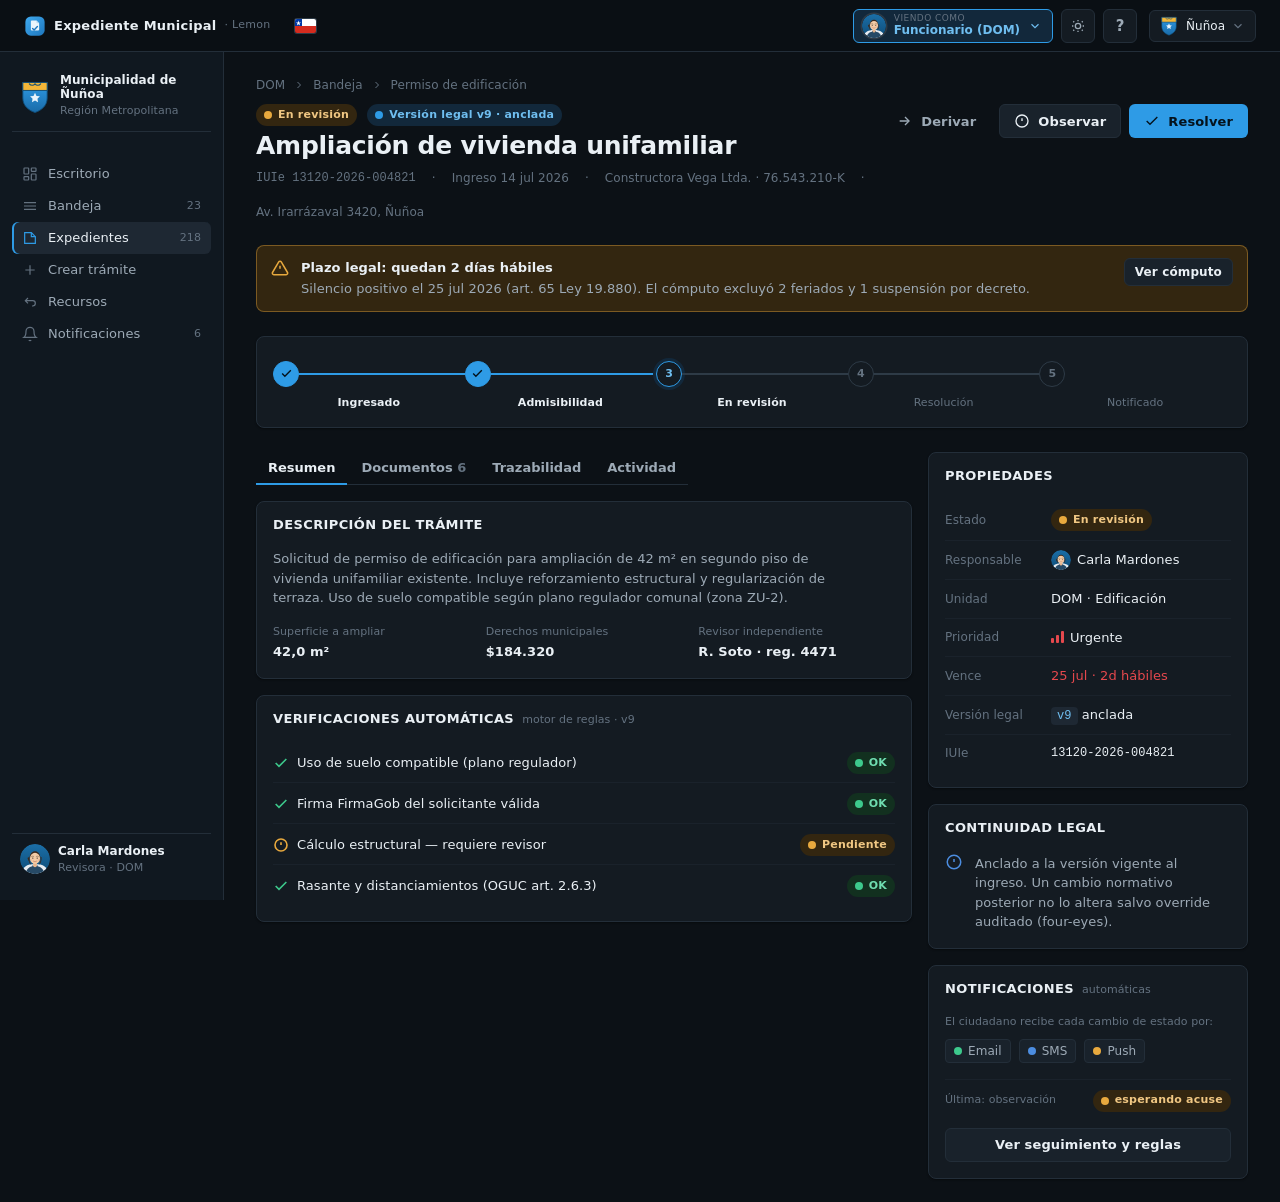
<file: expediente.html>
<!DOCTYPE html>
<html lang="es">
<head>
<meta charset="UTF-8">
<meta name="viewport" content="width=device-width, initial-scale=1">
<title>Expediente 004821 · Permiso de edificación</title>
<link rel="stylesheet" href="tokens.css">
</head>
<body>
<header class="topnav">
  <a class="brand" href="index.html">
    <svg class="seal" viewBox="0 0 24 24" fill="none" stroke="currentColor" stroke-width="1.6"><path d="M12 2l8 3v6c0 5-3.5 8.5-8 10-4.5-1.5-8-5-8-10V5l8-3z"/><path d="M9 12l2 2 4-4"/></svg>
    <b>Expediente Municipal</b><small>· Lemon</small>
  </a>
  <nav class="topnav-links">
    <a href="index.html">Acceso</a>
    <a href="funcionario.html">Funcionario</a>
    <a href="bandeja.html">Bandeja</a>
    <a href="nuevo.html">Crear</a>
    <a href="expediente.html" class="active">Expediente</a>
    <a href="recursos.html">Recursos</a>
    <a href="notificaciones.html">Notificaciones</a>
    <a href="caja.html">Caja</a>
    <a href="fiscalizacion.html">Fiscalización</a>
    <a href="concejo.html">Concejo</a>
    <a href="supervisor.html">Supervisión</a>
    <a href="admin.html">Administración</a>
    <a href="eipd.html">EIPD</a>
    <a href="ciudadano.html">Portal ciudadano</a>
    <a href="movil.html">App terreno</a>
  </nav>
  <div class="topnav-right">
    <button class="muni"><span class="dot">Ñ</span>Ñuñoa<svg viewBox="0 0 24 24" fill="none" stroke="currentColor" stroke-width="2"><path d="M6 9l6 6 6-6"/></svg></button>
  </div>
</header>

<div class="shell">
  <aside class="side">
    <div class="grp">
      <a class="nav-item" href="funcionario.html"><svg viewBox="0 0 24 24" fill="none" stroke="currentColor" stroke-width="1.8"><rect x="3" y="3" width="7" height="9" rx="1"/><rect x="14" y="3" width="7" height="5" rx="1"/><rect x="14" y="12" width="7" height="9" rx="1"/><rect x="3" y="16" width="7" height="5" rx="1"/></svg>Escritorio</a>
      <a class="nav-item" href="bandeja.html"><svg viewBox="0 0 24 24" fill="none" stroke="currentColor" stroke-width="1.8"><path d="M3 7h18M3 12h18M3 17h18"/></svg>Bandeja<span class="count">23</span></a>
      <a class="nav-item active" href="expedientes.html"><svg viewBox="0 0 24 24" fill="none" stroke="currentColor" stroke-width="1.8"><path d="M4 4h10l6 6v10H4z"/><path d="M14 4v6h6"/></svg>Expedientes</a>
      <a class="nav-item" href="movil.html"><svg viewBox="0 0 24 24" fill="none" stroke="currentColor" stroke-width="1.8"><path d="M12 21s-7-4.5-7-11a7 7 0 0114 0c0 6.5-7 11-7 11z"/><circle cx="12" cy="10" r="2.5"/></svg>Terreno</a>
    </div>
    <div class="grp">
      <div class="grp-label">Este expediente</div>
      <a class="nav-item" href="recursos.html"><svg viewBox="0 0 24 24" fill="none" stroke="currentColor" stroke-width="1.8"><path d="M9 14l-4-4 4-4M5 10h11a4 4 0 010 8h-1"/></svg>Recursos y partes</a>
      <a class="nav-item" href="notificaciones.html"><svg viewBox="0 0 24 24" fill="none" stroke="currentColor" stroke-width="1.8"><path d="M18 8a6 6 0 00-12 0c0 7-3 9-3 9h18s-3-2-3-9"/></svg>Notificaciones</a>
    </div>
    <div class="spacer"></div>
    <div class="acct"><span class="avatar av-a">CM</span><div style="flex:1;min-width:0"><div style="font-size:var(--fs-12);font-weight:600">Carla Mardones</div><div class="tiny dim">Revisora · DOM</div></div></div>
  </aside>
  <main class="main" style="max-width:none">
  <div class="breadcrumb"><a href="funcionario.html">DOM</a><svg viewBox="0 0 24 24" fill="none" stroke="currentColor" stroke-width="2"><path d="M9 6l6 6-6 6"/></svg><a href="bandeja.html">Bandeja</a><svg viewBox="0 0 24 24" fill="none" stroke="currentColor" stroke-width="2"><path d="M9 6l6 6-6 6"/></svg><span>Permiso de edificación</span></div>

  <div class="page-head">
    <div class="titles">
      <div class="row" style="gap:10px;margin-bottom:6px"><span class="badge revision"><span class="g"></span>En revisión</span><span class="badge brand"><span class="g"></span>Versión legal v9 · anclada</span></div>
      <h1>Ampliación de vivienda unifamiliar</h1>
      <div class="row wrap" style="gap:16px;margin-top:8px;color:var(--text-3);font-size:var(--fs-12)">
        <span class="mono">IUIe 13120-2026-004821</span>
        <span>·</span><span>Ingreso 14 jul 2026</span>
        <span>·</span><span>Constructora Vega Ltda. · 76.543.210-K</span>
        <span>·</span><span>Av. Irarrázaval 3420, Ñuñoa</span>
      </div>
    </div>
    <div class="actions">
      <button class="btn btn-ghost" onclick="toast('Expediente derivado a revisor estructural')"><svg viewBox="0 0 24 24" fill="none" stroke="currentColor" stroke-width="2"><path d="M4 12h12M12 6l6 6-6 6"/></svg>Derivar</button>
      <button class="btn btn-secondary" onclick="openObserve()"><svg viewBox="0 0 24 24" fill="none" stroke="currentColor" stroke-width="2"><path d="M12 8v4M12 16h.01"/><circle cx="12" cy="12" r="9"/></svg>Observar</button>
      <button class="btn btn-primary" onclick="openResolve()"><svg viewBox="0 0 24 24" fill="none" stroke="currentColor" stroke-width="2"><path d="M20 6L9 17l-5-5"/></svg>Resolver</button>
    </div>
  </div>

  <div class="banner warn" style="margin-bottom:var(--s-5)">
    <svg viewBox="0 0 24 24" fill="none" stroke="currentColor" stroke-width="2"><path d="M12 9v4M12 17h.01M10.3 3.9L2 18a2 2 0 001.7 3h16.6a2 2 0 001.7-3L13.7 3.9a2 2 0 00-3.4 0z"/></svg>
    <div class="b-body"><b>Plazo legal: quedan 2 días hábiles</b><p>Silencio positivo el 25 jul 2026 (art. 65 Ley 19.880). El cómputo excluyó 2 feriados y 1 suspensión por decreto.</p></div>
    <button class="btn btn-secondary btn-sm" onclick="toast('Traza del cómputo de plazo abierta')">Ver cómputo</button>
  </div>

  <!-- state machine -->
  <div class="card" style="margin-bottom:var(--s-5)">
    <div class="steps">
      <div class="step done"><span class="node"><svg viewBox="0 0 24 24" fill="none" stroke="currentColor" stroke-width="2.5" style="width:13px;height:13px"><path d="M20 6L9 17l-5-5"/></svg></span><span class="bar"></span></div>
      <div class="step done"><span class="node"><svg viewBox="0 0 24 24" fill="none" stroke="currentColor" stroke-width="2.5" style="width:13px;height:13px"><path d="M20 6L9 17l-5-5"/></svg></span><span class="bar"></span></div>
      <div class="step current"><span class="node">3</span><span class="bar"></span></div>
      <div class="step"><span class="node">4</span><span class="bar"></span></div>
      <div class="step"><span class="node">5</span></div>
    </div>
    <div class="step-labels"><span class="on">Ingresado</span><span class="on">Admisibilidad</span><span class="on">En revisión</span><span>Resolución</span><span>Notificado</span></div>
  </div>

  <div class="g-12 grid">
    <!-- content -->
    <div class="col-8">
      <div class="pill-tab" role="tablist">
        <button class="on" data-tab="resumen">Resumen</button>
        <button data-tab="docs">Documentos <span class="dim">6</span></button>
        <button data-tab="traza">Trazabilidad</button>
        <button data-tab="act">Actividad</button>
      </div>

      <section data-panel="resumen">
        <div class="card" style="margin-bottom:var(--s-4)">
          <div class="card-head"><h3>Descripción del trámite</h3></div>
          <p class="muted" style="max-width:68ch;text-wrap:pretty">Solicitud de permiso de edificación para ampliación de 42 m² en segundo piso de vivienda unifamiliar existente. Incluye reforzamiento estructural y regularización de terraza. Uso de suelo compatible según plano regulador comunal (zona ZU-2).</p>
          <div class="g-3 grid mt-4">
            <div><div class="tiny dim">Superficie a ampliar</div><div style="font-weight:600;margin-top:2px">42,0 m²</div></div>
            <div><div class="tiny dim">Derechos municipales</div><div style="font-weight:600;margin-top:2px">$184.320</div></div>
            <div><div class="tiny dim">Revisor independiente</div><div style="font-weight:600;margin-top:2px">R. Soto · reg. 4471</div></div>
          </div>
        </div>
        <div class="card">
          <div class="card-head"><h3>Verificaciones automáticas</h3><span class="sub">motor de reglas · v9</span></div>
          <div class="stack" style="gap:2px">
            <div class="row between" style="padding:8px 0;border-bottom:1px solid var(--border-faint)"><span class="row" style="gap:8px"><svg viewBox="0 0 24 24" fill="none" stroke="var(--success)" stroke-width="2.4" style="width:16px;height:16px"><path d="M20 6L9 17l-5-5"/></svg>Uso de suelo compatible (plano regulador)</span><span class="badge resuelto"><span class="g"></span>OK</span></div>
            <div class="row between" style="padding:8px 0;border-bottom:1px solid var(--border-faint)"><span class="row" style="gap:8px"><svg viewBox="0 0 24 24" fill="none" stroke="var(--success)" stroke-width="2.4" style="width:16px;height:16px"><path d="M20 6L9 17l-5-5"/></svg>Firma FirmaGob del solicitante válida</span><span class="badge resuelto"><span class="g"></span>OK</span></div>
            <div class="row between" style="padding:8px 0;border-bottom:1px solid var(--border-faint)"><span class="row" style="gap:8px"><svg viewBox="0 0 24 24" fill="none" stroke="var(--warning)" stroke-width="2.4" style="width:16px;height:16px"><path d="M12 8v4M12 16h.01"/><circle cx="12" cy="12" r="9"/></svg>Cálculo estructural — requiere revisor</span><span class="badge revision"><span class="g"></span>Pendiente</span></div>
            <div class="row between" style="padding:8px 0"><span class="row" style="gap:8px"><svg viewBox="0 0 24 24" fill="none" stroke="var(--success)" stroke-width="2.4" style="width:16px;height:16px"><path d="M20 6L9 17l-5-5"/></svg>Rasante y distanciamientos (OGUC art. 2.6.3)</span><span class="badge resuelto"><span class="g"></span>OK</span></div>
          </div>
        </div>
      </section>

      <section data-panel="docs" class="hide">
        <div class="card">
          <div class="card-head"><h3>Documentos del expediente</h3><div class="actions"><button class="btn btn-secondary btn-sm" onclick="toast('Adjuntar documento')"><svg viewBox="0 0 24 24" fill="none" stroke="currentColor" stroke-width="2"><path d="M12 5v14M5 12h14"/></svg>Adjuntar</button></div></div>
          <div class="stack" style="gap:0">
            <div class="trow" style="height:58px;gap:12px"><img class="doc-thumb" src="assets/docs/plano.svg" alt=""><span class="ttl">Planos de arquitectura.pdf/a</span><span class="meta"><span class="code">firmado</span><span class="date">2,4 MB</span></span></div>
            <div class="trow" style="height:58px;gap:12px"><img class="doc-thumb" src="assets/docs/firma.svg" alt=""><span class="ttl">Memoria de cálculo estructural.pdf/a</span><span class="meta"><span class="code">firmado</span><span class="date">1,1 MB</span></span></div>
            <div class="trow" style="height:58px;gap:12px"><img class="doc-thumb" src="assets/docs/certificado.svg" alt=""><span class="ttl">Certificado de dominio vigente.pdf</span><span class="meta"><span class="chip" style="height:20px"><span class="dot" style="background:var(--info)"></span>CBR</span><span class="date">320 KB</span></span></div>
            <div class="trow" style="height:58px;gap:12px"><img class="doc-thumb" src="assets/docs/certificado.svg" alt=""><span class="ttl">Certificado de informaciones previas.pdf/a</span><span class="meta"><span class="code">emitido</span><span class="date">210 KB</span></span></div>
            <div class="trow" style="height:58px;gap:12px"><img class="doc-thumb" src="assets/docs/pdf.svg" alt=""><span class="ttl">Acta de inspección en terreno.pdf/a</span><span class="meta"><span class="chip" style="height:20px"><span class="dot" style="background:var(--warning)"></span>sellada en origen</span><span class="date">890 KB</span></span></div>
            <div class="trow" style="height:58px;gap:12px"><img class="doc-thumb" src="assets/docs/foto.svg" alt=""><span class="ttl">Fotografías de terreno (4).zip</span><span class="meta"><span class="chip" style="height:20px"><span class="dot" style="background:var(--text-3)"></span>geo+hora</span><span class="date">5,2 MB</span></span></div>
          </div>
        </div>
      </section>

      <section data-panel="traza" class="hide">
        <div class="card">
          <div class="card-head"><h3>Trazabilidad</h3><span class="sub">cadena de hash · WORM · sello SHOA</span></div>
          <div class="banner brand" style="margin-bottom:var(--s-4)"><svg viewBox="0 0 24 24" fill="none" stroke="currentColor" stroke-width="1.8"><path d="M12 2l8 3v6c0 5-3.5 8.5-8 10-4.5-1.5-8-5-8-10V5l8-3z"/><path d="M9 12l2 2 4-4"/></svg><div class="b-body"><b>Cadena íntegra · 14 eslabones verificados</b><p>Cada evento sella el hash del anterior. Hora sincronizada con SHOA (Ley 19.799).</p></div></div>
          <div class="feed">
            <div class="fitem"><div class="rail"><span class="tick brand"><svg viewBox="0 0 24 24" fill="none" stroke="currentColor" stroke-width="2"><circle cx="12" cy="12" r="9"/><path d="M12 7v5l3 2"/></svg></span><span class="line"></span></div><div class="body"><div class="top"><b>Inspección en terreno</b> registrada por Jorge Tapia · acta sellada en origen</div><div class="time">18 jul 2026 · 11:42:07 UTC · sello SHOA #A19-77</div><div class="hash">sha256: 9f2c…a4e1 ← prev 4b8d…c210</div></div></div>
            <div class="fitem"><div class="rail"><span class="tick"><svg viewBox="0 0 24 24" fill="none" stroke="currentColor" stroke-width="2"><path d="M4 4h16v12H5.2L4 17.2z"/></svg></span><span class="line"></span></div><div class="body"><div class="top">Observación de subsanación enviada al solicitante (art. 31)</div><div class="time">16 jul 2026 · 09:15:33 UTC</div><div class="hash">sha256: 4b8d…c210 ← prev 71aa…0e9f</div></div></div>
            <div class="fitem"><div class="rail"><span class="tick"><svg viewBox="0 0 24 24" fill="none" stroke="currentColor" stroke-width="2"><path d="M20 6L9 17l-5-5"/></svg></span><span class="line"></span></div><div class="body"><div class="top">Admisibilidad aprobada · verificación de firma FirmaGob</div><div class="time">14 jul 2026 · 16:02:11 UTC</div><div class="hash">sha256: 71aa…0e9f ← prev 0000…genesis</div></div></div>
            <div class="fitem"><div class="rail"><span class="tick brand"><svg viewBox="0 0 24 24" fill="none" stroke="currentColor" stroke-width="2"><path d="M12 5v14M5 12h14"/></svg></span></div><div class="body"><div class="top"><b>Ingreso del expediente</b> · IUIe asignado · versión legal v9 anclada</div><div class="time">14 jul 2026 · 15:58:40 UTC · certificado de presentación firmado</div><div class="hash">sha256: 0000…genesis</div></div></div>
          </div>
        </div>
      </section>

      <section data-panel="act" class="hide">
        <div class="card">
          <div class="card-head"><h3>Actividad y comentarios</h3></div>
          <div class="feed">
            <div class="fitem"><div class="rail"><img class="pf" style="width:22px;height:22px" src="assets/people/jorge.svg" alt=""><span class="line"></span></div><div class="body"><div class="top"><b>Jorge Tapia</b> derivó al revisor estructural independiente</div><div class="time">hoy · 08:20</div></div></div>
            <div class="fitem"><div class="rail"><img class="pf" style="width:22px;height:22px" src="assets/people/carla.svg" alt=""><span class="line"></span></div><div class="body"><div class="top"><b>Carla Mardones</b>: «Falta timbre del CBR en el certificado de dominio, ya solicitado.»</div><div class="time">ayer · 17:05</div></div></div>
            <div class="fitem"><div class="rail"><span class="avatar av-e" style="width:22px;height:22px">CV</span></div><div class="body"><div class="top"><b>Constructora Vega</b> respondió la observación y adjuntó plano corregido</div><div class="time">16 jul · 09:15</div></div></div>
          </div>
          <div class="row mt-4" style="gap:8px"><input class="input" placeholder="Escribe un comentario interno…"><button class="btn btn-primary" onclick="toast('Comentario publicado')">Enviar</button></div>
        </div>
      </section>
    </div>

    <!-- metadata sidebar -->
    <div class="col-4 stack">
      <div class="card">
        <div class="card-head"><h3>Propiedades</h3></div>
        <div class="meta-row"><span class="k">Estado</span><span class="v"><span class="badge revision"><span class="g"></span>En revisión</span></span></div>
        <div class="meta-row"><span class="k">Responsable</span><span class="v row" style="gap:6px"><img class="pf" style="width:20px;height:20px" src="assets/people/carla.svg" alt="">Carla Mardones</span></div>
        <div class="meta-row"><span class="k">Unidad</span><span class="v">DOM · Edificación</span></div>
        <div class="meta-row"><span class="k">Prioridad</span><span class="v row" style="gap:6px"><span class="prio urgent"><i></i><i></i><i></i></span>Urgente</span></div>
        <div class="meta-row"><span class="k">Vence</span><span class="v" style="color:var(--danger)">25 jul · 2d hábiles</span></div>
        <div class="meta-row"><span class="k">Versión legal</span><span class="v"><span class="code">v9</span> anclada</span></div>
        <div class="meta-row"><span class="k">IUIe</span><span class="v mono" style="font-size:var(--fs-12)">13120-2026-004821</span></div>
      </div>
      <div class="card">
        <div class="card-head"><h3>Continuidad legal</h3></div>
        <div class="banner info" style="border:0;padding:0;background:transparent"><svg viewBox="0 0 24 24" fill="none" stroke="currentColor" stroke-width="2"><path d="M12 8v4M12 16h.01"/><circle cx="12" cy="12" r="9"/></svg><div class="b-body"><p style="color:var(--text-2)">Anclado a la versión vigente al ingreso. Un cambio normativo posterior no lo altera salvo override auditado (four-eyes).</p></div></div>
      </div>
      <div class="card">
        <div class="card-head"><h3>Notificaciones</h3><span class="sub">automáticas</span></div>
        <p class="tiny dim" style="margin-bottom:8px">El ciudadano recibe cada cambio de estado por:</p>
        <div class="row wrap" style="gap:8px"><span class="chip"><span class="dot" style="background:var(--success)"></span>Email</span><span class="chip"><span class="dot" style="background:var(--info)"></span>SMS</span><span class="chip"><span class="dot" style="background:var(--warning)"></span>Push</span></div>
        <div class="row between mt-4" style="padding-top:10px;border-top:1px solid var(--border-faint)"><span class="tiny dim">Última: observación</span><span class="badge revision"><span class="g"></span>esperando acuse</span></div>
        <a class="btn btn-secondary block mt-4" href="notificaciones.html">Ver seguimiento y reglas</a>
      </div>
    </div>
  </div>
  </main>
</div>

<!-- observar (subsanación art. 31) modal -->
<div class="modal-bg" id="observe">
  <div class="modal wide">
    <div class="modal-head"><svg viewBox="0 0 24 24" fill="none" stroke="var(--warning)" stroke-width="2" style="width:20px;height:20px"><path d="M12 8v4M12 16h.01"/><circle cx="12" cy="12" r="9"/></svg><h3>Observar el expediente</h3><button class="x" onclick="closeObserve()"><svg viewBox="0 0 24 24" fill="none" stroke="currentColor" stroke-width="2" style="width:18px;height:18px"><path d="M18 6L6 18M6 6l12 12"/></svg></button></div>
    <div class="modal-body">
      <div class="banner info" style="margin-bottom:var(--s-4)"><svg viewBox="0 0 24 24" fill="none" stroke="currentColor" stroke-width="2"><path d="M12 8v4M12 16h.01"/><circle cx="12" cy="12" r="9"/></svg><div class="b-body"><p style="color:var(--text-2)">Devuelve el trámite al ciudadano para que subsane (art. 31). El plazo se <b>suspende</b> mientras corrige, y la notificación se envía <b>automáticamente</b>.</p></div></div>
      <div class="field"><label>Qué falta o debe corregir <span class="opt">— quedará en el expediente y en la notificación</span></label><textarea class="input" style="height:100px;padding-top:10px" placeholder="Ej: falta el timbre del CBR en el certificado de dominio.">Falta el timbre del CBR en el certificado de dominio vigente. Adjunte el documento timbrado para continuar.</textarea></div>
      <div class="field" style="margin-bottom:0"><label>Plazo para subsanar</label><select class="input" style="appearance:none"><option>8 días hábiles (estándar art. 31)</option><option>5 días hábiles</option><option>10 días hábiles</option></select></div>
    </div>
    <div class="modal-foot"><button class="btn btn-ghost" onclick="closeObserve()">Cancelar</button><button class="btn btn-primary" onclick="closeObserve();toast('Observación publicada · ciudadano notificado automáticamente')"><svg viewBox="0 0 24 24" fill="none" stroke="currentColor" stroke-width="2"><path d="M22 2L11 13M22 2l-7 20-4-9-9-4z"/></svg>Publicar observación</button></div>
  </div>
</div>

<!-- four-eyes resolve modal -->
<div class="modal-bg" id="resolve">
  <div class="modal wide">
    <div class="modal-head"><svg viewBox="0 0 24 24" fill="none" stroke="var(--brand)" stroke-width="2" style="width:20px;height:20px"><path d="M2 12s3.5-7 10-7 10 7 10 7-3.5 7-10 7-10-7-10-7z"/><circle cx="12" cy="12" r="3"/></svg><h3>Resolver expediente · doble validación</h3><button class="x" onclick="closeResolve()"><svg viewBox="0 0 24 24" fill="none" stroke="currentColor" stroke-width="2" style="width:18px;height:18px"><path d="M18 6L6 18M6 6l12 12"/></svg></button></div>
    <div class="modal-body">
      <div class="banner brand" style="margin-bottom:var(--s-4)"><svg viewBox="0 0 24 24" fill="none" stroke="currentColor" stroke-width="2"><path d="M12 8v4M12 16h.01"/><circle cx="12" cy="12" r="9"/></svg><div class="b-body"><b>Regla four-eyes</b><p>Aprobar un permiso de edificación requiere un segundo aprobador distinto del revisor (separación de funciones).</p></div></div>
      <div class="field"><label>Decisión</label>
        <div class="seg" style="width:100%"><button class="on" style="flex:1">Aprobar</button><button style="flex:1">Aprobar con condiciones</button><button style="flex:1">Rechazar</button></div></div>
      <div class="field"><label>Segundo aprobador (jefatura) <span class="opt">— obligatorio</span></label>
        <select class="input" style="appearance:none"><option>Jorge Tapia — Jefe DOM</option><option>Rodrigo Soto — Subdirector</option></select></div>
      <div class="field" style="margin-bottom:0"><label>Fundamento del acto <span class="opt">— quedará en el certificado</span></label><input class="input" placeholder="Cumple OGUC y plano regulador; sin observaciones pendientes."></div>
    </div>
    <div class="modal-foot"><button class="btn btn-ghost" onclick="closeResolve()">Cancelar</button><button class="btn btn-primary" onclick="closeResolve();toast('Enviado a segunda firma · FirmaGob')"><svg viewBox="0 0 24 24" fill="none" stroke="currentColor" stroke-width="2"><path d="M20 6L9 17l-5-5"/></svg>Firmar y resolver</button></div>
  </div>
</div>

<div class="toast" id="toast"><svg viewBox="0 0 24 24" fill="none" stroke="currentColor" stroke-width="2"><path d="M20 6L9 17l-5-5"/></svg><span id="toastMsg">Listo</span></div>

<script>
function toast(m){const t=document.getElementById('toast');document.getElementById('toastMsg').textContent=m;t.classList.add('show');clearTimeout(t._t);t._t=setTimeout(()=>t.classList.remove('show'),2600)}
function openResolve(){document.getElementById('resolve').classList.add('open')}
function openObserve(){document.getElementById('observe').classList.add('open')}
function closeObserve(){document.getElementById('observe').classList.remove('open')}
document.getElementById('observe').addEventListener('click',e=>{if(e.target.id==='observe')closeObserve()});
function closeResolve(){document.getElementById('resolve').classList.remove('open')}
document.getElementById('resolve').addEventListener('click',e=>{if(e.target.id==='resolve')closeResolve()});
// tabs
document.querySelectorAll('.pill-tab button').forEach(b=>b.onclick=()=>{
  document.querySelectorAll('.pill-tab button').forEach(x=>x.classList.remove('on'));b.classList.add('on');
  document.querySelectorAll('[data-panel]').forEach(p=>p.classList.toggle('hide',p.dataset.panel!==b.dataset.tab));
});
// seg toggles inside modal
document.querySelectorAll('.modal .seg').forEach(s=>s.querySelectorAll('button').forEach(b=>b.onclick=()=>{s.querySelectorAll('button').forEach(x=>x.classList.remove('on'));b.classList.add('on')}));
</script>
<script src="flujo.js"></script>
<script src="app.js"></script>
</body>
</html>
</file>
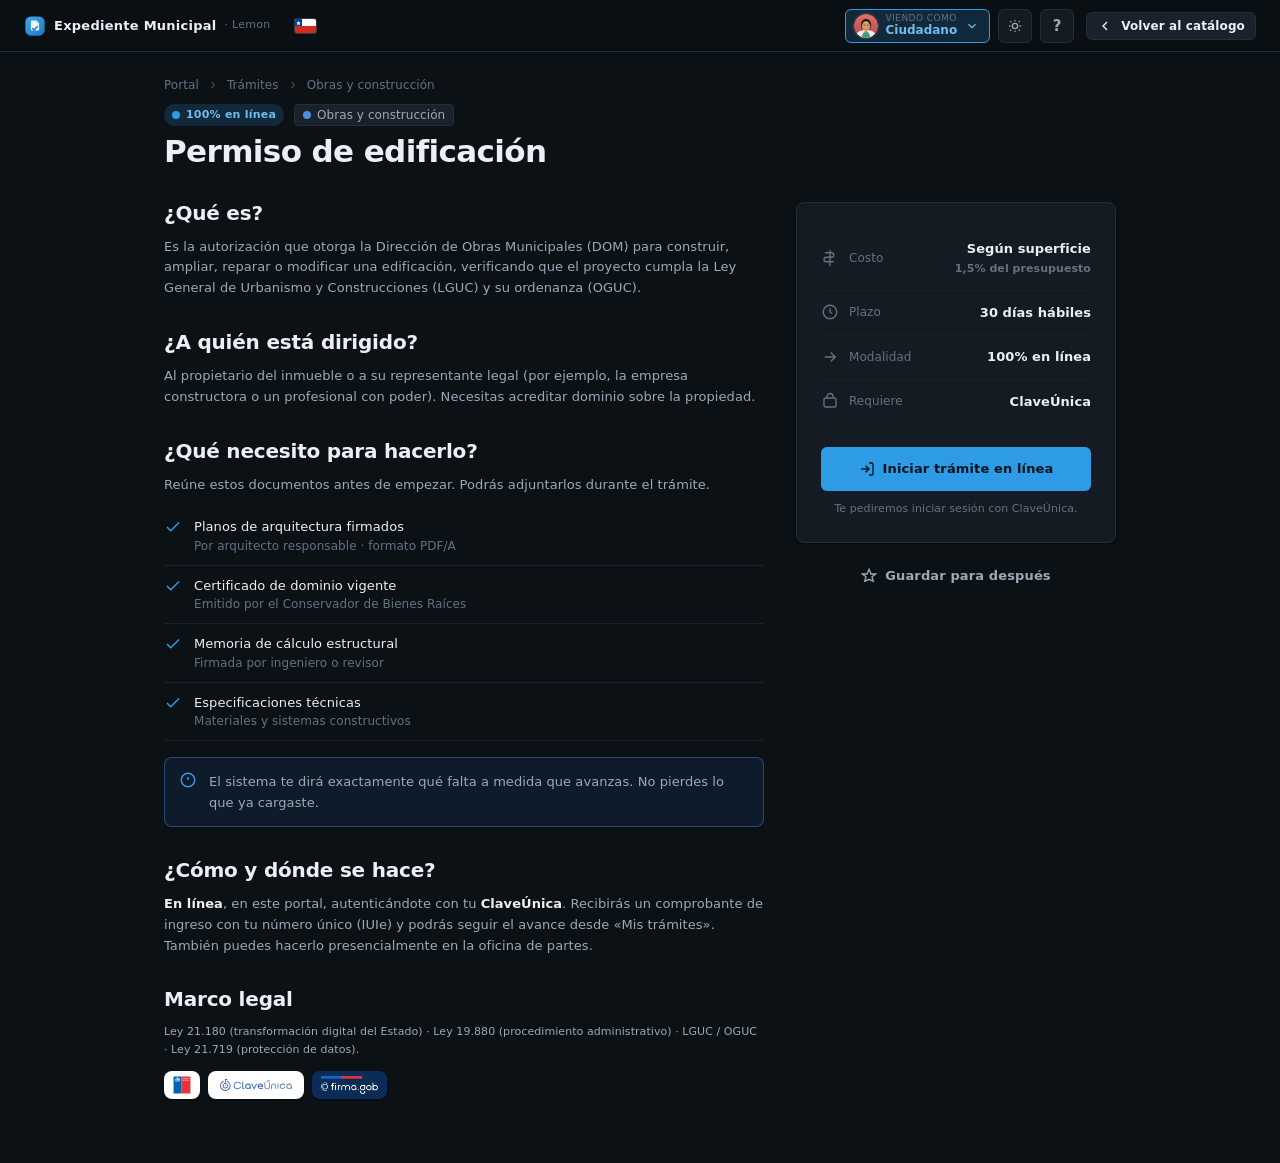
<file: ficha.html>
<!DOCTYPE html>
<html lang="es">
<head>
<meta charset="UTF-8">
<meta name="viewport" content="width=device-width, initial-scale=1">
<title>Permiso de edificación · Ficha del trámite</title>
<link rel="stylesheet" href="tokens.css">
<style>
  .fi-main{max-width:1000px;margin:0 auto;padding:var(--s-5) var(--s-5) var(--s-8)}
  .fi-grid{display:grid;grid-template-columns:1fr 320px;gap:var(--s-6);align-items:start}
  .fi-sec{margin-bottom:var(--s-6)}
  .fi-sec h2{font-size:var(--fs-20);margin-bottom:var(--s-3)}
  .fi-sec p{color:var(--text-2);text-wrap:pretty;line-height:1.6}
  .req{display:flex;gap:12px;padding:10px 0;border-bottom:1px solid var(--border-faint)}
  .req:last-child{border-bottom:0}
  .req svg{width:18px;height:18px;color:var(--brand);flex-shrink:0;margin-top:1px}
  .req .rt{font-size:var(--fs-13);color:var(--text-1)}
  .req .rd{font-size:var(--fs-12);color:var(--text-3)}
  .aside{position:sticky;top:68px}
  .sumrow{display:flex;align-items:center;gap:10px;padding:12px 0;border-bottom:1px solid var(--border-faint)}
  .sumrow:last-of-type{border-bottom:0}
  .sumrow svg{width:18px;height:18px;color:var(--text-3);flex-shrink:0}
  .sumrow .k{font-size:var(--fs-12);color:var(--text-3)}
  .sumrow .v{font-size:var(--fs-13);color:var(--text-1);font-weight:600;margin-left:auto;text-align:right}
  @media(max-width:860px){.fi-grid{grid-template-columns:1fr}.aside{position:static}}
</style>
</head>
<body>
<header class="topnav">
  <a class="brand" href="index.html">
    <svg class="seal" viewBox="0 0 24 24" fill="none" stroke="currentColor" stroke-width="1.6"><path d="M12 2l8 3v6c0 5-3.5 8.5-8 10-4.5-1.5-8-5-8-10V5l8-3z"/><path d="M9 12l2 2 4-4"/></svg>
    <b>Expediente Municipal</b><small>· Lemon</small>
  </a>
  <nav class="topnav-links">
    <a href="index.html">Acceso</a><a href="ciudadano.html">Mis trámites</a><a href="catalogo.html">Trámites disponibles</a><a href="ficha.html" class="active">Ficha</a>
  </nav>
  <div class="topnav-right">
    <a class="btn btn-secondary btn-sm" href="catalogo.html"><svg viewBox="0 0 24 24" fill="none" stroke="currentColor" stroke-width="2" style="width:16px;height:16px"><path d="M15 18l-6-6 6-6"/></svg>Volver al catálogo</a>
  </div>
</header>

<div class="fi-main">
  <div class="breadcrumb"><a href="ciudadano.html">Portal</a><svg viewBox="0 0 24 24" fill="none" stroke="currentColor" stroke-width="2"><path d="M9 6l6 6-6 6"/></svg><a href="catalogo.html">Trámites</a><svg viewBox="0 0 24 24" fill="none" stroke="currentColor" stroke-width="2"><path d="M9 6l6 6-6 6"/></svg><span>Obras y construcción</span></div>

  <div class="row" style="gap:10px;margin:6px 0 var(--s-2)"><span class="badge brand"><span class="g"></span>100% en línea</span><span class="chip" style="height:22px"><span class="dot" style="background:var(--info)"></span>Obras y construcción</span></div>
  <h1 style="font-size:var(--fs-31);letter-spacing:-.02em;max-width:20ch">Permiso de edificación</h1>

  <div class="fi-grid" style="margin-top:var(--s-6)">
    <div>
      <div class="fi-sec">
        <h2>¿Qué es?</h2>
        <p>Es la autorización que otorga la Dirección de Obras Municipales (DOM) para construir, ampliar, reparar o modificar una edificación, verificando que el proyecto cumpla la Ley General de Urbanismo y Construcciones (LGUC) y su ordenanza (OGUC).</p>
      </div>
      <div class="fi-sec">
        <h2>¿A quién está dirigido?</h2>
        <p>Al propietario del inmueble o a su representante legal (por ejemplo, la empresa constructora o un profesional con poder). Necesitas acreditar dominio sobre la propiedad.</p>
      </div>
      <div class="fi-sec">
        <h2>¿Qué necesito para hacerlo?</h2>
        <p style="margin-bottom:var(--s-3)">Reúne estos documentos antes de empezar. Podrás adjuntarlos durante el trámite.</p>
        <div class="req"><svg viewBox="0 0 24 24" fill="none" stroke="currentColor" stroke-width="2"><path d="M20 6L9 17l-5-5"/></svg><div><div class="rt">Planos de arquitectura firmados</div><div class="rd">Por arquitecto responsable · formato PDF/A</div></div></div>
        <div class="req"><svg viewBox="0 0 24 24" fill="none" stroke="currentColor" stroke-width="2"><path d="M20 6L9 17l-5-5"/></svg><div><div class="rt">Certificado de dominio vigente</div><div class="rd">Emitido por el Conservador de Bienes Raíces</div></div></div>
        <div class="req"><svg viewBox="0 0 24 24" fill="none" stroke="currentColor" stroke-width="2"><path d="M20 6L9 17l-5-5"/></svg><div><div class="rt">Memoria de cálculo estructural</div><div class="rd">Firmada por ingeniero o revisor</div></div></div>
        <div class="req"><svg viewBox="0 0 24 24" fill="none" stroke="currentColor" stroke-width="2"><path d="M20 6L9 17l-5-5"/></svg><div><div class="rt">Especificaciones técnicas</div><div class="rd">Materiales y sistemas constructivos</div></div></div>
        <div class="banner info mt-4"><svg viewBox="0 0 24 24" fill="none" stroke="currentColor" stroke-width="2"><path d="M12 8v4M12 16h.01"/><circle cx="12" cy="12" r="9"/></svg><div class="b-body"><p style="color:var(--text-2)">El sistema te dirá exactamente qué falta a medida que avanzas. No pierdes lo que ya cargaste.</p></div></div>
      </div>
      <div class="fi-sec">
        <h2>¿Cómo y dónde se hace?</h2>
        <p><b style="color:var(--text-1)">En línea</b>, en este portal, autenticándote con tu <b style="color:var(--text-1)">ClaveÚnica</b>. Recibirás un comprobante de ingreso con tu número único (IUIe) y podrás seguir el avance desde «Mis trámites». También puedes hacerlo presencialmente en la oficina de partes.</p>
      </div>
      <div class="fi-sec" style="margin-bottom:0">
        <h2>Marco legal</h2>
        <p class="tiny dim">Ley 21.180 (transformación digital del Estado) · Ley 19.880 (procedimiento administrativo) · LGUC / OGUC · Ley 21.719 (protección de datos).</p>
        <div style="display:flex;flex-wrap:wrap;gap:8px;align-items:center;margin-top:12px">
          <span class="gplate sm"><img src="assets/gob/oficial-gobchile.svg" alt="Gobierno de Chile"></span>
          <span class="gplate sm"><img src="assets/gob/oficial-claveunica.svg" alt="ClaveÚnica"></span>
          <span class="gplate sm dk"><img src="assets/gob/oficial-firmagob.png" alt="FirmaGob"></span>
        </div>
      </div>
    </div>

    <aside class="aside">
      <div class="card pad-lg">
        <div class="sumrow"><svg viewBox="0 0 24 24" fill="none" stroke="currentColor" stroke-width="1.8"><path d="M12 1v22M5 5h9a3 3 0 010 6H7a3 3 0 000 6h10"/></svg><span class="k">Costo</span><span class="v">Según superficie<br><span class="tiny dim">1,5% del presupuesto</span></span></div>
        <div class="sumrow"><svg viewBox="0 0 24 24" fill="none" stroke="currentColor" stroke-width="1.8"><circle cx="12" cy="12" r="9"/><path d="M12 7v5l3 2"/></svg><span class="k">Plazo</span><span class="v">30 días hábiles</span></div>
        <div class="sumrow"><svg viewBox="0 0 24 24" fill="none" stroke="currentColor" stroke-width="1.8"><path d="M5 12h14M13 6l6 6-6 6"/></svg><span class="k">Modalidad</span><span class="v">100% en línea</span></div>
        <div class="sumrow"><svg viewBox="0 0 24 24" fill="none" stroke="currentColor" stroke-width="1.8"><rect x="4" y="8" width="16" height="12" rx="2"/><path d="M8 8V6a4 4 0 018 0v2"/></svg><span class="k">Requiere</span><span class="v">ClaveÚnica</span></div>
        <a class="btn btn-primary block mt-5" href="nuevo.html" style="height:44px"><svg viewBox="0 0 24 24" fill="none" stroke="currentColor" stroke-width="2"><path d="M15 3h4a2 2 0 012 2v14a2 2 0 01-2 2h-4M10 17l5-5-5-5M15 12H3"/></svg>Iniciar trámite en línea</a>
        <p class="tiny dim" style="text-align:center;margin-top:10px">Te pediremos iniciar sesión con ClaveÚnica.</p>
      </div>
      <button class="btn btn-ghost block mt-4" onclick="toast('Ficha guardada en favoritos')"><svg viewBox="0 0 24 24" fill="none" stroke="currentColor" stroke-width="2"><path d="M12 2l3 7h7l-5.5 4 2 7L12 17l-6.5 3 2-7L2 9h7z"/></svg>Guardar para después</button>
    </aside>
  </div>
</div>

<div class="toast" id="toast"><svg viewBox="0 0 24 24" fill="none" stroke="currentColor" stroke-width="2"><path d="M20 6L9 17l-5-5"/></svg><span id="toastMsg">Listo</span></div>

<script>
function toast(m){const t=document.getElementById('toast');document.getElementById('toastMsg').textContent=m;t.classList.add('show');clearTimeout(t._t);t._t=setTimeout(()=>t.classList.remove('show'),2600)}
</script>
<script src="app.js"></script>
</body>
</html>
</file>
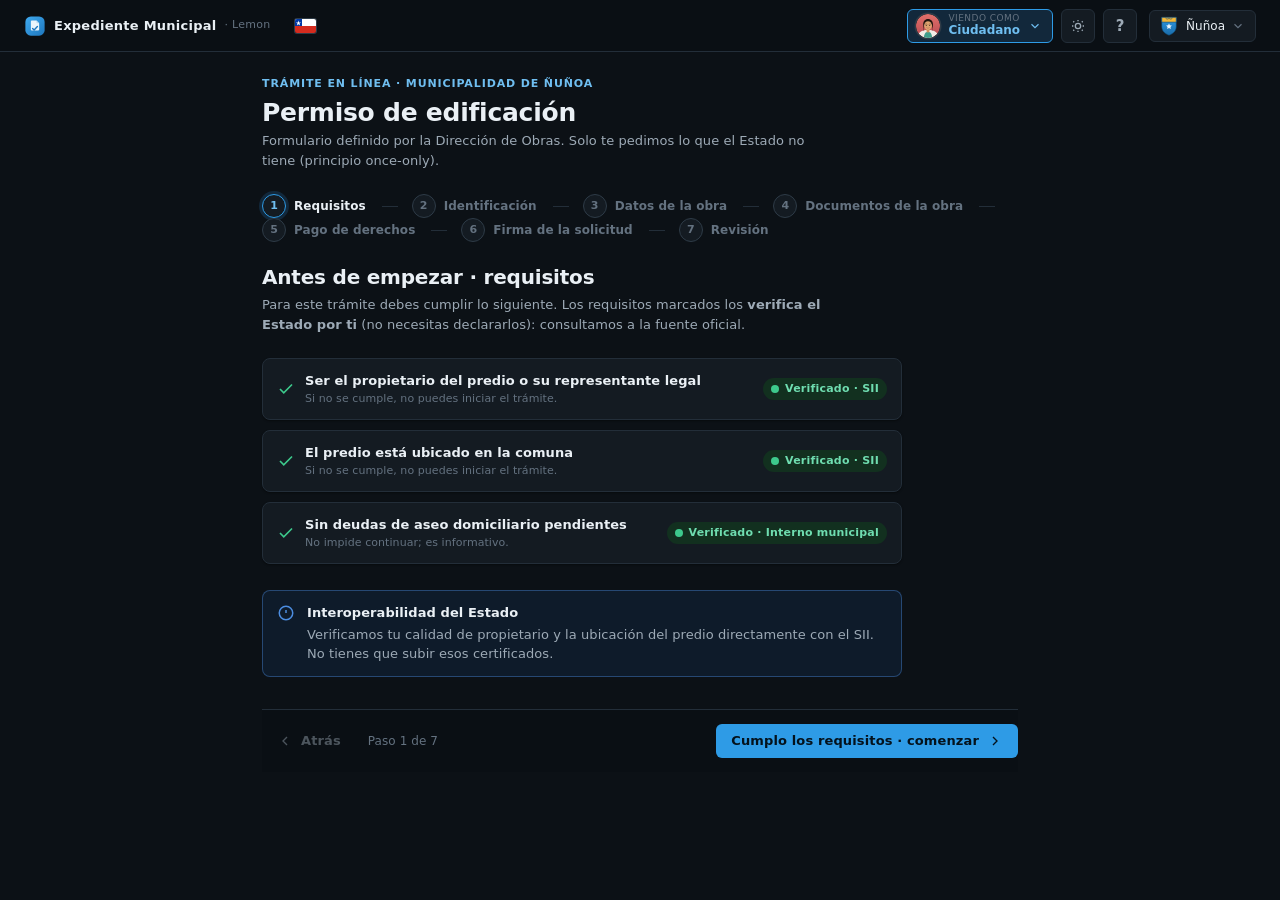
<file: nuevo.html>
<!DOCTYPE html>
<html lang="es">
<head>
<meta charset="UTF-8">
<meta name="viewport" content="width=device-width, initial-scale=1">
<title>Ingresar trámite · Nuevo expediente</title>
<link rel="stylesheet" href="tokens.css">
<style>
  /* stepper horizontal */
  .hsteps{display:flex;gap:0;list-style:none;margin:0 0 var(--s-5);padding:0;flex-wrap:wrap}
  .hstep{display:flex;align-items:center;gap:8px;color:var(--text-3);font-size:var(--fs-12);font-weight:600;position:relative;padding:0 14px 0 0}
  .hstep .n{width:24px;height:24px;border-radius:50%;border:1.5px solid var(--border-strong);display:grid;place-items:center;font-size:var(--fs-11);font-weight:700;flex-shrink:0;background:var(--surface)}
  .hstep .t{white-space:nowrap}
  .hstep::after{content:"";width:16px;height:1.5px;background:var(--border);margin-left:8px}
  .hstep:last-child{padding-right:0}.hstep:last-child::after{display:none}
  .hstep.done{color:var(--text-2)}.hstep.done .n{background:var(--brand);border-color:var(--brand);color:var(--text-on-brand)}
  .hstep.on{color:var(--text-1)}.hstep.on .n{border-color:var(--brand);color:var(--brand-ink);box-shadow:0 0 0 3px var(--brand-soft)}
  .wiz-panel{max-width:640px}
  .opt-card{display:flex;align-items:center;gap:14px;padding:14px;border:1px solid var(--border);border-radius:var(--r-3);background:var(--surface);cursor:pointer;margin-bottom:10px;transition:border-color .15s var(--ease),background .15s var(--ease)}
  .opt-card:hover{border-color:var(--border-strong);background:var(--surface-2)}
  .opt-card.sel{border-color:var(--brand);background:var(--brand-soft)}
  .opt-card .ic{width:38px;height:38px;border-radius:var(--r-2);background:var(--surface-raised);display:grid;place-items:center;color:var(--brand);flex-shrink:0}
  .opt-card .ic svg{width:20px;height:20px}
  .opt-card .rc{width:20px;height:20px;border-radius:50%;border:1.5px solid var(--border-strong);margin-left:auto;flex-shrink:0;display:grid;place-items:center}
  .opt-card.sel .rc{border-color:var(--brand);background:var(--brand)}
  .opt-card.sel .rc::after{content:"";width:8px;height:8px;border-radius:50%;background:var(--text-on-brand)}
  .drop{border:1.5px dashed var(--border-strong);border-radius:var(--r-3);padding:24px;text-align:center;color:var(--text-3);background:var(--surface);cursor:pointer;transition:border-color .15s var(--ease)}
  .drop:hover{border-color:var(--brand)}
  .wiz-bar{position:sticky;bottom:0;background:var(--bg-2);border-top:1px solid var(--border);padding:14px 0;display:flex;align-items:center;gap:12px;margin-top:var(--s-6)}
  .wiz-bar .info{color:var(--text-3);font-size:var(--fs-12)}
  /* modo ciudadano: sin sidebar, asistente centrado */
  .shell.no-side{grid-template-columns:1fr}
  .shell.no-side .side{display:none}
  .shell.no-side .main{max-width:820px;margin:0 auto}
  @media(max-width:640px){.hstep .t{display:none}.hstep{padding-right:6px}.hstep::after{width:10px;margin-left:4px}}
</style>
</head>
<body>
<header class="topnav">
  <a class="brand" href="index.html">
    <svg class="seal" viewBox="0 0 24 24" fill="none" stroke="currentColor" stroke-width="1.6"><path d="M12 2l8 3v6c0 5-3.5 8.5-8 10-4.5-1.5-8-5-8-10V5l8-3z"/><path d="M9 12l2 2 4-4"/></svg>
    <b>Expediente Municipal</b><small>· Lemon</small>
  </a>
  <nav class="topnav-links"></nav>
  <div class="topnav-right">
    <button class="muni"><span class="dot">Ñ</span>Ñuñoa<svg viewBox="0 0 24 24" fill="none" stroke="currentColor" stroke-width="2"><path d="M6 9l6 6 6-6"/></svg></button>
  </div>
</header>

<div class="shell" id="shell">
  <aside class="side"><!-- app.js genera la navegación del rol --></aside>

  <main class="main">
    <div class="page-head">
      <div class="titles">
        <div class="eyebrow" id="ctxEyebrow">Dirección de Obras Municipales · Ñuñoa</div>
        <h1 id="ctxTitle" style="font-size:var(--fs-25)">Ingresar un trámite</h1>
        <p class="muted" id="ctxLede">Mesa de partes · ingreso de un expediente en representación del solicitante.</p>
      </div>
    </div>

    <ol class="hsteps" id="hsteps">
      <li class="hstep on" data-r="1"><span class="n">1</span><span class="t">Tipo de trámite</span></li>
      <li class="hstep" data-r="2"><span class="n">2</span><span class="t">Solicitante</span></li>
      <li class="hstep" data-r="3"><span class="n">3</span><span class="t">Antecedentes</span></li>
      <li class="hstep" data-r="4"><span class="n">4</span><span class="t">Documentos</span></li>
      <li class="hstep" data-r="5"><span class="n">5</span><span class="t">Revisión</span></li>
    </ol>

    <!-- step 1 -->
    <section data-step="1">
      <h2 style="font-size:var(--fs-20);margin-bottom:6px">¿Qué trámite se ingresa?</h2>
      <p class="muted" style="margin-bottom:var(--s-5)">Elige el tipo. El formulario y los documentos se adaptan automáticamente a lo que exige la ley para ese trámite.</p>
      <div class="wiz-panel">
        <div class="opt-card sel" data-type="Permiso de edificación" data-derechos="148230" onclick="pick(this)"><span class="ic"><svg viewBox="0 0 24 24" fill="none" stroke="currentColor" stroke-width="1.8"><path d="M3 21h18M6 21V9l6-4 6 4v12M10 21v-6h4v6"/></svg></span><div><div style="font-weight:600">Permiso de edificación</div><div class="tiny dim">LGUC / OGUC · DOM</div></div><span class="rc"></span></div>
        <div class="opt-card" data-type="Recepción de obras" data-derechos="52400" onclick="pick(this)"><span class="ic"><svg viewBox="0 0 24 24" fill="none" stroke="currentColor" stroke-width="1.8"><path d="M9 11l3 3L22 4M21 12v7a2 2 0 01-2 2H5a2 2 0 01-2-2V5a2 2 0 012-2h11"/></svg></span><div><div style="font-weight:600">Recepción de obras</div><div class="tiny dim">Final o parcial · DOM</div></div><span class="rc"></span></div>
        <div class="opt-card" data-type="Patente comercial" data-derechos="0" onclick="pick(this)"><span class="ic"><svg viewBox="0 0 24 24" fill="none" stroke="currentColor" stroke-width="1.8"><rect x="4" y="7" width="16" height="13" rx="2"/><path d="M9 7V5a3 3 0 016 0v2"/></svg></span><div><div style="font-weight:600">Patente comercial</div><div class="tiny dim">DL 3.063 · Rentas · verifica SII</div></div><span class="rc"></span></div>
        <div class="opt-card" data-type="Certificado de informaciones previas" data-derechos="8900" onclick="pick(this)"><span class="ic"><svg viewBox="0 0 24 24" fill="none" stroke="currentColor" stroke-width="1.8"><rect x="4" y="3" width="16" height="18" rx="2"/><path d="M8 8h8M8 12h8M8 16h5"/></svg></span><div><div style="font-weight:600">Certificado de informaciones previas</div><div class="tiny dim">DOM · emisión rápida</div></div><span class="rc"></span></div>
      </div>
    </section>

    <!-- step 2 -->
    <section data-step="2" class="hide">
      <h2 style="font-size:var(--fs-20);margin-bottom:6px" id="s2Title">Solicitante</h2>
      <p class="muted" style="margin-bottom:var(--s-5)" id="s2Lede">Busca por RUT. Si el solicitante ya existe, sus datos se completan solos.</p>
      <div class="wiz-panel">
        <!-- banner: ingreso por tercero (solo funcionario) -->
        <div class="banner brand" id="terceroBanner" style="margin-bottom:var(--s-4)"><svg viewBox="0 0 24 24" fill="none" stroke="currentColor" stroke-width="2"><path d="M17 21v-2a4 4 0 00-4-4H5a4 4 0 00-4 4v2M9 11a4 4 0 100-8 4 4 0 000 8zM23 21v-2a4 4 0 00-3-3.87M16 3.13a4 4 0 010 7.75"/></svg><div class="b-body"><b>Ingreso por mesa de partes (en representación)</b><p>Estás presentando el trámite a nombre del solicitante. Él es el titular: a él se le notifica y él paga los derechos municipales. Queda registrado quién ingresó el expediente.</p></div></div>
        <div class="field"><label>Tipo de persona</label>
          <div class="seg" style="width:100%"><button class="on" style="flex:1" type="button">Natural</button><button style="flex:1" type="button">Jurídica</button><button style="flex:1" type="button">Apoderado</button></div></div>
        <div class="field" id="rutF"><label>RUT del solicitante</label><input class="input" id="rut" placeholder="76.543.210-K"><div class="msg"><svg viewBox="0 0 24 24" fill="none" stroke="currentColor" stroke-width="2" style="width:14px;height:14px"><circle cx="12" cy="12" r="10"/><path d="M12 8v4M12 16h.01"/></svg><span>RUT inválido. Revisa el dígito verificador.</span></div></div>
        <div class="g-2 grid"><div class="field"><label>Nombre / razón social</label><input class="input" placeholder="Constructora Vega Ltda."></div><div class="field"><label>Correo <span class="opt">— para notificar</span></label><input class="input" placeholder="contacto@vega.cl"></div></div>
        <div class="banner info" id="s2Info"><svg viewBox="0 0 24 24" fill="none" stroke="currentColor" stroke-width="2"><path d="M12 8v4M12 16h.01"/><circle cx="12" cy="12" r="9"/></svg><div class="b-body"><b>Casos de identidad soportados</b><p>Extranjero sin RUN, persona jurídica, apoderado con mandato, herederos. El control de poderes es parte del ingreso.</p></div></div>
      </div>
    </section>

    <!-- step 3 -->
    <section data-step="3" class="hide">
      <div class="eyebrow"><span id="t3">Permiso de edificación</span></div>
      <h2 style="font-size:var(--fs-20);margin-bottom:6px">Antecedentes del trámite</h2>
      <p class="muted" style="margin-bottom:var(--s-5)">Campos definidos por el municipio sobre la plantilla legal fija. Los marcados con punto contienen datos personales y se protegen.</p>
      <div class="wiz-panel">
        <div class="field"><label>Dirección del predio</label><input class="input" placeholder="Av. Irarrázaval 3420"></div>
        <div class="g-2 grid">
          <div class="field"><label>Rol de avalúo (SII)</label><input class="input" placeholder="1234-56"></div>
          <div class="field"><label>Superficie a edificar (m²)</label><input class="input" placeholder="42"></div>
        </div>
        <div class="field"><label class="row" style="gap:6px"><span class="dot" style="width:8px;height:8px;border-radius:50%;background:var(--danger)"></span>Nombre del propietario</label><input class="input" placeholder="—"><div class="help">Dato personal · clasificado automáticamente y cifrado.</div></div>
        <div class="field"><label>Descripción de la obra</label><textarea class="input" style="height:80px;padding-top:10px" placeholder="Ampliación de segundo piso, reforzamiento estructural…"></textarea></div>
      </div>
    </section>

    <!-- step 4 -->
    <section data-step="4" class="hide">
      <h2 style="font-size:var(--fs-20);margin-bottom:6px">Documentos requeridos</h2>
      <p class="muted" style="margin-bottom:var(--s-5)">La lista es la que exige la norma para este trámite. Faltan 2 obligatorios.</p>
      <div class="wiz-panel stack" style="gap:10px">
        <div class="row between card" style="padding:12px 14px"><div class="row" style="gap:10px"><img class="doc-thumb" style="width:28px;height:35px" src="assets/docs/plano.svg" alt=""><div><div style="font-weight:600">Planos de arquitectura</div><div class="tiny dim">planos.pdf/a · firmado · 2,4 MB</div></div></div><span class="badge resuelto"><span class="g"></span>Cargado</span></div>
        <div class="row between card" style="padding:12px 14px"><div class="row" style="gap:10px"><img class="doc-thumb" style="width:28px;height:35px" src="assets/docs/certificado.svg" alt=""><div><div style="font-weight:600">Certificado de dominio vigente</div><div class="tiny dim">cbr.pdf · 320 KB</div></div></div><span class="badge resuelto"><span class="g"></span>Cargado</span></div>
        <div class="drop" onclick="markLoaded(this,'Memoria de cálculo estructural')"><svg viewBox="0 0 24 24" fill="none" stroke="currentColor" stroke-width="1.6" style="width:24px;height:24px;margin:0 auto 6px;color:var(--brand)"><path d="M12 15V3M7 8l5-5 5 5M5 21h14"/></svg><div style="color:var(--text-1);font-weight:600">Memoria de cálculo estructural</div><div class="tiny">Obligatorio · toca para adjuntar</div></div>
        <div class="drop" onclick="markLoaded(this,'Especificaciones técnicas')"><svg viewBox="0 0 24 24" fill="none" stroke="currentColor" stroke-width="1.6" style="width:24px;height:24px;margin:0 auto 6px;color:var(--brand)"><path d="M12 15V3M7 8l5-5 5 5M5 21h14"/></svg><div style="color:var(--text-1);font-weight:600">Especificaciones técnicas</div><div class="tiny">Obligatorio · toca para adjuntar</div></div>
      </div>
    </section>

    <!-- step 5 -->
    <section data-step="5" class="hide">
      <h2 style="font-size:var(--fs-20);margin-bottom:6px">Revisión y presentación</h2>
      <p class="muted" style="margin-bottom:var(--s-5)">Confirma los datos. Al presentar se asigna el IUIe, se ancla la versión legal y se emite el certificado de presentación firmado.</p>
      <div class="wiz-panel">
        <div class="card" style="margin-bottom:var(--s-4)">
          <div class="meta-row"><span class="k">Trámite</span><span class="v" id="rv-type">Permiso de edificación</span></div>
          <div class="meta-row"><span class="k">Solicitante</span><span class="v">Constructora Vega Ltda. · 76.543.210-K</span></div>
          <div class="meta-row" id="rv-ingresa"><span class="k">Ingresa</span><span class="v">Carla Mardones · Mesa de partes DOM</span></div>
          <div class="meta-row"><span class="k">Predio</span><span class="v">Av. Irarrázaval 3420, Ñuñoa</span></div>
          <div class="meta-row"><span class="k">Documentos</span><span class="v">4 de 4 · completos</span></div>
          <div class="meta-row"><span class="k">Derechos municipales</span><span class="v" id="rv-derechos">$148.230</span></div>
          <div class="meta-row"><span class="k">Versión legal</span><span class="v"><span class="code">v9</span> — se ancla al presentar (0006)</span></div>
        </div>
        <div class="banner brand" style="margin-bottom:var(--s-4)"><svg viewBox="0 0 24 24" fill="none" stroke="currentColor" stroke-width="1.8"><path d="M12 2l8 3v6c0 5-3.5 8.5-8 10-4.5-1.5-8-5-8-10V5z"/><path d="M9 12l2 2 4-4"/></svg><div class="b-body"><b>Certificado de presentación</b><p>Se firma con FirmaGob y sella con hora SHOA. Verificable por folio + QR.</p></div></div>
        <!-- nota de pago según quién ingresa -->
        <div class="banner info" id="payNote"><svg viewBox="0 0 24 24" fill="none" stroke="currentColor" stroke-width="2"><rect x="2" y="6" width="20" height="13" rx="2"/><path d="M2 10h20"/></svg><div class="b-body"><b id="payNoteT">Derechos: giro pagadero en caja o en línea</b><p id="payNoteP">Al presentar se emite un giro a nombre del solicitante. El expediente avanza cuando el pago se confirma (en caja municipal o pago en línea). El funcionario no cobra en ventanilla.</p></div></div>
        <label class="row" style="gap:10px;cursor:pointer"><span class="switch on" onclick="this.classList.toggle('on')"></span><span class="tiny muted">El solicitante declara que los antecedentes son veraces (Ley 19.880).</span></label>
      </div>

      <!-- success -->
      <div id="ok" class="hide">
        <div class="card pad-lg" style="text-align:center;border-color:var(--brand)">
          <div style="width:56px;height:56px;border-radius:50%;background:var(--brand-soft);display:grid;place-items:center;margin:0 auto var(--s-4)"><svg viewBox="0 0 24 24" fill="none" stroke="var(--brand)" stroke-width="2.5" style="width:28px;height:28px"><path d="M20 6L9 17l-5-5"/></svg></div>
          <h2 style="font-size:var(--fs-20)">Trámite ingresado</h2>
          <p class="muted" style="margin:6px 0 var(--s-4)" id="okSub">Se asignó el identificador único y se emitió el certificado de presentación.</p>
          <div class="code mono" style="font-size:var(--fs-16);padding:8px 14px;display:inline-block">IUIe 13120-2026-004826</div>

          <!-- FUNCIONARIO: giro a caja, sin autopago, sin cruzar a portal ciudadano -->
          <div id="okFunc" class="hide">
            <div class="card" style="margin-top:var(--s-5);text-align:left;background:var(--surface-2)">
              <div class="meta-row"><span class="k">Giro de derechos</span><span class="v mono">N° 2026-8842 · <span id="okGiro">$148.230</span></span></div>
              <div class="meta-row"><span class="k">Estado</span><span class="v"><span class="badge revision"><span class="g"></span>Pendiente de pago</span></span></div>
              <div class="meta-row" style="border:0"><span class="k">Cómo paga</span><span class="v">El solicitante paga en <b>caja municipal</b> o en línea con el folio. El pago se refleja solo en el expediente.</span></div>
            </div>
            <div class="row" style="gap:8px;justify-content:center;flex-wrap:wrap;margin-top:var(--s-5)">
              <a class="btn btn-primary" href="expediente.html"><svg viewBox="0 0 24 24" fill="none" stroke="currentColor" stroke-width="2"><path d="M6 2h9l5 5v15H6z"/><path d="M15 2v5h5"/></svg>Ver expediente</a>
              <button class="btn btn-secondary" onclick="toast('Imprimiendo giro / orden de pago (PDF)')"><svg viewBox="0 0 24 24" fill="none" stroke="currentColor" stroke-width="2"><path d="M6 9V2h12v7M6 18H4a2 2 0 01-2-2v-5a2 2 0 012-2h16a2 2 0 012 2v5a2 2 0 01-2 2h-2M6 14h12v8H6z"/></svg>Imprimir giro</button>
            </div>
            <div style="text-align:center;margin-top:var(--s-3)"><a class="btn btn-ghost btn-sm" href="bandeja.html">Volver a la bandeja</a></div>
          </div>

          <!-- CIUDADANO: autopago en línea -->
          <div id="okCiud" class="hide">
            <p class="tiny dim" style="margin-top:var(--s-3)">Paga los derechos ahora para que tu trámite empiece a tramitarse, o hazlo después desde «Mis trámites».</p>
            <div class="row" style="gap:8px;justify-content:center;flex-wrap:wrap;margin-top:var(--s-4)">
              <a class="btn btn-secondary" href="comprobante.html"><svg viewBox="0 0 24 24" fill="none" stroke="currentColor" stroke-width="2"><path d="M12 3v12M7 10l5 5 5-5M5 21h14"/></svg>Descargar comprobante</a>
              <a class="btn btn-primary" href="pago.html"><svg viewBox="0 0 24 24" fill="none" stroke="currentColor" stroke-width="2"><rect x="2" y="6" width="20" height="13" rx="2"/><path d="M2 10h20"/></svg>Pagar derechos en línea</a>
            </div>
            <div style="text-align:center;margin-top:var(--s-3)"><a class="btn btn-ghost btn-sm" href="ciudadano.html">Ir a mis trámites</a></div>
          </div>
        </div>
      </div>
    </section>

    <div class="wiz-bar" id="wizBar">
      <button class="btn btn-ghost" id="backBtn" onclick="step(-1)" disabled><svg viewBox="0 0 24 24" fill="none" stroke="currentColor" stroke-width="2"><path d="M15 18l-6-6 6-6"/></svg>Atrás</button>
      <span class="info" id="progress">Paso 1 de 5</span>
      <div style="flex:1"></div>
      <button class="btn btn-secondary" id="draftBtn">Guardar borrador</button>
      <button class="btn btn-primary" id="nextBtn" onclick="step(1)">Continuar<svg viewBox="0 0 24 24" fill="none" stroke="currentColor" stroke-width="2"><path d="M9 6l6 6-6 6"/></svg></button>
    </div>
  </main>
</div>

<div class="toast" id="toast"><svg viewBox="0 0 24 24" fill="none" stroke="currentColor" stroke-width="2"><path d="M20 6L9 17l-5-5"/></svg><span id="toastMsg">Listo</span></div>

<script>
/* ---- rol del actor (lo fija app.js en páginas previas; aquí adaptamos el flujo) ---- */
var ROLE = (function(){ try{ return localStorage.getItem('fvRole')||'funcionario'; }catch(e){ return 'funcionario'; } })();
var IS_CIUD = ROLE==='ciudadano';
(function initRoleUI(){
  var shell=document.getElementById('shell');
  if(IS_CIUD){
    shell.classList.add('no-side');
    document.getElementById('ctxEyebrow').textContent='Trámite en línea · con ClaveÚnica';
    document.getElementById('ctxTitle').textContent='Nuevo trámite';
    document.getElementById('ctxLede').textContent='Completa el formulario paso a paso. Nunca pierdes lo que escribes.';
    document.getElementById('terceroBanner').classList.add('hide');
    document.getElementById('s2Title').textContent='Tus datos';
    document.getElementById('s2Lede').textContent='Vienen de tu ClaveÚnica. Confírmalos y agrega un correo de contacto.';
    document.getElementById('s2Info').classList.add('hide');
    var ri=document.getElementById('rv-ingresa'); if(ri) ri.classList.add('hide');
    // nota de pago en línea
    document.getElementById('payNoteT').textContent='Derechos: se pagan en línea';
    document.getElementById('payNoteP').textContent='Al presentar podrás pagar los derechos con Webpay para que tu trámite comience de inmediato. También puedes pagar después desde «Mis trámites».';
  }
})();

function toast(m){const t=document.getElementById('toast');document.getElementById('toastMsg').textContent=m;t.classList.add('show');clearTimeout(t._t);t._t=setTimeout(()=>t.classList.remove('show'),2600)}
function money(n){return '$'+(n||0).toLocaleString('es-CL')}
let cur=1;const max=5;let chosen='Permiso de edificación';let derechos=148230;
function pick(el){
  document.querySelectorAll('.opt-card').forEach(c=>c.classList.remove('sel'));el.classList.add('sel');
  chosen=el.dataset.type; derechos=+el.dataset.derechos||0;
  document.getElementById('t3').textContent=chosen;
  document.getElementById('rv-type').textContent=chosen;
  document.getElementById('rv-derechos').textContent = derechos>0?money(derechos):'Exento / según cálculo';
}
function validRut(v){const c=v.replace(/[.\-]/g,'').toUpperCase();if(c.length<8)return false;const b=c.slice(0,-1),dv=c.slice(-1);if(!/^\d+$/.test(b))return false;let s=0,m=2;for(let i=b.length-1;i>=0;i--){s+=parseInt(b[i])*m;m=m===7?2:m+1}const r=11-(s%11);return (r===11?'0':r===10?'K':''+r)===dv}
function render(){
  document.querySelectorAll('[data-step]').forEach(s=>s.classList.toggle('hide',+s.dataset.step!==cur));
  document.querySelectorAll('.hstep').forEach(s=>{const n=+s.dataset.r;s.classList.toggle('done',n<cur);s.classList.toggle('on',n===cur)});
  document.getElementById('progress').textContent='Paso '+cur+' de '+max;
  document.getElementById('backBtn').disabled=cur===1;
  const nb=document.getElementById('nextBtn');
  nb.innerHTML = cur===max ? 'Presentar trámite<svg viewBox="0 0 24 24" fill="none" stroke="currentColor" stroke-width="2"><path d="M20 6L9 17l-5-5"/></svg>' : 'Continuar<svg viewBox="0 0 24 24" fill="none" stroke="currentColor" stroke-width="2"><path d="M9 6l6 6-6 6"/></svg>';
}
function step(d){
  if(d>0&&cur===2){const rut=document.getElementById('rut');if(rut&&!rut.readOnly&&rut.value&&!validRut(rut.value)){document.getElementById('rutF').classList.add('invalid');rut.focus();return}}
  if(d>0&&cur===max){presentar();return}
  cur=Math.min(max,Math.max(1,cur+d));render();window.scrollTo({top:0,behavior:'smooth'});
}
function presentar(){
  document.querySelector('[data-step="5"] .wiz-panel').classList.add('hide');
  document.getElementById('ok').classList.remove('hide');
  document.getElementById('okGiro').textContent = derechos>0?money(derechos):'según cálculo';
  document.getElementById(IS_CIUD?'okCiud':'okFunc').classList.remove('hide');
  document.getElementById('okSub').textContent = IS_CIUD
    ? 'Guardamos tu solicitud y emitimos el certificado de presentación.'
    : 'El expediente entró a la bandeja de la unidad y se emitió el giro de derechos a nombre del solicitante.';
  document.getElementById('wizBar').style.display='none';
  document.querySelectorAll('.hstep').forEach(s=>s.classList.add('done'));
  toast('IUIe asignado · certificado firmado');
}
function markLoaded(el,name){el.outerHTML='<div class="row between card" style="padding:12px 14px"><div class="row" style="gap:10px"><svg viewBox="0 0 24 24" fill="none" stroke="var(--success)" stroke-width="2" style="width:18px;height:18px"><path d="M20 6L9 17l-5-5"/></svg><div><div style="font-weight:600">'+name+'</div><div class="tiny dim">documento.pdf/a · cargado</div></div></div><span class="badge resuelto"><span class="g"></span>Cargado</span></div>';toast(name+' adjuntado')}
document.querySelectorAll('.seg button').forEach(b=>b.onclick=()=>{const p=b.parentElement;p.querySelectorAll('button').forEach(x=>x.classList.remove('on'));b.classList.add('on')});
// guardar borrador vuelve al inicio del propio rol (sin cruzar de rol)
document.getElementById('draftBtn').onclick=function(){ location.href = IS_CIUD?'ciudadano.html':'bandeja.html'; };
render();
</script>
<script src="form-ciudadano.js"></script>
<script src="app.js"></script>
</body>
</html>
</file>
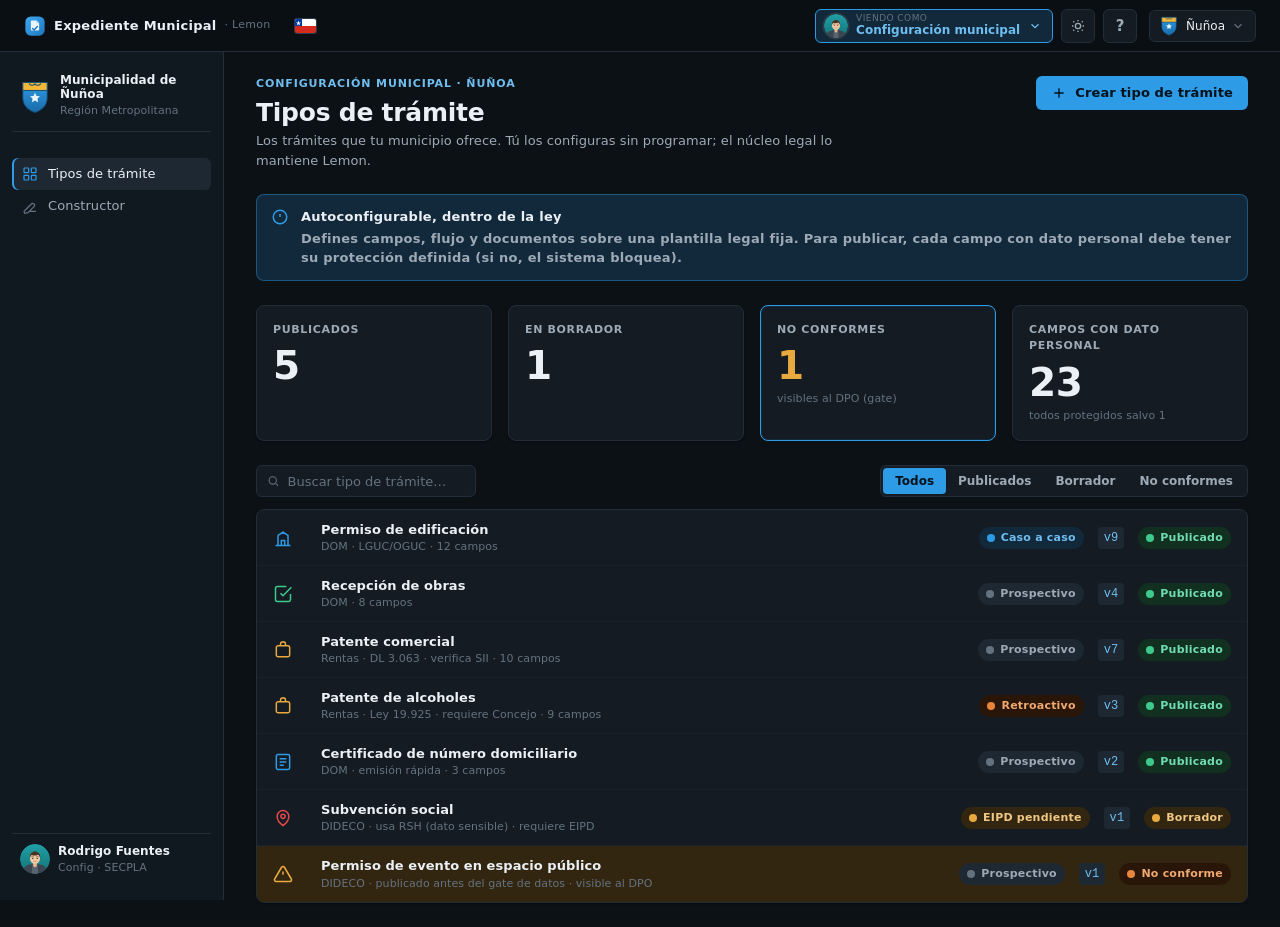
<file: tipos.html>
<!DOCTYPE html>
<html lang="es">
<head>
<meta charset="UTF-8">
<meta name="viewport" content="width=device-width, initial-scale=1">
<title>Tipos de trámite · Configuración municipal</title>
<link rel="stylesheet" href="tokens.css">
</head>
<body>
<header class="topnav">
  <a class="brand" href="index.html">
    <svg class="seal" viewBox="0 0 24 24" fill="none" stroke="currentColor" stroke-width="1.6"><path d="M12 2l8 3v6c0 5-3.5 8.5-8 10-4.5-1.5-8-5-8-10V5l8-3z"/><path d="M9 12l2 2 4-4"/></svg>
    <b>Expediente Municipal</b><small>· Lemon</small>
  </a>
  <nav class="topnav-links">
    <a href="index.html">Acceso</a><a href="funcionario.html">Funcionario</a><a href="bandeja.html">Bandeja</a><a href="nuevo.html">Crear</a><a href="expediente.html">Expediente</a><a href="tipos.html" class="active">Tipos</a><a href="caja.html">Caja</a><a href="supervisor.html">Supervisión</a><a href="admin.html">Administración</a><a href="ciudadano.html">Portal ciudadano</a><a href="movil.html">App terreno</a>
  </nav>
  <div class="topnav-right">
    <button class="muni"><span class="dot">Ñ</span>Ñuñoa<svg viewBox="0 0 24 24" fill="none" stroke="currentColor" stroke-width="2"><path d="M6 9l6 6 6-6"/></svg></button>
  </div>
</header>

<div class="shell">
  <aside class="side">
    <div class="grp">
      <a class="nav-item active" href="tipos.html"><svg viewBox="0 0 24 24" fill="none" stroke="currentColor" stroke-width="1.8"><rect x="3" y="3" width="7" height="7" rx="1"/><rect x="14" y="3" width="7" height="7" rx="1"/><rect x="3" y="14" width="7" height="7" rx="1"/><rect x="14" y="14" width="7" height="7" rx="1"/></svg>Tipos de trámite<span class="count">7</span></a>
      <a class="nav-item" href="constructor.html"><svg viewBox="0 0 24 24" fill="none" stroke="currentColor" stroke-width="1.8"><path d="M12 20h9M3 20l2-2m0 0l9-9a2.8 2.8 0 014 4l-9 9-5 1z"/></svg>Constructor</a>
    </div>
    <div class="grp">
      <div class="grp-label">Referencia</div>
      <a class="nav-item" href="tipos.html" style="opacity:.7"><svg viewBox="0 0 24 24" fill="none" stroke="currentColor" stroke-width="1.8"><rect x="5" y="11" width="14" height="10" rx="2"/><path d="M8 11V7a4 4 0 018 0v4"/></svg>Núcleo legal (Lemon)</a>
    </div>
    <div class="spacer"></div>
    <div class="acct"><span class="avatar av-b">RF</span><div style="flex:1;min-width:0"><div style="font-size:var(--fs-12);font-weight:600">Rodrigo Fuentes</div><div class="tiny dim">Config · SECPLA</div></div></div>
  </aside>

  <main class="main">
    <div class="page-head">
      <div class="titles"><div class="eyebrow">Configuración municipal · Ñuñoa</div><h1>Tipos de trámite</h1><p>Los trámites que tu municipio ofrece. Tú los configuras sin programar; el núcleo legal lo mantiene Lemon.</p></div>
      <div class="actions"><a class="btn btn-primary" href="constructor.html"><svg viewBox="0 0 24 24" fill="none" stroke="currentColor" stroke-width="2"><path d="M12 5v14M5 12h14"/></svg>Crear tipo de trámite</a></div>
    </div>

    <div class="banner brand" style="margin-bottom:var(--s-5)"><svg viewBox="0 0 24 24" fill="none" stroke="currentColor" stroke-width="2"><path d="M12 8v4M12 16h.01"/><circle cx="12" cy="12" r="9"/></svg><div class="b-body"><b>Autoconfigurable, dentro de la ley</b><p>Defines campos, flujo y documentos sobre una plantilla legal fija. Para publicar, cada campo con dato personal debe tener su protección definida (si no, el sistema bloquea).</p></div></div>

    <div class="g-4 grid" style="margin-bottom:var(--s-5)">
      <div class="kpi"><div class="lbl">Publicados</div><div class="val tnum">5</div></div>
      <div class="kpi"><div class="lbl">En borrador</div><div class="val tnum">1</div></div>
      <div class="kpi accent"><div class="lbl">No conformes</div><div class="val tnum" style="color:var(--warning)">1</div><div class="foot">visibles al DPO (gate)</div></div>
      <div class="kpi"><div class="lbl">Campos con dato personal</div><div class="val tnum">23</div><div class="foot">todos protegidos salvo 1</div></div>
    </div>

    <div class="toolbar">
      <div class="search"><svg viewBox="0 0 24 24" fill="none" stroke="currentColor" stroke-width="2"><circle cx="11" cy="11" r="7"/><path d="M21 21l-4-4"/></svg><input id="q" placeholder="Buscar tipo de trámite…"></div>
      <div class="grow"></div>
      <div class="seg" id="filt"><button class="on" data-f="all">Todos</button><button data-f="pub">Publicados</button><button data-f="bor">Borrador</button><button data-f="nc">No conformes</button></div>
    </div>

    <div class="list" id="list">
      <div class="trow" style="height:56px" data-s="pub" onclick="location.href='constructor.html'"><span style="width:36px"><svg viewBox="0 0 24 24" fill="none" stroke="var(--brand)" stroke-width="1.8" style="width:20px;height:20px"><path d="M3 21h18M6 21V9l6-4 6 4v12M10 21v-6h4v6"/></svg></span><span class="ttl" style="flex:1"><div style="font-weight:600">Permiso de edificación</div><div class="tiny dim">DOM · LGUC/OGUC · 12 campos</div></span><span class="meta"><span class="badge brand"><span class="g"></span>Caso a caso</span><span class="code">v9</span><span class="badge resuelto"><span class="g"></span>Publicado</span></span></div>
      <div class="trow" style="height:56px" data-s="pub" onclick="location.href='constructor.html'"><span style="width:36px"><svg viewBox="0 0 24 24" fill="none" stroke="var(--success)" stroke-width="1.8" style="width:20px;height:20px"><path d="M9 11l3 3L22 4M21 12v7a2 2 0 01-2 2H5a2 2 0 01-2-2V5a2 2 0 012-2h11"/></svg></span><span class="ttl" style="flex:1"><div style="font-weight:600">Recepción de obras</div><div class="tiny dim">DOM · 8 campos</div></span><span class="meta"><span class="badge neutral"><span class="g"></span>Prospectivo</span><span class="code">v4</span><span class="badge resuelto"><span class="g"></span>Publicado</span></span></div>
      <div class="trow" style="height:56px" data-s="pub" onclick="location.href='constructor.html'"><span style="width:36px"><svg viewBox="0 0 24 24" fill="none" stroke="var(--warning)" stroke-width="1.8" style="width:20px;height:20px"><rect x="4" y="7" width="16" height="13" rx="2"/><path d="M9 7V5a3 3 0 016 0v2"/></svg></span><span class="ttl" style="flex:1"><div style="font-weight:600">Patente comercial</div><div class="tiny dim">Rentas · DL 3.063 · verifica SII · 10 campos</div></span><span class="meta"><span class="badge neutral"><span class="g"></span>Prospectivo</span><span class="code">v7</span><span class="badge resuelto"><span class="g"></span>Publicado</span></span></div>
      <div class="trow" style="height:56px" data-s="pub" onclick="location.href='constructor.html'"><span style="width:36px"><svg viewBox="0 0 24 24" fill="none" stroke="var(--warning)" stroke-width="1.8" style="width:20px;height:20px"><rect x="4" y="7" width="16" height="13" rx="2"/><path d="M9 7V5a3 3 0 016 0v2"/></svg></span><span class="ttl" style="flex:1"><div style="font-weight:600">Patente de alcoholes</div><div class="tiny dim">Rentas · Ley 19.925 · requiere Concejo · 9 campos</div></span><span class="meta"><span class="badge observado"><span class="g"></span>Retroactivo</span><span class="code">v3</span><span class="badge resuelto"><span class="g"></span>Publicado</span></span></div>
      <div class="trow" style="height:56px" data-s="pub" onclick="location.href='constructor.html'"><span style="width:36px"><svg viewBox="0 0 24 24" fill="none" stroke="var(--brand)" stroke-width="1.8" style="width:20px;height:20px"><rect x="4" y="3" width="16" height="18" rx="2"/><path d="M8 8h8M8 12h8M8 16h5"/></svg></span><span class="ttl" style="flex:1"><div style="font-weight:600">Certificado de número domiciliario</div><div class="tiny dim">DOM · emisión rápida · 3 campos</div></span><span class="meta"><span class="badge neutral"><span class="g"></span>Prospectivo</span><span class="code">v2</span><span class="badge resuelto"><span class="g"></span>Publicado</span></span></div>
      <div class="trow" style="height:56px" data-s="bor" onclick="location.href='constructor.html'"><span style="width:36px"><svg viewBox="0 0 24 24" fill="none" stroke="var(--danger)" stroke-width="1.8" style="width:20px;height:20px"><path d="M12 21s-7-4.5-7-11a7 7 0 0114 0c0 6.5-7 11-7 11z"/><circle cx="12" cy="10" r="2.5"/></svg></span><span class="ttl" style="flex:1"><div style="font-weight:600">Subvención social</div><div class="tiny dim">DIDECO · usa RSH (dato sensible) · requiere EIPD</div></span><span class="meta"><span class="badge revision"><span class="g"></span>EIPD pendiente</span><span class="code">v1</span><span class="badge revision"><span class="g"></span>Borrador</span></span></div>
      <div class="trow" style="height:56px;background:var(--warning-soft)" data-s="nc" onclick="location.href='constructor.html'"><span style="width:36px"><svg viewBox="0 0 24 24" fill="none" stroke="var(--warning)" stroke-width="1.8" style="width:20px;height:20px"><path d="M12 9v4M12 17h.01M10.3 3.9L2 18a2 2 0 001.7 3h16.6a2 2 0 001.7-3L13.7 3.9a2 2 0 00-3.4 0z"/></svg></span><span class="ttl" style="flex:1"><div style="font-weight:600">Permiso de evento en espacio público</div><div class="tiny dim">DIDECO · publicado antes del gate de datos · visible al DPO</div></span><span class="meta"><span class="badge neutral"><span class="g"></span>Prospectivo</span><span class="code">v1</span><span class="badge observado"><span class="g"></span>No conforme</span></span></div>
    </div>
    <div id="empty" class="hide" style="text-align:center;padding:var(--s-8);color:var(--text-3)"><div style="color:var(--text-1);font-weight:600">Sin tipos en este filtro</div></div>
  </main>
</div>

<div class="toast" id="toast"><svg viewBox="0 0 24 24" fill="none" stroke="currentColor" stroke-width="2"><path d="M20 6L9 17l-5-5"/></svg><span id="toastMsg">Listo</span></div>

<script>
function toast(m){const t=document.getElementById('toast');document.getElementById('toastMsg').textContent=m;t.classList.add('show');clearTimeout(t._t);t._t=setTimeout(()=>t.classList.remove('show'),2600)}
const rows=[...document.querySelectorAll('#list .trow')];
// Payoff de publicación desde el constructor: marca el tipo recién publicado (v10) y confirma
(function(){var pub=sessionStorage.getItem('fvPublished');if(!pub)return;sessionStorage.removeItem('fvPublished');
  var row=rows.find(function(r){return r.textContent.includes(pub);});
  if(row){var code=row.querySelector('.code');if(code)code.textContent='v10';
    row.style.transition='background .35s';row.style.background='var(--brand-soft)';
    row.scrollIntoView({block:'center',behavior:'smooth'});
    setTimeout(function(){row.style.background='';},2400);
  }
  setTimeout(function(){toast('«'+pub+'» publicado · v10 disponible para la ciudadanía');},250);
})();
document.querySelectorAll('#filt button').forEach(b=>b.onclick=()=>{document.querySelectorAll('#filt button').forEach(x=>x.classList.remove('on'));b.classList.add('on');const f=b.dataset.f;let v=0;rows.forEach(r=>{const show=f==='all'||r.dataset.s===f;r.style.display=show?'':'none';if(show)v++});document.getElementById('empty').classList.toggle('hide',v>0)});
document.getElementById('q').addEventListener('input',e=>{const t=e.target.value.toLowerCase();let v=0;rows.forEach(r=>{const show=r.textContent.toLowerCase().includes(t);r.style.display=show?'':'none';if(show)v++});document.getElementById('empty').classList.toggle('hide',v>0)});
</script>
<script src="app.js"></script>
</body>
</html>
</file>
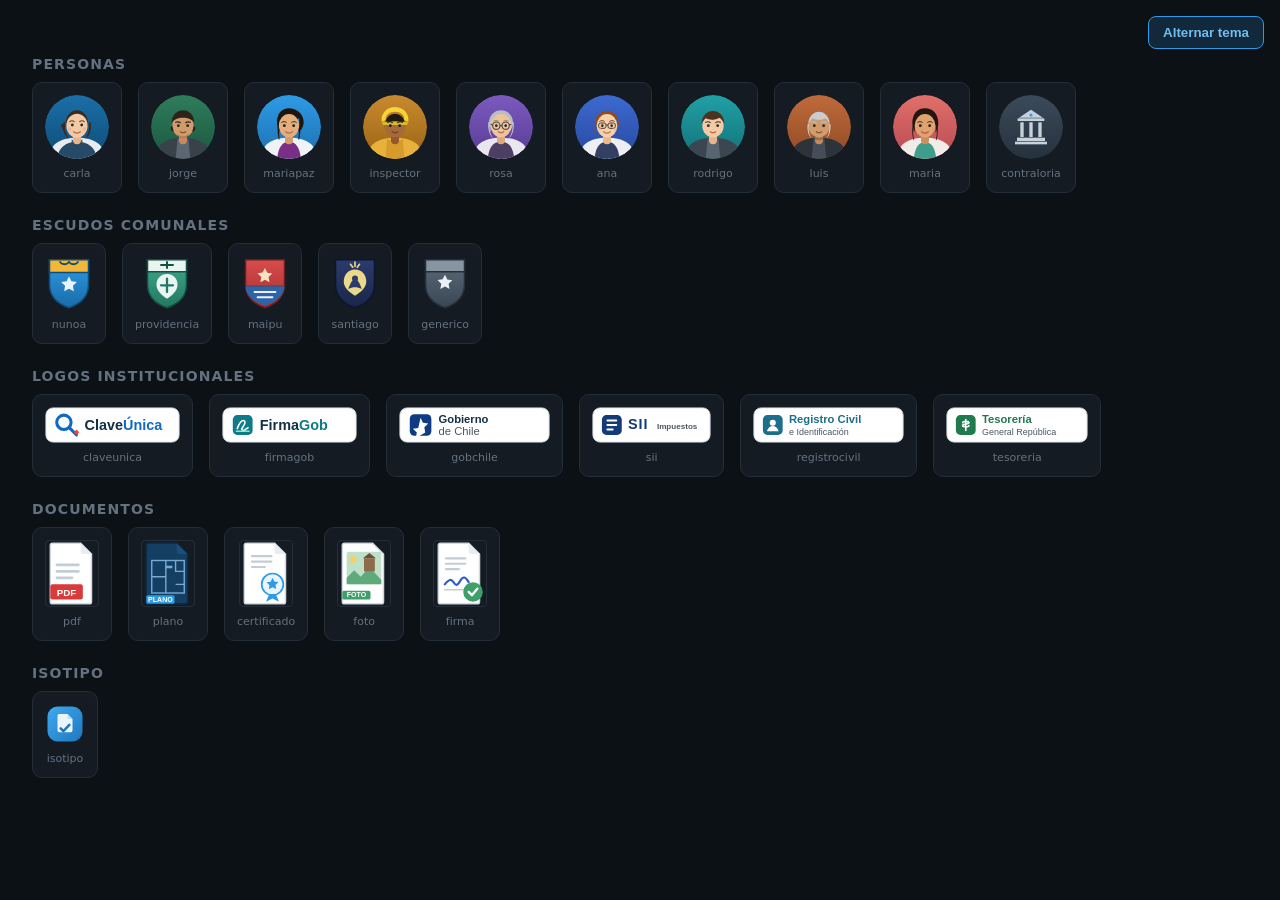
<file: assets/_preview.html>
<!doctype html><html lang="es"><head><meta charset="utf-8"><title>Assets</title>
<style>
body{background:#0C1116;color:#EAF0F5;font-family:system-ui;padding:24px}
body.light{background:#EEF1F5;color:#0C1116}
h2{margin:24px 0 10px;font-size:14px;text-transform:uppercase;letter-spacing:.08em;color:#647280}
.row{display:flex;flex-wrap:wrap;gap:16px;align-items:center}
.card{background:#141B22;border:1px solid #232E39;border-radius:10px;padding:12px;display:flex;flex-direction:column;align-items:center;gap:8px}
.light .card{background:#fff;border-color:#DDE3EA}
.card small{font-size:11px;color:#647280}
.people img{width:64px;height:64px;border-radius:50%}
.comuna img{width:48px;height:54px}
.gob img{height:36px}
.docs img{width:52px;height:65px;border:1px solid #232E39;border-radius:4px}
.brand img{width:40px;height:40px}
button{position:fixed;top:16px;right:16px;padding:8px 14px;border-radius:8px;border:1px solid #2E9BE6;background:#12283B;color:#6FBEF0;font-weight:700;cursor:pointer}
</style></head><body>
<button onclick="document.body.classList.toggle('light')">Alternar tema</button>
<h2>Personas</h2><div class="row people" id="people"></div>
<h2>Escudos comunales</h2><div class="row comuna" id="comuna"></div>
<h2>Logos institucionales</h2><div class="row gob" id="gob"></div>
<h2>Documentos</h2><div class="row docs" id="docs"></div>
<h2>Isotipo</h2><div class="row brand" id="brand"></div>
<script>
const S={people:['carla','jorge','mariapaz','inspector','rosa','ana','rodrigo','luis','maria','contraloria'],
comuna:['nunoa','providencia','maipu','santiago','generico'],
gob:['claveunica','firmagob','gobchile','sii','registrocivil','tesoreria'],
docs:['pdf','plano','certificado','foto','firma'],brand:['isotipo']};
const DIR={people:'people',comuna:'comunas',gob:'gob',docs:'docs',brand:'brand'};
for(const k in S){const el=document.getElementById(k);el.innerHTML=S[k].map(n=>
`<div class="card"><img src="${DIR[k]}/${n}.svg" alt="${n}"><small>${n}</small></div>`).join('');}
</script></body></html>
</file>
<file: tokens.css>
/* ============================================================
   Expediente Municipal — Design System
   Dirección C · "Sala de Control" — dark-first, dense, civic cyan accent.
   Re-hued to Chilean State (framework.digital.gob.cl): institutional blue-slate,
   status green/amber/red, light/dark themes. Token names preserved from v1.
   ============================================================ */
:root{
  /* ---- Canvas & surfaces (cool blue-slate, near-black) — DARK is default ---- */
  --bg:            #0C1116;
  --bg-2:          #0A0F14;
  --surface:       #141B22;
  --surface-2:     #19222B;
  --surface-raised:#1E2833;
  --overlay:       #22303C;
  --sidebar:       #101820;

  /* ---- Borders (hairline) ---- */
  --border:        #232E39;
  --border-strong: #2E3B47;
  --border-faint:  #1A222B;

  /* ---- Ink ---- */
  --text-1:        #EAF0F5;
  --text-2:        #9DAAB6;
  --text-3:        #647280;
  --text-on-brand: #04121C;

  /* ---- Brand / accent: civic cyan (Chilean State institutional blue, brightened for dark) ---- */
  --brand:         #2E9BE6;
  --brand-hover:   #47ABEE;
  --brand-active:  #2384CC;
  --brand-soft:    #12283B;
  --brand-ink:     #6FBEF0;
  --brand-glow:    rgba(46,155,230,.30);

  /* ---- Semantic ---- */
  --info:    #4C8DE0;  --info-soft:#0E1B2A;
  --warning: #E8A93E;  --warning-soft:#332610;
  --danger:  #E5484D;  --danger-soft:#331B1D;
  --success: #3DC98C;  --success-soft:#12301F;
  --amber:   #E8A93E;
  --orange:  #E8853D;

  /* ---- Status hues (trámite state machine) ---- */
  --st-ingresado: #4C8DE0;
  --st-revision:  #E8A93E;
  --st-observado: #E8853D;
  --st-resuelto:  #3DC98C;
  --st-rechazado: #E5484D;
  --st-archivado: #647280;

  /* ---- Chilean flag chip ---- */
  --cl-blue: #0039A6; --cl-red: #D52B1E;

  /* ---- Type: condensed institutional grotesque (ops-board voice) ---- */
  --font-ui: 'Bahnschrift','DIN Alternate','DIN Condensed','Oswald','Roboto Condensed',ui-sans-serif,system-ui,-apple-system,sans-serif;
  --font-mono: ui-monospace,'SF Mono','Cascadia Code',Menlo,Consolas,monospace;
  /* tramo denso (UI): 11→16 de uno en uno · tramo editorial: ×1.25 desde 20.
     14 y 15 cierran el hueco entre el cuerpo (13) y el título de bloque (16);
     se usaban ya en demo.html sin estar definidos → la declaración era inválida
     y esos textos heredaban 13px en silencio. */
  --fs-11:11px; --fs-12:12px; --fs-13:13px; --fs-14:14px; --fs-15:15px; --fs-16:16px; --fs-20:20px;
  --fs-25:25px; --fs-31:31px; --fs-39:39px; --fs-49:49px;

  /* ---- Space 4/8 ---- */
  --s-1:4px; --s-2:8px; --s-3:12px; --s-4:16px; --s-5:24px; --s-6:32px; --s-7:48px; --s-8:64px; --s-9:96px;

  /* ---- Radius ---- */
  --r-1:4px; --r-2:6px; --r-3:8px; --r-4:12px; --r-pill:999px;

  /* ---- Elevation ---- */
  --sh-sm: 0 1px 2px rgba(0,0,0,.4);
  --sh-md: 0 2px 6px rgba(0,0,0,.45), 0 8px 24px rgba(0,0,0,.35);
  --sh-lg: 0 8px 24px rgba(0,0,0,.5), 0 24px 60px rgba(0,0,0,.45);
  --glow:  0 0 40px var(--brand-glow);

  --ease: cubic-bezier(.16,1,.3,1);

  /* backdrop tint for modals (theme-aware) */
  --scrim: rgba(4,8,12,.72);
  --phone-frame:#05090D;
}

/* ============================================================ LIGHT THEME ======== */
html[data-theme="light"]{
  --bg:            #EEF1F5;
  --bg-2:          #FFFFFF;
  --surface:       #FFFFFF;
  --surface-2:     #F4F6F9;
  --surface-raised:#EAEEF3;
  --overlay:       #FFFFFF;
  --sidebar:       #F7F9FB;

  --border:        #DDE3EA;
  --border-strong: #C7D0DA;
  --border-faint:  #EAEEF3;

  --text-1:        #0C1116;
  --text-2:        #4B5763;
  --text-3:        #8794A1;
  --text-on-brand: #FFFFFF;

  /* institutional blue, deepened for AA contrast on white */
  --brand:         #0F74B8;
  --brand-hover:   #0C5E96;
  --brand-active:  #0A527F;
  --brand-soft:    #E1F0FB;
  --brand-ink:     #0F74B8;
  --brand-glow:    rgba(15,116,184,.20);

  --info:    #1E6FC4;  --info-soft:#E7F0FB;
  --warning: #B4791C;  --warning-soft:#FAF0DC;
  --danger:  #C43A3F;  --danger-soft:#FCECEC;
  --success: #1F9E6E;  --success-soft:#E1F5EC;
  --amber:   #B4791C;
  --orange:  #C6651F;

  --st-ingresado: #1E6FC4;
  --st-revision:  #B4791C;
  --st-observado: #C6651F;
  --st-resuelto:  #1F9E6E;
  --st-rechazado: #C43A3F;
  --st-archivado: #8794A1;

  --sh-sm: 0 1px 2px rgba(12,17,22,.05);
  --sh-md: 0 1px 3px rgba(12,17,22,.07), 0 4px 12px rgba(12,17,22,.07);
  --sh-lg: 0 4px 8px rgba(12,17,22,.08), 0 16px 32px rgba(12,17,22,.12);

  --scrim: rgba(24,32,44,.42);
  --phone-frame:#101923;
}

/* ============================================================ Reset ============ */
*{box-sizing:border-box;margin:0;padding:0}
html{-webkit-text-size-adjust:100%}
body{
  font-family:var(--font-ui);
  background:var(--bg);
  color:var(--text-1);
  font-size:var(--fs-13);
  line-height:1.5;
  -webkit-font-smoothing:antialiased;
  letter-spacing:.005em;
  transition:background .2s var(--ease),color .2s var(--ease);
}
a{color:inherit;text-decoration:none}
button{font-family:inherit;cursor:pointer}
svg{display:block}
::selection{background:var(--brand);color:var(--text-on-brand)}
h1,h2,h3,h4{line-height:1.15;letter-spacing:-.01em;font-weight:700}
:focus-visible{outline:2px solid var(--brand);outline-offset:2px;border-radius:var(--r-1)}
.tnum{font-variant-numeric:tabular-nums}
.mono{font-family:var(--font-mono)}

/* ============================================================ Top nav (shared) === */
.topnav{
  position:sticky;top:0;z-index:50;
  display:flex;align-items:center;gap:var(--s-5);
  height:52px;padding:0 var(--s-5);
  background:var(--bg-2);
  border-bottom:1px solid var(--border);
}
.brand{display:flex;align-items:center;gap:var(--s-2);font-weight:700;letter-spacing:.02em;color:var(--text-1);white-space:nowrap}
.brand .seal{width:22px;height:22px;color:var(--brand)}
.brand b{font-size:var(--fs-13)}
.brand small{color:var(--text-3);font-weight:400;font-size:var(--fs-11)}
/* Chilean flag chip (injected next to brand by app.js) */
.fv-flag{display:inline-flex;border-radius:2px;overflow:hidden;box-shadow:0 0 0 1px var(--border-strong);flex-shrink:0}
.topnav-links{display:flex;align-items:center;gap:2px;overflow-x:auto;flex:1;scrollbar-width:none}
.topnav-links::-webkit-scrollbar{display:none}
.topnav-links a{
  padding:6px 10px;border-radius:var(--r-2);
  color:var(--text-2);font-size:var(--fs-12);font-weight:500;white-space:nowrap;
  transition:background .15s var(--ease),color .15s var(--ease);
}
.topnav-links a:hover{background:var(--surface-2);color:var(--text-1)}
.topnav-links a.active{background:var(--brand-soft);color:var(--brand-ink)}
.topnav-right{display:flex;align-items:center;gap:var(--s-3);white-space:nowrap}

/* theme toggle (injected by app.js) */
.fv-theme{width:34px;height:34px;border-radius:var(--r-2);border:1px solid var(--border);background:var(--surface);color:var(--text-2);display:grid;place-items:center;flex-shrink:0;transition:.15s var(--ease)}
.fv-theme:hover{color:var(--brand-ink);border-color:var(--brand)}
.fv-theme svg{width:16px;height:16px}

/* municipality switcher */
.muni{
  display:flex;align-items:center;gap:var(--s-2);
  padding:5px 10px;border:1px solid var(--border);border-radius:var(--r-2);
  background:var(--surface);color:var(--text-1);font-size:var(--fs-12);font-weight:500;
  transition:border-color .15s var(--ease),background .15s var(--ease);
}
.muni:hover{border-color:var(--border-strong);background:var(--surface-2)}
.muni .dot{width:14px;height:14px;border-radius:var(--r-1);background:var(--brand);display:grid;place-items:center;color:var(--text-on-brand);font-size:9px;font-weight:700}
.muni svg{width:14px;height:14px;color:var(--text-3)}

/* ============================================================ App shell ========== */
.shell{display:grid;grid-template-columns:224px 1fr;min-height:calc(100vh - 52px)}
.side{
  background:var(--sidebar);border-right:1px solid var(--border);
  padding:var(--s-4) var(--s-3);display:flex;flex-direction:column;gap:var(--s-2);
  position:sticky;top:52px;height:calc(100vh - 52px);overflow-y:auto;
}
.side .grp{margin-top:var(--s-4)}
.side .grp:first-child{margin-top:0}
.side .grp-label{font-size:var(--fs-11);text-transform:uppercase;letter-spacing:.06em;color:var(--text-3);padding:0 8px var(--s-2);font-weight:600}
.nav-item{
  display:flex;align-items:center;gap:10px;height:32px;padding:0 10px;border-radius:var(--r-2);
  color:var(--text-2);font-size:var(--fs-13);font-weight:500;transition:background .15s var(--ease),color .15s var(--ease);
}
.nav-item svg{width:16px;height:16px;color:var(--text-3);flex-shrink:0}
.nav-item:hover{background:var(--surface-2);color:var(--text-1)}
.nav-item.active{background:var(--surface-raised);color:var(--text-1);box-shadow:inset 2px 0 0 var(--brand)}
.nav-item.active svg{color:var(--brand)}
.nav-item .count{margin-left:auto;font-size:var(--fs-11);color:var(--text-3);font-variant-numeric:tabular-nums}
.side .spacer{flex:1}
.side .acct{display:flex;align-items:center;gap:var(--s-2);padding:8px;border-top:1px solid var(--border);margin-top:var(--s-3)}
/* cabecera de municipalidad en el sidebar (inyectada por app.js; solo roles ligados a una comuna) */
.side-muni{display:flex;align-items:center;gap:10px;padding:6px 8px 12px;margin-bottom:2px;border-bottom:1px solid var(--border)}
.side-muni img{width:30px;height:34px;flex-shrink:0}
.side-muni .tx{min-width:0}
.side-muni .nm{font-size:var(--fs-12);font-weight:700;line-height:1.15;color:var(--text-1);white-space:normal;overflow-wrap:anywhere}
.side-muni .rg{font-size:var(--fs-11);color:var(--text-3);margin-top:1px}

.main{min-width:0;padding:var(--s-5) var(--s-6);max-width:1320px}
.main.narrow{max-width:920px}

/* page header */
.page-head{display:flex;align-items:flex-start;gap:var(--s-4);margin-bottom:var(--s-5)}
.page-head .titles{min-width:0}
.eyebrow{font-size:var(--fs-11);text-transform:uppercase;letter-spacing:.08em;color:var(--brand-ink);font-weight:600;margin-bottom:6px}
.page-head h1{font-size:var(--fs-25);color:var(--text-1)}
.page-head p{color:var(--text-2);font-size:var(--fs-13);margin-top:4px;max-width:70ch;text-wrap:pretty}
.page-head .actions{margin-left:auto;display:flex;gap:var(--s-2);flex-shrink:0}
.breadcrumb{display:flex;align-items:center;gap:8px;color:var(--text-3);font-size:var(--fs-12);margin-bottom:10px}
.breadcrumb a:hover{color:var(--text-1)}
.breadcrumb svg{width:12px;height:12px}

/* ============================================================ Buttons =========== */
.btn{
  display:inline-flex;align-items:center;justify-content:center;gap:8px;
  height:34px;padding:0 14px;border-radius:var(--r-2);border:1px solid transparent;
  font-size:var(--fs-13);font-weight:600;white-space:nowrap;letter-spacing:.01em;
  transition:transform .06s var(--ease),background .15s var(--ease),border-color .15s var(--ease);
}
.btn svg{width:16px;height:16px}
.btn:active{transform:scale(.975)}
.btn-primary{background:var(--brand);color:var(--text-on-brand)}
.btn-primary:hover{background:var(--brand-hover)}
.btn-secondary{background:var(--surface-2);color:var(--text-1);border-color:var(--border)}
.btn-secondary:hover{background:var(--surface-raised);border-color:var(--border-strong)}
.btn-ghost{background:transparent;color:var(--text-2)}
.btn-ghost:hover{background:var(--surface-2);color:var(--text-1)}
.btn-danger{background:var(--danger-soft);color:var(--danger);border-color:transparent}
.btn-danger:hover{background:var(--danger);color:#fff}
.btn-sm{height:28px;padding:0 10px;font-size:var(--fs-12)}
.btn:disabled{opacity:.45;cursor:not-allowed}
.btn.block{width:100%}
.kbd{font-family:var(--font-mono);font-size:10px;padding:1px 5px;border-radius:var(--r-1);background:var(--surface-raised);color:var(--text-2);margin-left:2px}

/* ============================================================ Cards ============= */
.card{background:var(--surface);border:1px solid var(--border);border-radius:var(--r-3);padding:var(--s-4);box-shadow:var(--sh-sm)}
.card.pad-lg{padding:var(--s-5)}
.card-head{display:flex;align-items:center;gap:var(--s-2);margin-bottom:var(--s-4)}
.card-head h3{font-size:var(--fs-13);font-weight:700;color:var(--text-1);text-transform:uppercase;letter-spacing:.03em}
.card-head .sub{font-size:var(--fs-11);color:var(--text-3)}
.card-head .actions{margin-left:auto;display:flex;gap:6px}

/* grid helpers */
.grid{display:grid;gap:var(--s-4)}
.g-2{grid-template-columns:repeat(2,1fr)}
.g-3{grid-template-columns:repeat(3,1fr)}
.g-4{grid-template-columns:repeat(4,1fr)}
.g-12{grid-template-columns:repeat(12,1fr)}
.col-4{grid-column:span 4}.col-5{grid-column:span 5}.col-6{grid-column:span 6}.col-7{grid-column:span 7}.col-8{grid-column:span 8}
.stack{display:flex;flex-direction:column;gap:var(--s-4)}
.row{display:flex;align-items:center;gap:var(--s-3)}
.wrap{flex-wrap:wrap}
.between{justify-content:space-between}
.mt-2{margin-top:var(--s-2)}.mt-4{margin-top:var(--s-4)}.mt-5{margin-top:var(--s-5)}

/* ============================================================ KPI tiles ========= */
.kpi{background:var(--surface);border:1px solid var(--border);border-radius:var(--r-3);padding:var(--s-4);box-shadow:var(--sh-sm)}
.kpi .lbl{font-size:var(--fs-11);text-transform:uppercase;letter-spacing:.06em;color:var(--text-2);font-weight:600}
.kpi .val{font-size:39px;font-weight:700;color:var(--text-1);margin-top:8px;font-variant-numeric:tabular-nums;letter-spacing:-.01em;line-height:1}
.kpi .delta{display:inline-flex;align-items:center;gap:4px;font-size:var(--fs-12);margin-top:8px;font-weight:600}
.kpi .delta.up{color:var(--success)}
.kpi .delta.down{color:var(--danger)}
.kpi .delta.warn{color:var(--warning)}
.kpi .foot{font-size:var(--fs-11);color:var(--text-3);margin-top:6px}
.kpi.accent{border-color:var(--brand);box-shadow:inset 0 0 0 1px var(--brand-soft)}
/* Datadog-style conditional flood: an at-risk tile floods red */
.kpi.flood-danger{background:var(--danger-soft);border-color:var(--danger)}
.kpi.flood-danger .lbl{color:var(--danger)}

/* ============================================================ Badges / glyphs ==== */
.badge{display:inline-flex;align-items:center;gap:6px;height:22px;padding:0 8px;border-radius:var(--r-pill);font-size:var(--fs-11);font-weight:600;letter-spacing:.02em;white-space:nowrap;flex-shrink:0}
.badge .g{width:8px;height:8px;border-radius:50%}
.badge.ingresado{background:var(--info-soft);color:#8FBEF2}.badge.ingresado .g{background:var(--st-ingresado)}
.badge.revision{background:var(--warning-soft);color:#F0C783}.badge.revision .g{background:var(--st-revision)}
.badge.observado{background:#2A1608;color:#F0A96E}.badge.observado .g{background:var(--st-observado)}
.badge.resuelto{background:var(--success-soft);color:#6FDDB0}.badge.resuelto .g{background:var(--st-resuelto)}
.badge.rechazado{background:var(--danger-soft);color:#F0999C}.badge.rechazado .g{background:var(--st-rechazado)}
.badge.archivado{background:var(--surface-raised);color:var(--text-2)}.badge.archivado .g{background:var(--st-archivado)}
.badge.neutral{background:var(--surface-raised);color:var(--text-2)}.badge.neutral .g{background:var(--text-3)}
.badge.brand{background:var(--brand-soft);color:var(--brand-ink)}.badge.brand .g{background:var(--brand)}
/* light-mode badge text: use the strong status hue on the pale tint */
html[data-theme="light"] .badge.ingresado{color:var(--st-ingresado)}
html[data-theme="light"] .badge.revision{color:var(--st-revision)}
html[data-theme="light"] .badge.observado{background:#FBEBDD;color:var(--st-observado)}
html[data-theme="light"] .badge.resuelto{color:var(--st-resuelto)}
html[data-theme="light"] .badge.rechazado{color:var(--st-rechazado)}

.chip{display:inline-flex;align-items:center;gap:6px;height:24px;padding:0 8px;border:1px solid var(--border);border-radius:var(--r-1);background:var(--surface-2);color:var(--text-2);font-size:var(--fs-12);font-weight:500}
.chip .dot{width:8px;height:8px;border-radius:50%}
.code{font-family:var(--font-mono);font-size:var(--fs-12);background:var(--surface-raised);color:var(--brand-ink);padding:2px 6px;border-radius:var(--r-1)}
html[data-theme="light"] .code{color:var(--text-1)}

/* priority bars */
.prio{display:inline-flex;align-items:flex-end;gap:2px;height:12px}
.prio i{width:3px;background:var(--text-3);border-radius:1px}
.prio i:nth-child(1){height:5px}.prio i:nth-child(2){height:8px}.prio i:nth-child(3){height:12px}
.prio.high i{background:var(--warning)}
.prio.urgent i{background:var(--danger)}
.prio.low i:nth-child(2),.prio.low i:nth-child(3){background:var(--text-3);opacity:.4}

/* status glyph */
.glyph{width:15px;height:15px;flex-shrink:0}

/* avatars */
.avatar{width:22px;height:22px;border-radius:50%;display:grid;place-items:center;font-size:10px;font-weight:700;color:#0A0C0B;flex-shrink:0}
.avatar.sm{width:18px;height:18px;font-size:9px}
.avatar.lg{width:32px;height:32px;font-size:12px}
.av-a{background:#5FA8DE}.av-b{background:#E0A23D}.av-c{background:#9AA6C9}.av-d{background:#E08B8B}.av-e{background:#4FC3C0}.av-f{background:#B49AC9}
/* miniatura de documento (assets/docs/*.svg) */
.doc-thumb{width:34px;height:42px;border-radius:3px;flex-shrink:0;box-shadow:var(--sh-sm);background:#fff}
/* escudo comunal inline (listas de municipios) */
.crest-sm{width:30px;height:34px;flex-shrink:0}
.crest-md{width:40px;height:45px;flex-shrink:0}

/* ============================================================ Tables / lists ==== */
.toolbar{display:flex;align-items:center;gap:var(--s-2);margin-bottom:var(--s-3);flex-wrap:wrap}
.toolbar .grow{flex:1}
.search{display:flex;align-items:center;gap:8px;height:32px;padding:0 10px;background:var(--surface);border:1px solid var(--border);border-radius:var(--r-2);min-width:220px}
.search svg{width:14px;height:14px;color:var(--text-3)}
.search input{background:transparent;border:0;color:var(--text-1);font-size:var(--fs-13);width:100%;outline:none;font-family:inherit}
.search input::placeholder{color:var(--text-3)}
.seg{display:inline-flex;background:var(--surface);border:1px solid var(--border);border-radius:var(--r-2);padding:2px}
.seg button{height:26px;padding:0 12px;border:0;background:transparent;color:var(--text-2);font-size:var(--fs-12);font-weight:600;border-radius:var(--r-1);transition:.15s var(--ease)}
.seg button.on{background:var(--brand);color:var(--text-on-brand)}
.seg button:hover:not(.on){color:var(--text-1)}

.list{border:1px solid var(--border);border-radius:var(--r-3);overflow:hidden;background:var(--surface);box-shadow:var(--sh-sm)}
.group-head{display:flex;align-items:center;gap:8px;height:36px;padding:0 var(--s-4);background:var(--surface-2);border-bottom:1px solid var(--border);font-size:var(--fs-12);font-weight:600;color:var(--text-2);cursor:pointer;user-select:none}
.group-head .cnt{color:var(--text-3)}
.group-head .chev{margin-left:auto;transition:transform .2s var(--ease);color:var(--text-3)}
.group-head.collapsed .chev{transform:rotate(-90deg)}
.trow{display:flex;align-items:center;gap:12px;height:44px;padding:0 var(--s-4);border-bottom:1px solid var(--border-faint);transition:background .12s var(--ease)}
.trow:last-child{border-bottom:0}
.trow:hover{background:var(--surface-2)}
.trow .id{font-family:var(--font-mono);font-size:var(--fs-12);color:var(--text-3);width:96px;flex-shrink:0}
.trow .ttl{color:var(--text-1);font-size:var(--fs-13);font-weight:500;flex:1;min-width:0;overflow:hidden;text-overflow:ellipsis;white-space:nowrap}
.trow .meta{display:flex;align-items:center;gap:14px;flex-shrink:0}
.trow .date{color:var(--text-3);font-size:var(--fs-12);width:64px;text-align:right;font-variant-numeric:tabular-nums}
.trow.collapsed{display:none}

/* ============================================================ Activity feed ===== */
.feed{display:flex;flex-direction:column}
.fitem{display:flex;gap:12px;padding:12px 0;border-bottom:1px solid var(--border-faint)}
.fitem:last-child{border-bottom:0}
.fitem .rail{display:flex;flex-direction:column;align-items:center;gap:4px}
.fitem .tick{width:22px;height:22px;border-radius:50%;background:var(--surface-raised);display:grid;place-items:center;color:var(--text-2)}
.fitem .tick svg{width:13px;height:13px}
.fitem .tick.brand{background:var(--brand-soft);color:var(--brand-ink)}
.fitem .line{flex:1;width:1px;background:var(--border)}
.fitem .body{padding-bottom:4px;flex:1}
.fitem .body .top{font-size:var(--fs-13);color:var(--text-1)}
.fitem .body .top b{font-weight:700}
.fitem .body .time{font-size:var(--fs-11);color:var(--text-3);margin-top:2px}
.fitem .body .hash{font-family:var(--font-mono);font-size:10px;color:var(--text-3);margin-top:4px;word-break:break-all}

/* ============================================================ Inputs / forms ==== */
.field{display:flex;flex-direction:column;gap:6px;margin-bottom:var(--s-4)}
.field label{font-size:var(--fs-13);font-weight:600;color:var(--text-1)}
.field .help{font-size:var(--fs-12);color:var(--text-3)}
.field .opt{color:var(--text-3);font-weight:400}
.input{height:38px;padding:0 12px;background:var(--surface);border:1px solid var(--border);border-radius:var(--r-2);color:var(--text-1);font-size:var(--fs-13);font-family:inherit;outline:none;transition:border-color .15s var(--ease),box-shadow .15s var(--ease);width:100%}
.input::placeholder{color:var(--text-3)}
.input:focus{border-color:var(--brand);box-shadow:0 0 0 3px var(--brand-soft)}
.input.err{border-color:var(--danger)}
.field .msg{display:none;align-items:center;gap:6px;font-size:var(--fs-12);color:var(--danger)}
.field.invalid .msg{display:flex}
.field.invalid .input{border-color:var(--danger)}

/* toggle switch */
.switch{position:relative;width:36px;height:20px;border-radius:var(--r-pill);background:var(--surface-raised);border:1px solid var(--border);cursor:pointer;transition:background .2s var(--ease),border-color .2s var(--ease);flex-shrink:0}
.switch::after{content:"";position:absolute;top:2px;left:2px;width:14px;height:14px;border-radius:50%;background:var(--text-2);transition:transform .2s var(--ease),background .2s var(--ease)}
.switch.on{background:var(--brand);border-color:var(--brand)}
.switch.on::after{transform:translateX(16px);background:var(--text-on-brand)}

/* ============================================================ Banners / alerts == */
.banner{display:flex;align-items:flex-start;gap:12px;padding:12px 14px;border-radius:var(--r-3);border:1px solid var(--border);font-size:var(--fs-13);white-space:normal}
.banner svg{width:18px;height:18px;flex-shrink:0;margin-top:1px}
.banner .b-body{flex:1;min-width:0;overflow-wrap:anywhere}
.banner .b-body b{font-weight:700}
.banner .b-body p{color:var(--text-2);margin-top:2px}
.banner.warn{background:var(--warning-soft);border-color:color-mix(in srgb,var(--warning) 40%,transparent)}.banner.warn svg{color:var(--warning)}
.banner.danger{background:var(--danger-soft);border-color:color-mix(in srgb,var(--danger) 40%,transparent)}.banner.danger svg{color:var(--danger)}
.banner.info{background:var(--info-soft);border-color:color-mix(in srgb,var(--info) 40%,transparent)}.banner.info svg{color:var(--info)}
.banner.brand{background:var(--brand-soft);border-color:color-mix(in srgb,var(--brand) 40%,transparent)}.banner.brand svg{color:var(--brand)}

/* ============================================================ Modal ============= */
.modal-bg{position:fixed;inset:0;background:var(--scrim);backdrop-filter:blur(3px);display:none;place-items:center;z-index:100;padding:var(--s-4)}
.modal-bg.open{display:grid}
.modal{background:var(--surface);border:1px solid var(--border-strong);border-radius:var(--r-4);box-shadow:var(--sh-lg);width:100%;max-width:440px;overflow:hidden;animation:pop .25s var(--ease)}
.modal.wide{max-width:560px}
@keyframes pop{from{transform:translateY(8px) scale(.98);opacity:0}to{transform:none;opacity:1}}
.modal-head{display:flex;align-items:center;gap:10px;padding:var(--s-4);border-bottom:1px solid var(--border)}
.modal-head h3{font-size:var(--fs-16);font-weight:700}
.modal-head .x{margin-left:auto;color:var(--text-3);background:transparent;border:0;padding:4px;border-radius:var(--r-1)}
.modal-head .x:hover{color:var(--text-1);background:var(--surface-2)}
.modal-body{padding:var(--s-4)}
.modal-foot{display:flex;gap:8px;justify-content:flex-end;padding:var(--s-4);border-top:1px solid var(--border);background:var(--surface-2)}

/* ============================================================ Toast ============= */
.toast{position:fixed;bottom:20px;left:50%;transform:translateX(-50%) translateY(20px);opacity:0;pointer-events:none;background:var(--overlay);border:1px solid var(--border-strong);border-radius:var(--r-3);padding:10px 16px;box-shadow:var(--sh-lg);display:flex;align-items:center;gap:10px;font-size:var(--fs-13);z-index:120;transition:transform .3s var(--ease),opacity .3s var(--ease)}
.toast.show{transform:translateX(-50%);opacity:1}
.toast svg{width:16px;height:16px;color:var(--brand)}

/* meta rows (detail sidebar) */
.meta-row{display:flex;align-items:center;gap:10px;padding:9px 0;border-bottom:1px solid var(--border-faint)}
.meta-row:last-child{border-bottom:0}
.meta-row .k{font-size:var(--fs-12);color:var(--text-3);width:96px;flex-shrink:0}
.meta-row .v{font-size:var(--fs-13);color:var(--text-1);font-weight:500;flex:1}

/* progress / timeline steps */
.steps{display:flex;align-items:center;gap:0;margin:var(--s-2) 0}
.step{display:flex;align-items:center;flex:1}
.step .node{width:26px;height:26px;border-radius:50%;display:grid;place-items:center;border:1.5px solid var(--border-strong);background:var(--surface);color:var(--text-3);font-size:var(--fs-11);font-weight:700;flex-shrink:0}
.step .bar{flex:1;height:2px;background:var(--border-strong)}
.step.done .node{background:var(--brand);border-color:var(--brand);color:var(--text-on-brand)}
.step.done .bar{background:var(--brand)}
.step.current .node{border-color:var(--brand);color:var(--brand-ink);box-shadow:0 0 0 3px var(--brand-soft)}
.step-labels{display:flex;margin-top:6px}
.step-labels span{flex:1;font-size:var(--fs-11);color:var(--text-3);text-align:center}
.step-labels span.on{color:var(--text-1);font-weight:600}

/* generic helpers */
.muted{color:var(--text-2)}.dim{color:var(--text-3)}
.tiny{font-size:var(--fs-11)}
.sep{height:1px;background:var(--border);margin:var(--s-4) 0}
.pill-tab{display:inline-flex;gap:2px;border-bottom:1px solid var(--border);margin-bottom:var(--s-4)}
.pill-tab button{background:transparent;border:0;padding:8px 12px;color:var(--text-2);font-size:var(--fs-13);font-weight:600;border-bottom:2px solid transparent;margin-bottom:-1px;transition:.15s var(--ease)}
.pill-tab button.on{color:var(--text-1);border-bottom-color:var(--brand)}
.pill-tab button:hover:not(.on){color:var(--text-1)}
.hide{display:none!important}

/* ============================================================ Mobile frame ====== */
.device-wrap{display:flex;gap:var(--s-7);align-items:flex-start;flex-wrap:wrap;justify-content:center}
.phone{width:340px;height:720px;background:var(--bg-2);border:8px solid var(--phone-frame);border-radius:38px;box-shadow:var(--sh-lg),0 0 0 1px var(--border-strong);overflow:hidden;position:relative;display:flex;flex-direction:column;flex-shrink:0}
.phone .notch{position:absolute;top:0;left:50%;transform:translateX(-50%);width:120px;height:24px;background:var(--phone-frame);border-radius:0 0 14px 14px;z-index:5}
.ph-top{height:44px;display:flex;align-items:center;gap:8px;padding:0 16px;padding-top:8px;border-bottom:1px solid var(--border);flex-shrink:0}
.ph-top .t{font-weight:700;font-size:var(--fs-13)}
.ph-body{flex:1;overflow-y:auto;padding:14px}
.ph-tabbar{height:56px;border-top:1px solid var(--border);display:flex;background:var(--bg-2);flex-shrink:0}
.ph-tabbar button{flex:1;background:transparent;border:0;display:flex;flex-direction:column;align-items:center;justify-content:center;gap:3px;color:var(--text-3);font-size:9px;font-weight:600}
.ph-tabbar button svg{width:20px;height:20px}
.ph-tabbar button.on{color:var(--brand)}
.ph-card{background:var(--surface);border:1px solid var(--border);border-radius:var(--r-3);padding:12px;margin-bottom:10px}
.fab{position:absolute;bottom:72px;right:16px;width:48px;height:48px;border-radius:50%;background:var(--brand);color:var(--text-on-brand);border:0;display:grid;place-items:center;box-shadow:var(--sh-md),var(--glow);z-index:6}
.fab svg{width:22px;height:22px}
.device-note{max-width:280px}
.device-note h4{font-size:var(--fs-13);margin-bottom:6px;display:flex;align-items:center;gap:8px}
.device-note h4 .n{width:20px;height:20px;border-radius:50%;background:var(--brand-soft);color:var(--brand-ink);display:grid;place-items:center;font-size:var(--fs-11);font-weight:700}
.device-note p{font-size:var(--fs-12);color:var(--text-2);margin-bottom:14px;text-wrap:pretty}

/* charts */
.bar-track{height:8px;background:var(--surface-raised);border-radius:var(--r-pill);overflow:hidden}
.bar-fill{height:100%;background:var(--brand);border-radius:var(--r-pill)}

/* responsive */
@media(max-width:1100px){
  .g-4{grid-template-columns:repeat(2,1fr)}
  .col-4,.col-5,.col-6,.col-7,.col-8{grid-column:span 12}
  .g-3{grid-template-columns:repeat(2,1fr)}
}
@media(max-width:860px){
  .shell{grid-template-columns:1fr}
  .side{display:none}
  .main{padding:var(--s-4)}
  .g-2,.g-3,.g-4{grid-template-columns:1fr}
  .page-head{flex-wrap:wrap}
  .page-head .actions{margin-left:0;width:100%}
  .trow .id{width:auto}
  .trow .date{display:none}
  html,body{overflow-x:clip}
  .shell{min-width:0}
  .main{min-width:0}
  #dtwrap,.dtwrap,.tablewrap{overflow-x:auto;-webkit-overflow-scrolling:touch}
  .pill-tab{display:flex;max-width:100%;overflow-x:auto;flex-wrap:nowrap;scrollbar-width:none}
  .pill-tab::-webkit-scrollbar{display:none}
  .pill-tab button{white-space:nowrap;flex-shrink:0}
  .seg{max-width:100%;overflow-x:auto;scrollbar-width:none}
}
@media(max-width:640px){
  .topnav{gap:var(--s-2);padding:0 var(--s-2)}
  .topnav .topnav-right{gap:var(--s-2)}
  .topnav .topnav-links{min-width:0}
  .topnav .brand{gap:6px}
  .topnav .brand small{display:none}
  .topnav .fv-role-btn .who{display:none}
  .topnav .fv-role-btn{padding:0 6px;gap:4px}
  .topnav .fv-help,.topnav .fv-theme{width:30px;height:30px}
  .topnav .muni{padding:5px 8px}
  .topnav .fv-flag{display:none}
}
@media(max-width:560px){
  .brand b{display:none}
}

/* ---- Placa para logos OFICIALES del Estado (consistente en claro y oscuro) ----
   Los logos oficiales vienen transparentes/color; la placa blanca los hace legibles
   sobre cualquier fondo. FirmaGob es blanco → placa oscura (.dk). */
.gplate{background:#fff;border-radius:8px;display:inline-flex;align-items:center;justify-content:center;padding:7px 12px;box-shadow:var(--sh-sm);flex-shrink:0}
.gplate img{height:22px;width:auto;max-width:130px;object-fit:contain;display:block}
.gplate.sm{padding:5px 9px}
.gplate.sm img{height:18px}
.gplate.dk{background:#0c2c58}
</file>
